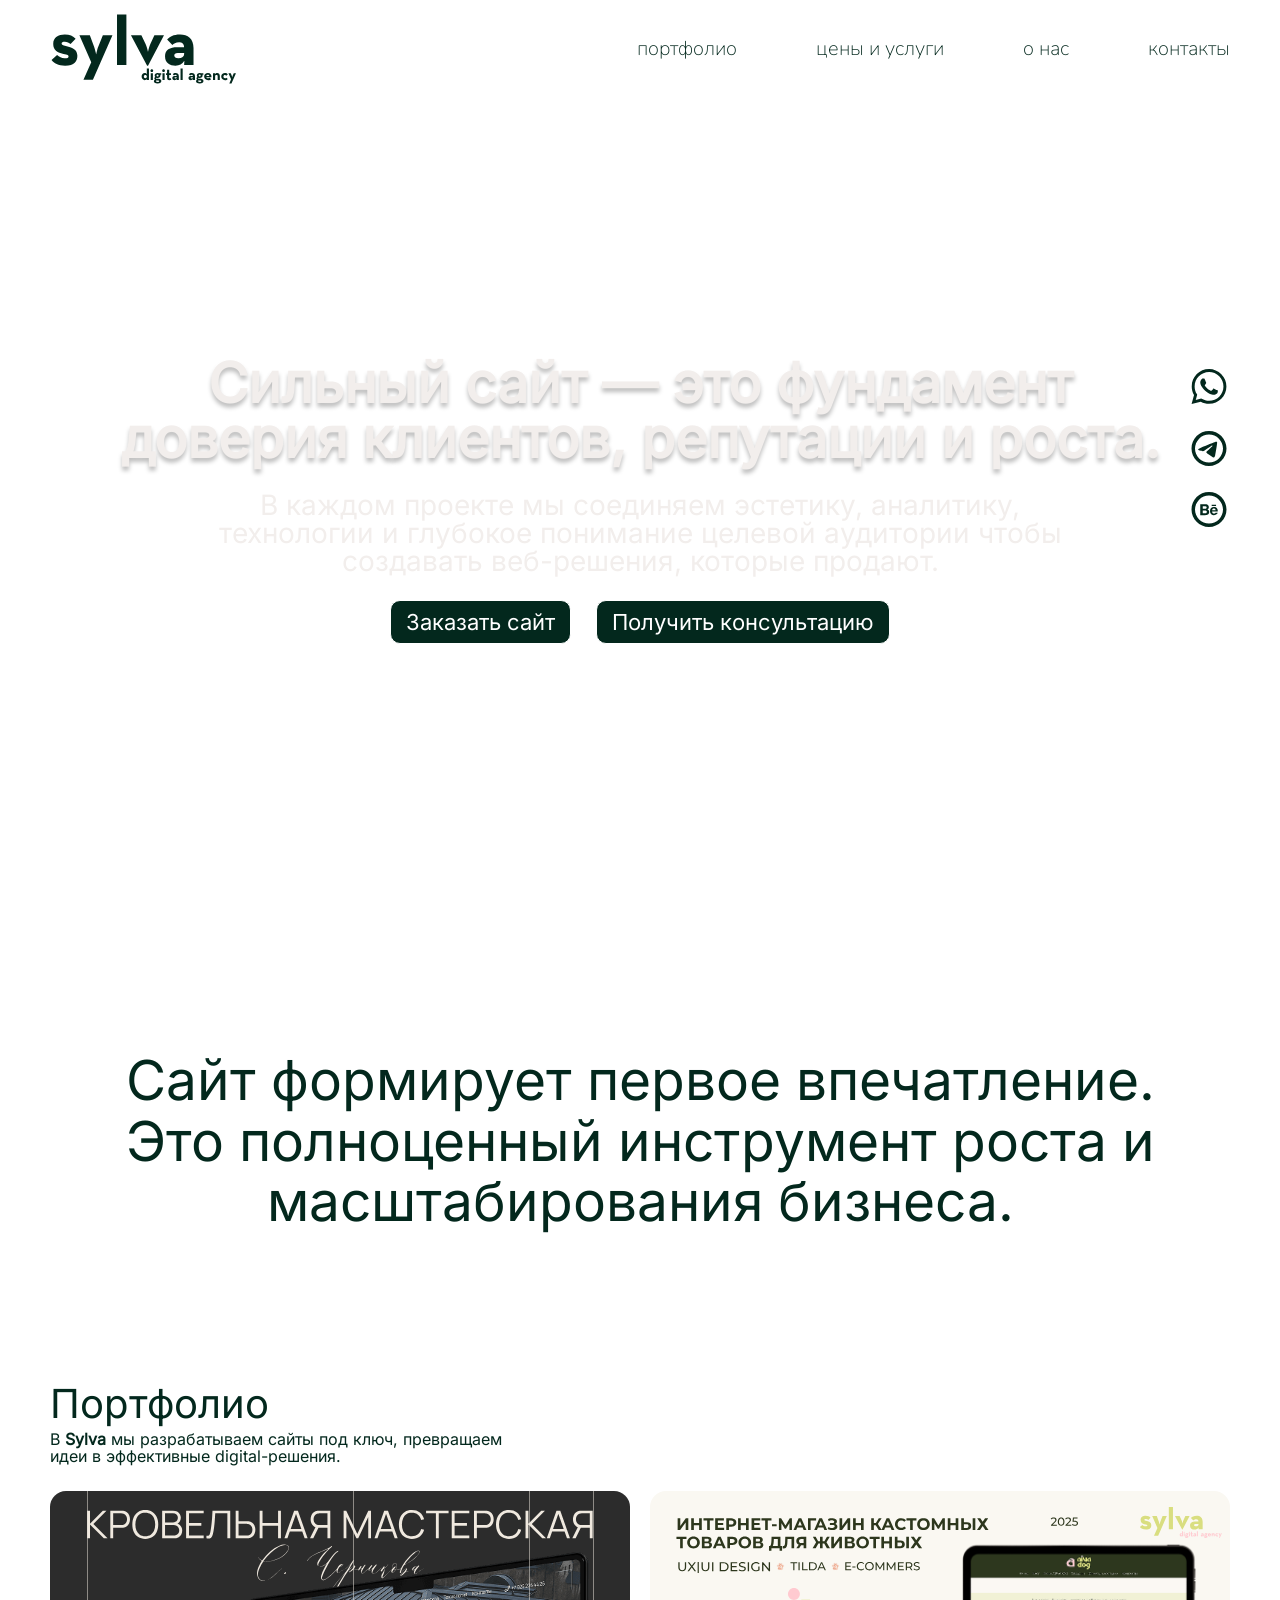
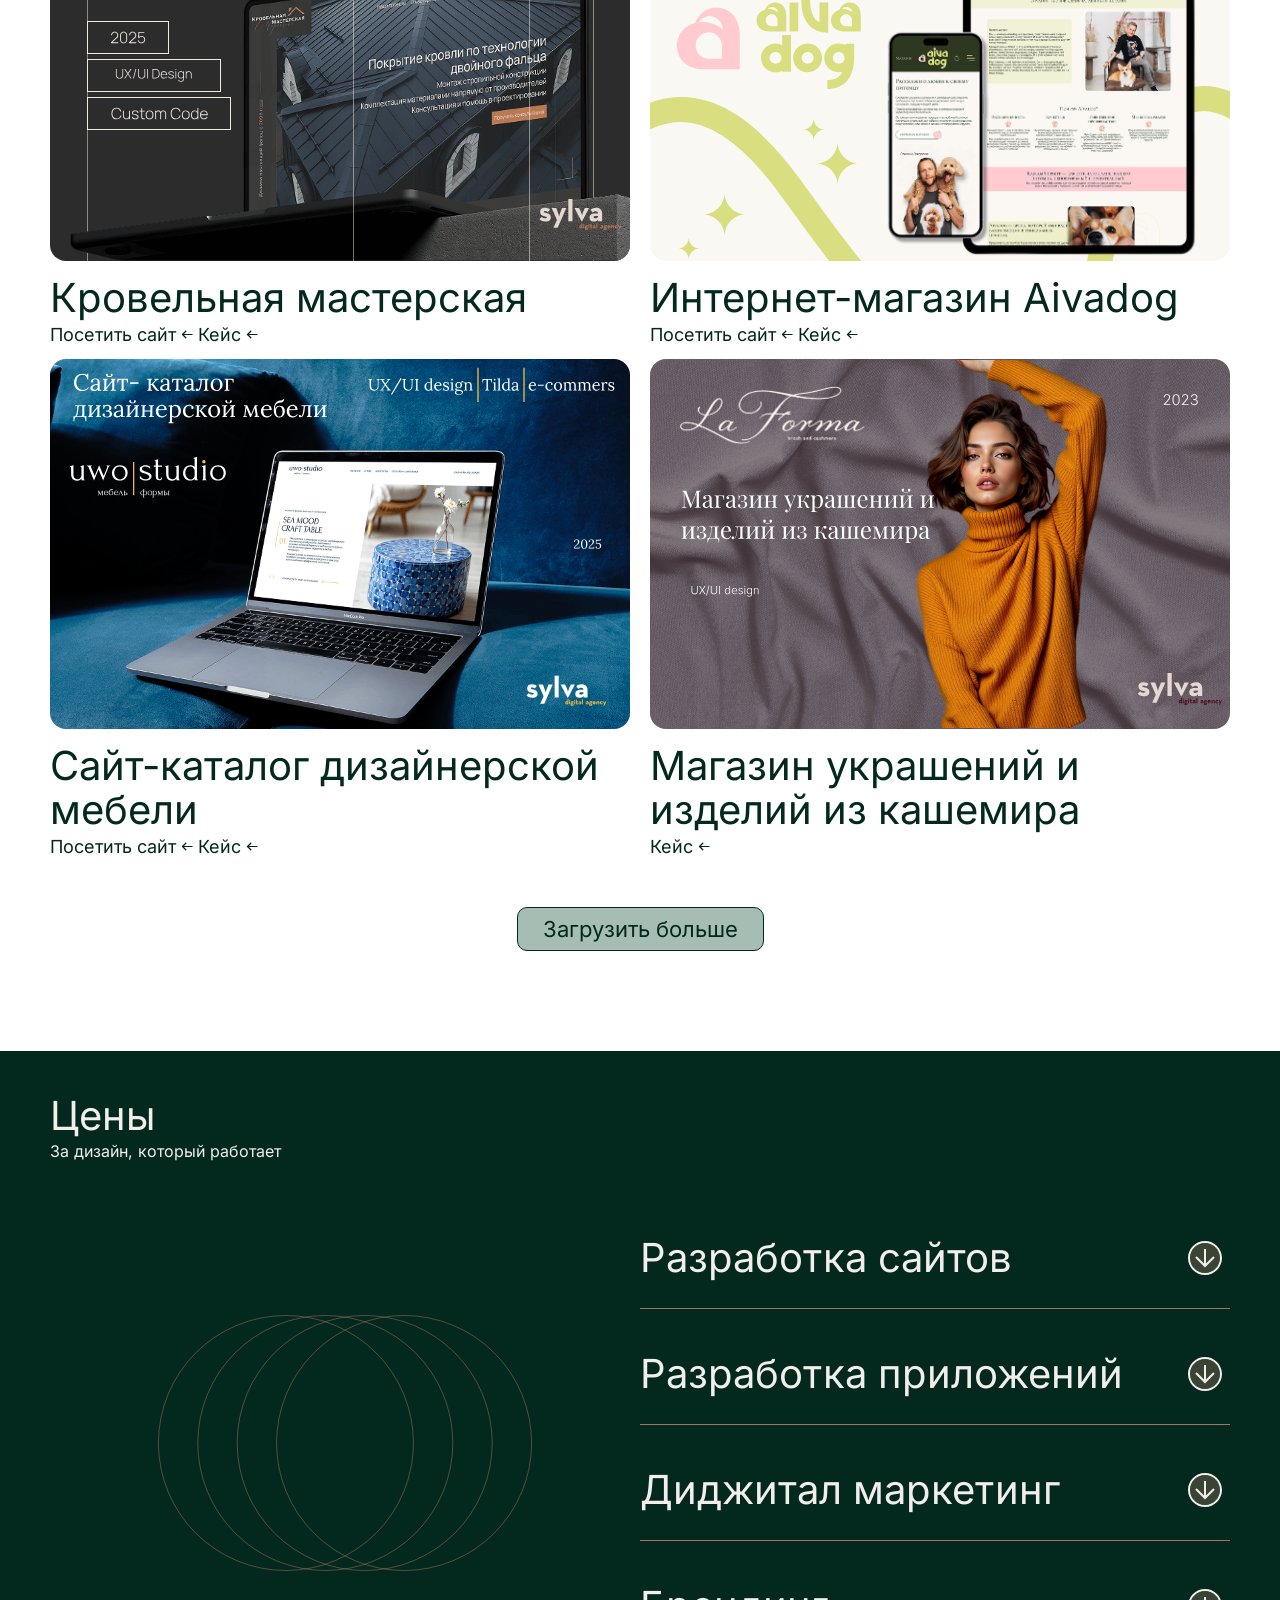
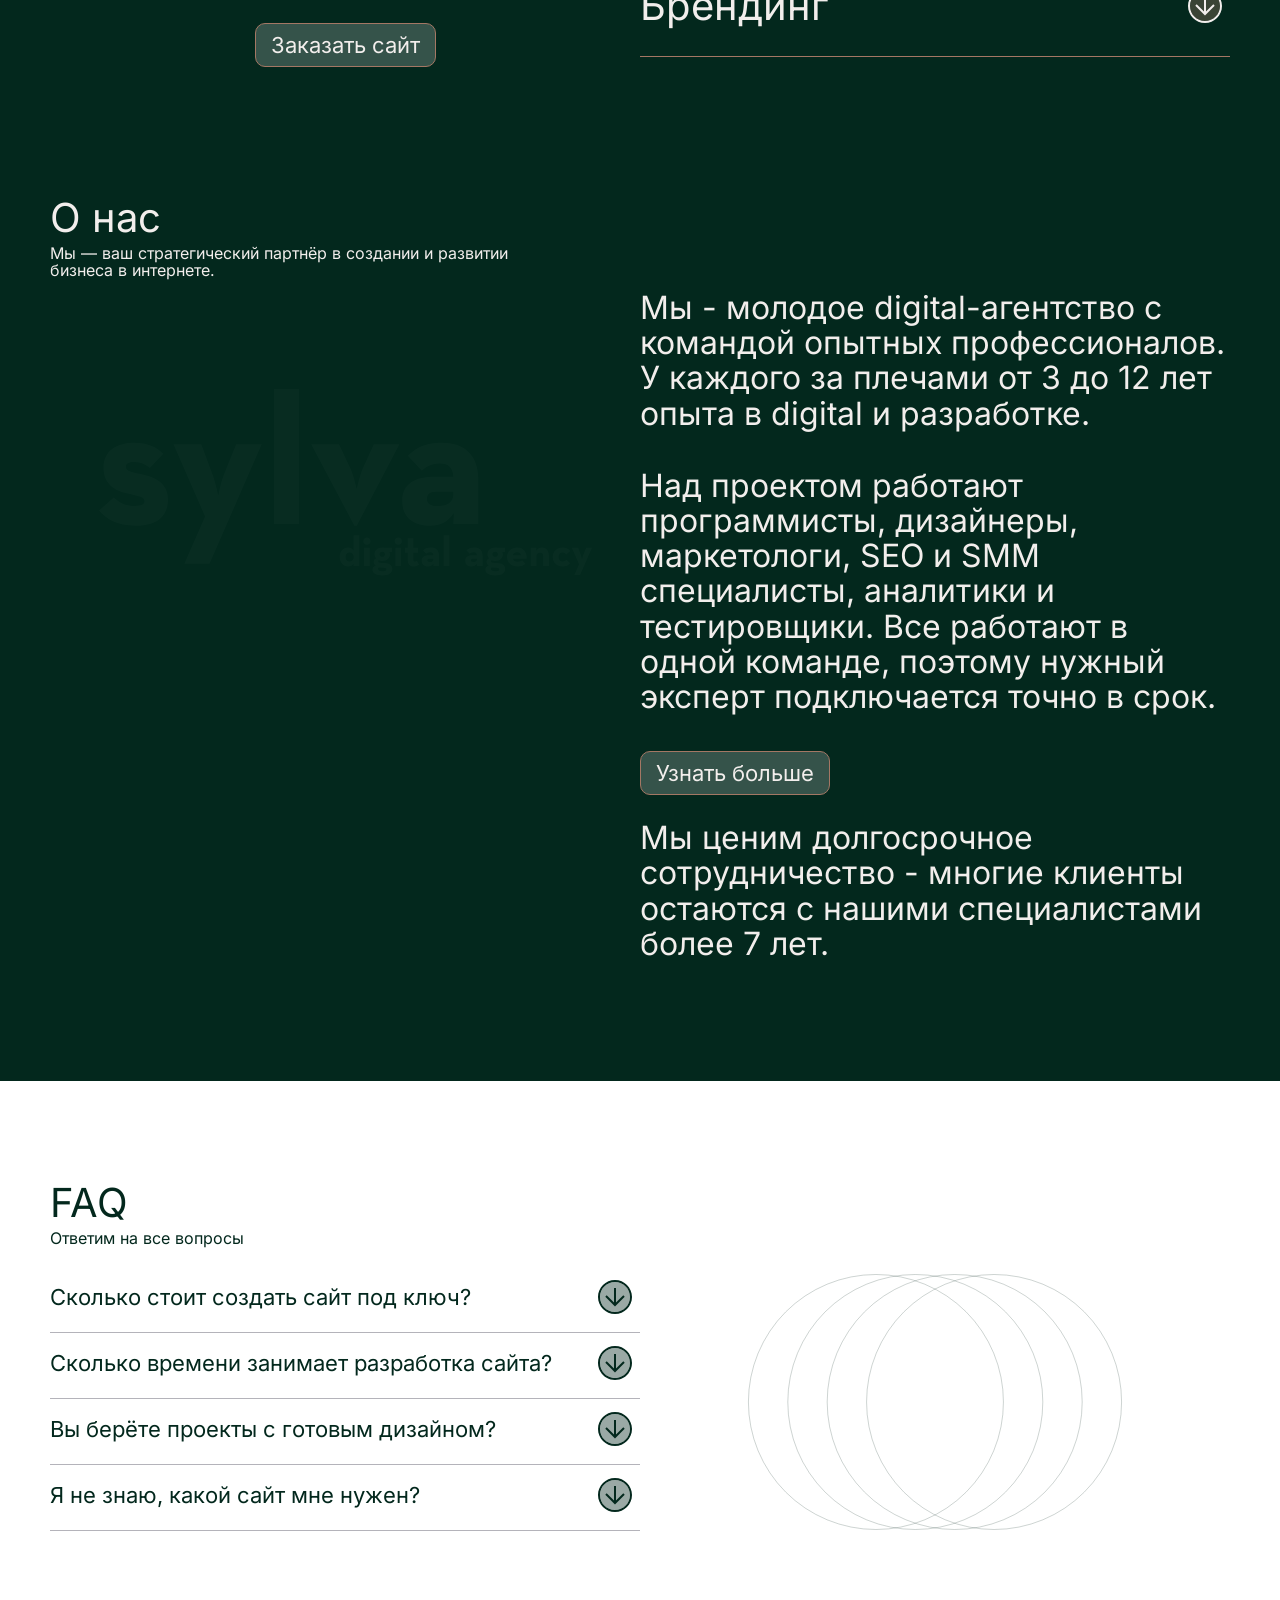
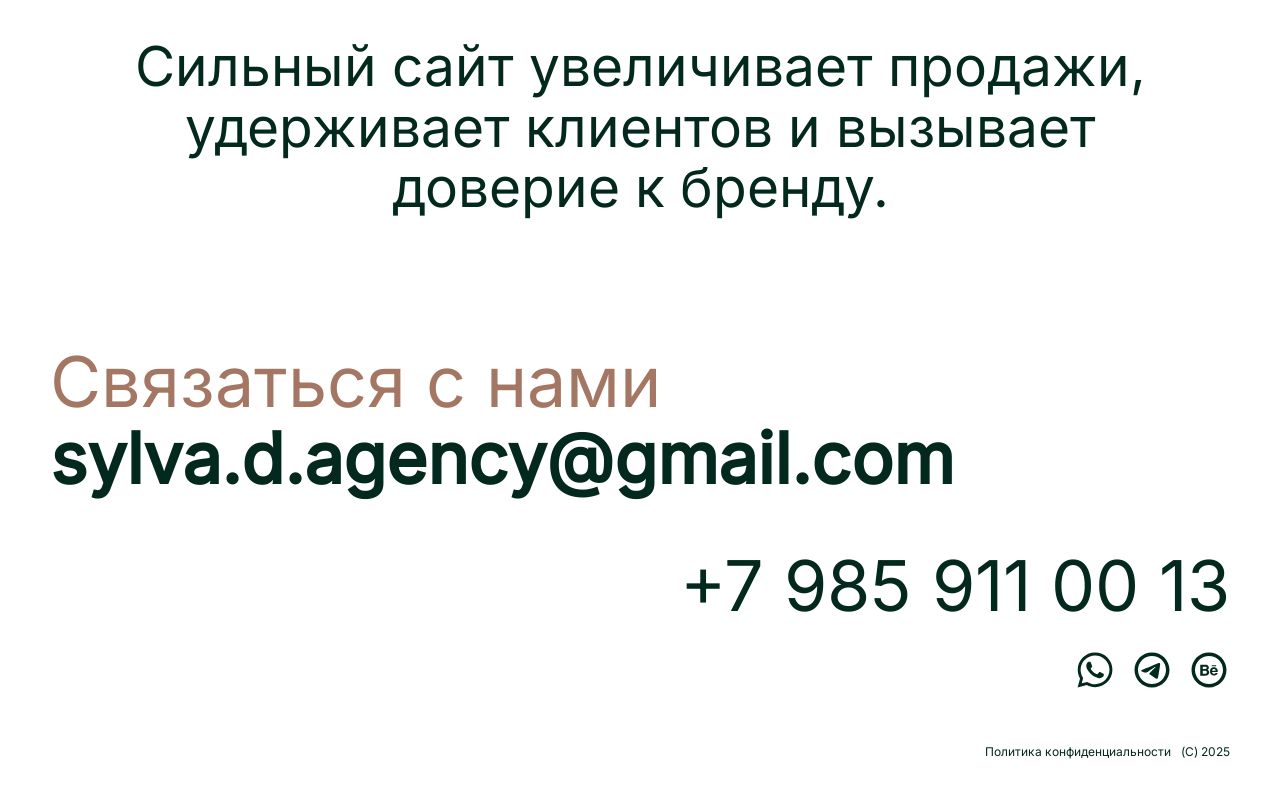
<file: index.html>
<!DOCTYPE html>
<html lang="ru">

<head>
    <meta charset="UTF-8">
    <meta name="viewport" content="width=device-width, initial-scale=1.0">
    <meta http-equiv="X-UA-Compatible" content="IE=edge">

    <!-- SEO Meta Tags -->
    <title>Sylva Digital Agency - Разработка сайтов и цифровых решений</title>
    <meta name="description"
        content="Digital агентство Sylva - создаем цифровые продукты, которые ежедневно пользуются миллионы людей по всему миру. Разработка сайтов, приложений, брендинг.">
    <meta name="keywords" content="digital agency, веб-разработка, дизайн, брендинг, создание сайтов">
    <meta name="author" content="Sylva Digital Agency">

    <!-- Open Graph / Facebook -->
    <!-- <meta property="og:type" content="website">
    <meta property="og:url" content="https://sylva.agency/">
    <meta property="og:title" content="Sylva Digital Agency - Разработка сайтов и цифровых решений">
    <meta property="og:description" content="Digital агентство Sylva - создаем цифровые продукты для вашего бизнеса">
    <meta property="og:image" content="/images/og-image.jpg"> -->

    <!-- Twitter -->
    <!-- <meta property="twitter:card" content="summary_large_image">
    <meta property="twitter:url" content="https://sylva.agency/">
    <meta property="twitter:title" content="Sylva Digital Agency">
    <meta property="twitter:description"
        content="Digital агентство Sylva - создаем цифровые продукты для вашего бизнеса">
    <meta property="twitter:image" content="/images/twitter-image.jpg"> -->

    <!-- Favicon -->
    <link rel="icon" type="image/x-icon" href="/assets/favicon.ico">
    <!-- <link rel="apple-touch-icon" sizes="180x180" href="/apple-touch-icon.png"> -->

    <!-- Critical CSS (только для первого экрана) -->
    <link rel="stylesheet" href="/css/critical.css">
    <link rel="stylesheet" href="/css/main.css">
    <link rel="stylesheet" href="/css/footer.css">
    <!-- Pre важных ресурсов -->
    <!-- <link rel="pre" href="/fonts/main-font.woff2" as="font" type="font/woff2" crossorigin> -->

    <!-- Остальные стили загружаются асинхронно -->
    <link rel="pre" href="/css/main.css" as="style" on="this.on=null;this.rel='stylesheet'">
    <noscript>
        <link rel="stylesheet" href="/css/main.css">
    </noscript>

<!-- Yandex.Metrika counter -->
<script type="text/javascript">
    (function(m,e,t,r,i,k,a){
        m[i]=m[i]||function(){(m[i].a=m[i].a||[]).push(arguments)};
        m[i].l=1*new Date();
        for (var j = 0; j < document.scripts.length; j++) {if (document.scripts[j].src === r) { return; }}
        k=e.createElement(t),a=e.getElementsByTagName(t)[0],k.async=1,k.src=r,a.parentNode.insertBefore(k,a)
    })(window, document,'script','https://mc.yandex.ru/metrika/tag.js?id=104167424', 'ym');

    ym(104167424, 'init', {ssr:true, webvisor:true, clickmap:true, accurateTrackBounce:true, trackLinks:true});
</script>
<noscript><div><img src="https://mc.yandex.ru/watch/104167424" style="position:absolute; left:-9999px;" alt="" /></div></noscript>
<!-- /Yandex.Metrika counter -->

</head>

<body>
    <!-- Coming Soon Overlay - просто удалите этот div когда не нужен -->
    <!-- <div class="coming-soon-overlay" id="comingSoon">
        <div class="coming-soon-content">
            <h1 class="coming-soon-title">Coming Soon</h1>
            <p class="coming-soon-subtitle">Сайт скоро будет доступен</p>
        </div>
        <button class="close-btn" onclick="hideComing()">войти</button>
    </div> -->
    <!-- Cookie Notice -->
    <div class="cookie-notice" id="cookieNotice" role="dialog" aria-label="Уведомление о cookies" hidden>
        <div class="cookie-notice__content">
            <p class="cookie-notice__text">
                Мы используем cookies, чтобы улучшить работу сайта и анализировать поведение пользователей.
                Продолжая пользоваться сайтом, вы соглашаетесь с использованием файлов cookie.
            </p>
            <div class="cookie-notice__buttons">
                <button type="button" class="cookie-notice__accept" id="acceptCookies">Принять</button>
                <a href="/cookies.html" target="_blank" class="cookie-notice__more">Подробнее</a>
            </div>
        </div>
    </div>

    <!-- Header -->
    <header class="header header--default">
        <div class="container">
            <nav class="nav" aria-label="Основная навигация">
                <a href="/" class="logo" aria-label="Sylva Digital Agency">
                    <svg width="187" height="78" viewBox="0 0 187 78" fill="none" xmlns="http://www.w3.org/2000/svg">
                        <path
                            d="M15.12 58.63C8.19 58.63 4.13 56.04 1.54 52.96L7.07 48.06C9.1 50.02 11.69 51.21 14.49 51.21C17.57 51.21 18.55 50.65 18.55 49.39C18.55 47.78 16.66 47.78 11.83 46.52C7.77 45.47 3.22 43.23 3.22 37C3.22 30.28 8.4 27.55 14.77 27.55C19.67 27.55 23.17 29.16 25.62 31.68L20.58 37.07C19.18 35.88 17.08 34.83 14.84 34.83C12.67 34.83 11.62 35.39 11.62 36.58C11.62 38.26 13.51 38.47 17.57 39.38C21.91 40.36 27.37 42.39 27.37 48.69C27.37 54.15 24.5 58.63 15.12 58.63ZM33.4693 72.84L41.2393 55.2L29.4093 28.18H39.8393L44.1093 39.66C45.1593 42.46 46.2093 47.36 46.2093 47.36C46.2093 47.36 47.1193 42.39 48.2393 39.66L52.8593 28.18H62.4493L42.9193 72.84H33.4693ZM67.0157 58V7.46H76.3957V58H67.0157ZM97.1223 58.63L80.9523 28.18H91.3823L95.5823 37.07C96.9823 40.08 98.0323 44.98 98.0323 44.98C98.0323 44.98 99.0123 40.08 100.342 37.07L104.402 28.18H113.992L98.0323 58.63H97.1223ZM134.141 40.29C134.001 36.86 132.321 35.32 129.171 35.32C125.601 35.32 123.711 36.86 122.381 38.05L117.131 32.45C119.931 29.72 123.081 27.55 130.081 27.55C137.711 27.55 143.521 31.68 143.521 41.06V58H134.141L134.351 53.87C132.111 57.3 129.521 58.63 125.531 58.63C120.071 58.63 115.031 56.18 115.031 49.25C115.031 42.88 119.861 40.29 127.211 40.29H134.141ZM134.141 45.89H127.701C125.321 45.89 124.271 46.94 124.271 48.62C124.271 50.3 125.671 51.28 128.331 51.28C132.181 51.28 134.141 49.6 134.141 47.08V45.89Z"
                            fill="#03281D" />
                        <path
                            d="M94.712 73.144C93.048 73.144 91.624 71.672 91.624 69.576C91.624 67.48 93.032 66.04 94.68 66.04C95.768 66.04 96.376 66.472 96.808 67.144V61.448H98.968V73H96.808L96.856 72.008C96.472 72.728 95.752 73.144 94.712 73.144ZM95.336 71.256C96.264 71.256 96.872 70.648 96.872 69.576C96.872 68.568 96.264 67.944 95.336 67.944C94.424 67.944 93.848 68.568 93.848 69.576C93.848 70.648 94.424 71.256 95.336 71.256ZM101.829 65.048C101.093 65.048 100.453 64.488 100.453 63.688C100.453 62.904 101.093 62.344 101.829 62.344C102.565 62.344 103.189 62.904 103.189 63.688C103.189 64.488 102.565 65.048 101.829 65.048ZM100.741 73V66.184H102.901V73H100.741ZM108.6 66.168H111.224V67.704H110.216C110.376 67.944 110.456 68.232 110.456 68.536C110.456 69.992 109.336 71.064 107.592 71.064C107.048 71.064 106.584 70.984 106.2 70.792C106.088 70.888 106.024 71.032 106.024 71.208C106.024 71.528 106.232 71.736 106.728 71.752L108.408 71.832C110.264 71.928 111.32 72.696 111.32 74.024C111.32 75.464 110.264 76.552 107.56 76.552C105.112 76.552 103.896 75.608 103.896 74.312C103.896 73.576 104.376 73.096 105.144 72.808C104.584 72.504 104.328 72.056 104.328 71.432C104.328 70.824 104.664 70.36 105.272 70.088C104.888 69.672 104.664 69.128 104.664 68.536C104.664 67.08 105.848 66.04 107.592 66.04C107.96 66.04 108.296 66.088 108.6 66.168ZM107.56 69.496C108.216 69.496 108.568 69.112 108.568 68.536C108.568 67.992 108.216 67.624 107.56 67.624C106.904 67.624 106.552 67.992 106.552 68.536C106.552 69.112 106.904 69.496 107.56 69.496ZM106.184 73.512C106.056 73.656 105.992 73.832 105.992 74.04C105.992 74.584 106.376 74.936 107.56 74.936C108.824 74.936 109.112 74.6 109.112 74.184C109.112 73.8 108.856 73.672 107.976 73.624L106.184 73.512ZM113.563 65.048C112.827 65.048 112.187 64.488 112.187 63.688C112.187 62.904 112.827 62.344 113.563 62.344C114.299 62.344 114.923 62.904 114.923 63.688C114.923 64.488 114.299 65.048 113.563 65.048ZM112.475 73V66.184H114.635V73H112.475ZM119.435 73.176C118.059 73.176 117.067 72.488 117.067 70.44V67.976H116.059V66.184H117.067V62.632H119.211V66.184H120.955V67.976H119.211V70.504C119.211 71.192 119.435 71.336 119.771 71.336C120.123 71.336 120.379 71.144 120.523 71.048L121.339 72.552C121.003 72.824 120.427 73.176 119.435 73.176ZM126.692 68.952C126.66 68.168 126.276 67.816 125.556 67.816C124.74 67.816 124.308 68.168 124.004 68.44L122.804 67.16C123.444 66.536 124.164 66.04 125.764 66.04C127.508 66.04 128.836 66.984 128.836 69.128V73H126.692L126.74 72.056C126.228 72.84 125.636 73.144 124.724 73.144C123.476 73.144 122.324 72.584 122.324 71C122.324 69.544 123.428 68.952 125.108 68.952H126.692ZM126.692 70.232H125.22C124.676 70.232 124.436 70.472 124.436 70.856C124.436 71.24 124.756 71.464 125.364 71.464C126.244 71.464 126.692 71.08 126.692 70.504V70.232ZM130.537 73V61.448H132.681V73H130.537Z"
                            fill="black" />
                        <path
                            d="M142.864 68.952C142.832 68.168 142.448 67.816 141.728 67.816C140.912 67.816 140.48 68.168 140.176 68.44L138.976 67.16C139.616 66.536 140.336 66.04 141.936 66.04C143.68 66.04 145.008 66.984 145.008 69.128V73H142.864L142.912 72.056C142.4 72.84 141.808 73.144 140.896 73.144C139.648 73.144 138.496 72.584 138.496 71C138.496 69.544 139.6 68.952 141.28 68.952H142.864ZM142.864 70.232H141.392C140.848 70.232 140.608 70.472 140.608 70.856C140.608 71.24 140.928 71.464 141.536 71.464C142.416 71.464 142.864 71.08 142.864 70.504V70.232ZM150.741 66.168H153.365V67.704H152.357C152.517 67.944 152.597 68.232 152.597 68.536C152.597 69.992 151.477 71.064 149.733 71.064C149.189 71.064 148.725 70.984 148.341 70.792C148.229 70.888 148.164 71.032 148.164 71.208C148.164 71.528 148.373 71.736 148.869 71.752L150.549 71.832C152.405 71.928 153.461 72.696 153.461 74.024C153.461 75.464 152.405 76.552 149.701 76.552C147.253 76.552 146.037 75.608 146.037 74.312C146.037 73.576 146.517 73.096 147.285 72.808C146.725 72.504 146.469 72.056 146.469 71.432C146.469 70.824 146.805 70.36 147.413 70.088C147.029 69.672 146.805 69.128 146.805 68.536C146.805 67.08 147.989 66.04 149.733 66.04C150.101 66.04 150.437 66.088 150.741 66.168ZM149.701 69.496C150.357 69.496 150.709 69.112 150.709 68.536C150.709 67.992 150.357 67.624 149.701 67.624C149.045 67.624 148.693 67.992 148.693 68.536C148.693 69.112 149.045 69.496 149.701 69.496ZM148.325 73.512C148.197 73.656 148.133 73.832 148.133 74.04C148.133 74.584 148.517 74.936 149.701 74.936C150.965 74.936 151.253 74.6 151.253 74.184C151.253 73.8 150.997 73.672 150.117 73.624L148.325 73.512ZM156.347 70.248C156.555 70.952 157.131 71.352 158.107 71.352C158.891 71.352 159.483 71.048 159.819 70.808L161.051 72.136C160.395 72.712 159.563 73.144 158.139 73.144C155.707 73.144 154.139 71.672 154.139 69.576C154.139 67.512 155.787 66.04 157.899 66.04C160.347 66.04 161.675 67.864 161.515 70.248H156.347ZM156.315 69H159.339C159.243 68.248 158.763 67.8 157.915 67.8C157.067 67.8 156.491 68.184 156.315 69ZM162.989 73V66.184H165.149L165.101 67.304C165.517 66.488 166.317 66.04 167.261 66.04C168.749 66.04 169.821 67.128 169.821 69.064V73H167.661V69.208C167.661 68.44 167.293 68.008 166.525 68.008C165.661 68.008 165.149 68.488 165.149 69.352V73H162.989ZM174.961 73.144C172.833 73.144 171.233 71.672 171.233 69.576C171.233 67.512 172.833 66.04 174.961 66.04C176.321 66.04 177.137 66.536 177.825 67.4L176.289 68.648C176.033 68.232 175.505 67.928 174.961 67.928C173.985 67.928 173.441 68.616 173.441 69.576C173.441 70.568 173.985 71.272 174.961 71.272C175.649 71.272 176.017 70.952 176.337 70.632L177.793 71.912C177.121 72.664 176.321 73.144 174.961 73.144ZM179.322 76.392L181.098 72.36L178.394 66.184H180.778L181.754 68.808C181.994 69.448 182.234 70.568 182.234 70.568C182.234 70.568 182.442 69.432 182.698 68.808L183.754 66.184H185.946L181.482 76.392H179.322Z"
                            fill="black" />
                    </svg>
                </a>
                <!-- Desktop Navigation -->
                <ul class="nav__list">
                    <li><a href="#portfolio" class="nav__link">портфолио</a></li>
                    <li><a href="#prices" class="nav__link">цены и услуги</a></li>
                    <li><a href="#about" class="nav__link">о нас</a></li>
                    <!-- <li><a href="#blog" class="nav__link">блог</a></li> -->
                    <li><a href="#contacts" class="nav__link">контакты</a></li>
                </ul>

                <!-- Mobile CTA Button -->
                <a href="/order.html" class="btn btn--primary nav__cta-mobile">Заказать сайт</a>

                <!-- Mobile Menu Button -->
                <button type="button" class="burger" id="burgerBtn" aria-label="Открыть меню" aria-expanded="false"
                    aria-controls="mobileMenu">
                    <svg width="35" height="35" viewBox="0 0 35 35" fill="none" xmlns="http://www.w3.org/2000/svg">
                        <path fill-rule="evenodd" clip-rule="evenodd"
                            d="M5.10433 7.29167C4.71756 7.29167 4.34662 7.44531 4.07313 7.7188C3.79964 7.99229 3.646 8.36323 3.646 8.75C3.646 9.13678 3.79964 9.50771 4.07313 9.7812C4.34662 10.0547 4.71756 10.2083 5.10433 10.2083H29.896C30.2828 10.2083 30.6537 10.0547 30.9272 9.7812C31.2007 9.50771 31.3543 9.13678 31.3543 8.75C31.3543 8.36323 31.2007 7.99229 30.9272 7.7188C30.6537 7.44531 30.2828 7.29167 29.896 7.29167H5.10433ZM3.646 17.5C3.646 17.1132 3.79964 16.7423 4.07313 16.4688C4.34662 16.1953 4.71756 16.0417 5.10433 16.0417H29.896C30.2828 16.0417 30.6537 16.1953 30.9272 16.4688C31.2007 16.7423 31.3543 17.1132 31.3543 17.5C31.3543 17.8868 31.2007 18.2577 30.9272 18.5312C30.6537 18.8047 30.2828 18.9583 29.896 18.9583H5.10433C4.71756 18.9583 4.34662 18.8047 4.07313 18.5312C3.79964 18.2577 3.646 17.8868 3.646 17.5ZM3.646 26.2515C3.646 25.8647 3.79964 25.4938 4.07313 25.2203C4.34662 24.9468 4.71756 24.7931 5.10433 24.7931H29.896C30.2828 24.7931 30.6537 24.9468 30.9272 25.2203C31.2007 25.4938 31.3543 25.8647 31.3543 26.2515C31.3543 26.6382 31.2007 27.0092 30.9272 27.2827C30.6537 27.5561 30.2828 27.7098 29.896 27.7098H5.10433C4.71756 27.7098 4.34662 27.5561 4.07313 27.2827C3.79964 27.0092 3.646 26.6382 3.646 26.2515Z"
                            fill="black" />
                    </svg>
                </button>
            </nav>
        </div>

        <!-- Mobile Menu -->

    </header>
    <div class="mobile-menu" id="mobileMenu" aria-hidden="true">
        <nav class="mobile-menu__nav" aria-label="Мобильная навигация">
            <ul class="mobile-menu__list">
                <li><a href="#portfolio" class="nav__link">портфолио</a></li>
                <li><a href="#prices" class="nav__link">цены и услуги</a></li>
                <li><a href="#about" class="nav__link">о нас</a></li>
                <!-- <li><a href="#blog" class="nav__link">блог</a></li> -->
                <li><a href="#contacts" class="nav__link">контакты</a></li>
            </ul>
        </nav>
        <nav class="mobile-menu__social-media" aria-label="Социальные сети">
            <ul class="social-links">
                <li><a href="https://wa.me/79859110013" target="_blank" rel="noopener noreferrer">
                        <svg width="42" height="43" viewBox="0 0 42 43" fill="none" xmlns="http://www.w3.org/2000/svg">
                            <path
                                d="M33.3375 9.0925C31.7329 7.47219 29.8218 6.18744 27.7156 5.31314C25.6095 4.43883 23.3504 3.99245 21.07 4C11.515 4 3.7275 11.7875 3.7275 21.3425C3.7275 24.405 4.5325 27.38 6.0375 30.005L3.5875 39L12.775 36.585C15.3125 37.9675 18.165 38.7025 21.07 38.7025C30.625 38.7025 38.4125 30.915 38.4125 21.36C38.4125 16.7225 36.61 12.365 33.3375 9.0925ZM21.07 35.7625C18.48 35.7625 15.9425 35.0625 13.72 33.75L13.195 33.435L7.735 34.87L9.1875 29.55L8.8375 29.0075C7.39821 26.7099 6.63412 24.0537 6.6325 21.3425C6.6325 13.3975 13.1075 6.9225 21.0525 6.9225C24.9025 6.9225 28.525 8.4275 31.2375 11.1575C32.5808 12.4943 33.6454 14.0845 34.3693 15.8358C35.0933 17.5872 35.4623 19.4649 35.455 21.36C35.49 29.305 29.015 35.7625 21.07 35.7625ZM28.98 24.9825C28.5425 24.7725 26.4075 23.7225 26.0225 23.565C25.62 23.425 25.34 23.355 25.0425 23.775C24.745 24.2125 23.9225 25.1925 23.6775 25.4725C23.4325 25.77 23.17 25.805 22.7325 25.5775C22.295 25.3675 20.895 24.895 19.25 23.425C17.955 22.27 17.0975 20.8525 16.835 20.415C16.59 19.9775 16.8 19.75 17.0275 19.5225C17.22 19.33 17.465 19.015 17.675 18.77C17.885 18.525 17.9725 18.3325 18.1125 18.0525C18.2525 17.755 18.1825 17.51 18.0775 17.3C17.9725 17.09 17.0975 14.955 16.7475 14.08C16.3975 13.24 16.03 13.345 15.7675 13.3275H14.9275C14.63 13.3275 14.175 13.4325 13.7725 13.87C13.3875 14.3075 12.2675 15.3575 12.2675 17.4925C12.2675 19.6275 13.825 21.6925 14.035 21.9725C14.245 22.27 17.0975 26.645 21.4375 28.5175C22.47 28.9725 23.275 29.235 23.905 29.4275C24.9375 29.76 25.8825 29.7075 26.635 29.6025C27.475 29.48 29.2075 28.5525 29.5575 27.5375C29.925 26.5225 29.925 25.665 29.8025 25.4725C29.68 25.28 29.4175 25.1925 28.98 24.9825Z"
                                fill="#03281D" />
                        </svg>

                    </a></li>
                <li><a href="https://t.me/Sylva_agency" target="_blank" rel="noopener noreferrer">
                        <svg width="42" height="43" viewBox="0 0 42 43" fill="none" xmlns="http://www.w3.org/2000/svg">
                            <path
                                d="M35 21.5C35 25.213 33.525 28.774 30.8995 31.3995C28.274 34.025 24.713 35.5 21 35.5C17.287 35.5 13.726 34.025 11.1005 31.3995C8.475 28.774 7 25.213 7 21.5C7 17.787 8.475 14.226 11.1005 11.6005C13.726 8.975 17.287 7.5 21 7.5C24.713 7.5 28.274 8.975 30.8995 11.6005C33.525 14.226 35 17.787 35 21.5ZM21 39C30.6652 39 38.5 31.1652 38.5 21.5C38.5 11.8348 30.6652 4 21 4C11.3348 4 3.5 11.8348 3.5 21.5C3.5 31.1652 11.3348 39 21 39ZM21.6265 16.9185C19.9255 17.6267 16.5241 19.0926 11.4222 21.3162C10.5928 21.6453 10.1588 21.9672 10.1202 22.2822C10.0538 22.8142 10.7205 23.0243 11.6287 23.3095L12.0103 23.432C12.9028 23.7225 14.1068 24.062 14.7315 24.076C15.2985 24.0877 15.9308 23.8543 16.6285 23.376C21.3955 20.156 23.856 18.5291 24.01 18.4952C24.1203 18.4707 24.2708 18.4393 24.3722 18.5303C24.4755 18.6213 24.465 18.7927 24.4545 18.84C24.388 19.1217 21.77 21.556 20.4155 22.8143C20.0142 23.1923 19.6157 23.5732 19.2202 23.957C18.3907 24.7568 17.7678 25.357 19.2553 26.337C20.762 27.331 22.2827 28.3215 23.7528 29.3697C24.4772 29.8877 25.1283 30.3498 25.9333 30.278C26.4005 30.2343 26.8835 29.795 27.1285 28.4825C27.7095 25.385 28.8488 18.6685 29.1112 15.9C29.1265 15.6704 29.1165 15.4397 29.0815 15.2122C29.0608 15.0292 28.9721 14.8605 28.833 14.7397C28.623 14.5682 28.2993 14.5333 28.1558 14.535C27.4978 14.5473 26.488 14.8973 21.6283 16.9185"
                                fill="#03281D" />
                        </svg>

                    </a></li>
                <li><a href="https://www.behance.net/sylva_agency" target="_blank" rel="noopener noreferrer">
                        <svg width="42" height="43" viewBox="0 0 42 43" fill="none" xmlns="http://www.w3.org/2000/svg">
                            <path
                                d="M21 35.5C24.713 35.5 28.274 34.025 30.8995 31.3995C33.525 28.774 35 25.213 35 21.5C35 17.787 33.525 14.226 30.8995 11.6005C28.274 8.975 24.713 7.5 21 7.5C17.287 7.5 13.726 8.975 11.1005 11.6005C8.475 14.226 7 17.787 7 21.5C7 25.213 8.475 28.774 11.1005 31.3995C13.726 34.025 17.287 35.5 21 35.5ZM21 39C11.3348 39 3.5 31.1652 3.5 21.5C3.5 11.8348 11.3348 4 21 4C30.6652 4 38.5 11.8348 38.5 21.5C38.5 31.1652 30.6652 39 21 39Z"
                                fill="#03281D" />
                            <path
                                d="M28.0525 17.79H23.6687V16.7015H28.0543V17.7918L28.0525 17.79ZM20.7498 22.2577C21.0333 22.6952 21.1744 23.2267 21.1733 23.852C21.1756 24.4983 21.0146 25.0776 20.6903 25.5898C20.4735 25.95 20.1837 26.2609 19.8395 26.5023C19.4953 26.7437 19.1043 26.9104 18.6917 26.9915C18.1854 27.0932 17.6699 27.1424 17.1535 27.1385H12.25V16.25H17.5087C18.8341 16.2698 19.7738 16.6566 20.328 17.4103C20.6605 17.8723 20.8267 18.4264 20.8267 19.0727C20.8267 19.7377 20.6587 20.2721 20.3228 20.6758C20.1361 20.9033 19.8602 21.1098 19.495 21.2953C20.0492 21.4971 20.4674 21.8179 20.7498 22.2577ZM14.7613 20.5428H17.066C17.5385 20.5428 17.9218 20.4529 18.2158 20.2732C18.5109 20.0936 18.6585 19.7745 18.6585 19.316C18.6585 18.8085 18.4637 18.4737 18.074 18.3115C17.6567 18.188 17.2228 18.1302 16.7877 18.14H14.7613V20.5428ZM18.8807 23.6962C18.8807 23.1304 18.6497 22.7419 18.1877 22.5307C17.9276 22.4117 17.5647 22.3499 17.0992 22.3452H14.7613V25.2467H17.0625C17.535 25.2479 17.9025 25.1843 18.165 25.056C18.6422 24.8203 18.8807 24.3671 18.8807 23.6962ZM29.68 21.9253C29.7337 22.2822 29.7564 22.7985 29.7482 23.474H24.0695C24.0998 24.258 24.3717 24.8063 24.885 25.119C25.193 25.3162 25.5675 25.4142 26.0085 25.413C26.4717 25.4142 26.8491 25.2946 27.1407 25.0543C27.3138 24.9048 27.4559 24.7229 27.559 24.5188H29.6415C29.5867 24.9819 29.3347 25.4521 28.8855 25.9293C28.1855 26.6876 27.2073 27.0667 25.9508 27.0667C24.9506 27.0801 23.9778 26.7406 23.2032 26.1078C22.4111 25.4684 22.0144 24.4272 22.0133 22.984C22.0133 21.6307 22.3714 20.5941 23.0877 19.8743C23.8053 19.1521 24.7357 18.7916 25.879 18.7928C26.5557 18.7928 27.167 18.9141 27.713 19.1568C28.2567 19.4018 28.7052 19.7868 29.0588 20.3118C29.3784 20.7761 29.5855 21.3139 29.68 21.9253ZM27.6325 22.1283C27.594 21.5858 27.412 21.1751 27.0865 20.8962C26.7502 20.6107 26.32 20.4598 25.879 20.4728C25.354 20.4739 24.948 20.6232 24.661 20.9207C24.3728 21.2182 24.192 21.6208 24.1185 22.1283H27.6325Z"
                                fill="#03281D" />
                        </svg>

                    </a></li>

            </ul>
        </nav>
    </div>
    <!-- Main Content -->
    <main>
        <!-- Hero Section -->
        <section class="hero" aria-label="Главный экран">
 <div class="hero__video" aria-hidden="true">
    <!-- Статичное изображение-замена -->
    <img class="hero__fallback-img" src="/images/bg-sylva480.png" alt="">

    <!-- Ваше существующее видео -->
    <video id="heroVideo" class="hero__video-el" preload="metadata" playsinline webkit-playsinline muted loop autoplay poster="/images/background-first-screen2.png">
        <source src="/images/Sylva-video480.mp4" type="video/mp4" media="(max-width: 480px)">
        <source src="/images/Sylva-video720.mp4" type="video/mp4" media="(max-width: 720px)">
        <source src="/images/Sylva-video.mp4" type="video/mp4">
    </video>
</div>
            <div class="container">

                <h1 class="hero__title">
                    Сильный сайт — это фундамент<br>доверия клиентов, репутации и роста.
                </h1>
                <p class="hero__subtitle">
                    В каждом проекте мы соединяем эстетику, аналитику,<br>технологии и глубокое понимание целевой
                    аудитории чтобы<br>создавать веб-решения, которые продают.
                </p>
                <article class="hero__buttons">
                    <a href="/order.html" class="btn btn--primary hero__cta"><span>Заказать сайт</span></a>
                    <a href="/order.html" class="btn btn--primary hero__cta js-cta-modal"><span>Получить
                            консультацию</span></a>
                </article>

                <nav class="hero__social-media" aria-label="Социальные сети">
                    <ul class="social-links">
                        <li><a href="https://wa.me/79859110013" target="_blank" rel="noopener noreferrer">
                                <svg width="42" height="43" viewBox="0 0 42 43" fill="none"
                                    xmlns="http://www.w3.org/2000/svg">
                                    <path
                                        d="M33.3375 9.0925C31.7329 7.47219 29.8218 6.18744 27.7156 5.31314C25.6095 4.43883 23.3504 3.99245 21.07 4C11.515 4 3.7275 11.7875 3.7275 21.3425C3.7275 24.405 4.5325 27.38 6.0375 30.005L3.5875 39L12.775 36.585C15.3125 37.9675 18.165 38.7025 21.07 38.7025C30.625 38.7025 38.4125 30.915 38.4125 21.36C38.4125 16.7225 36.61 12.365 33.3375 9.0925ZM21.07 35.7625C18.48 35.7625 15.9425 35.0625 13.72 33.75L13.195 33.435L7.735 34.87L9.1875 29.55L8.8375 29.0075C7.39821 26.7099 6.63412 24.0537 6.6325 21.3425C6.6325 13.3975 13.1075 6.9225 21.0525 6.9225C24.9025 6.9225 28.525 8.4275 31.2375 11.1575C32.5808 12.4943 33.6454 14.0845 34.3693 15.8358C35.0933 17.5872 35.4623 19.4649 35.455 21.36C35.49 29.305 29.015 35.7625 21.07 35.7625ZM28.98 24.9825C28.5425 24.7725 26.4075 23.7225 26.0225 23.565C25.62 23.425 25.34 23.355 25.0425 23.775C24.745 24.2125 23.9225 25.1925 23.6775 25.4725C23.4325 25.77 23.17 25.805 22.7325 25.5775C22.295 25.3675 20.895 24.895 19.25 23.425C17.955 22.27 17.0975 20.8525 16.835 20.415C16.59 19.9775 16.8 19.75 17.0275 19.5225C17.22 19.33 17.465 19.015 17.675 18.77C17.885 18.525 17.9725 18.3325 18.1125 18.0525C18.2525 17.755 18.1825 17.51 18.0775 17.3C17.9725 17.09 17.0975 14.955 16.7475 14.08C16.3975 13.24 16.03 13.345 15.7675 13.3275H14.9275C14.63 13.3275 14.175 13.4325 13.7725 13.87C13.3875 14.3075 12.2675 15.3575 12.2675 17.4925C12.2675 19.6275 13.825 21.6925 14.035 21.9725C14.245 22.27 17.0975 26.645 21.4375 28.5175C22.47 28.9725 23.275 29.235 23.905 29.4275C24.9375 29.76 25.8825 29.7075 26.635 29.6025C27.475 29.48 29.2075 28.5525 29.5575 27.5375C29.925 26.5225 29.925 25.665 29.8025 25.4725C29.68 25.28 29.4175 25.1925 28.98 24.9825Z"
                                        fill="#03281D" />
                                </svg>

                            </a></li>
                        <li><a href="https://t.me/Sylva_agency" target="_blank" rel="noopener noreferrer">
                                <svg width="42" height="43" viewBox="0 0 42 43" fill="none"
                                    xmlns="http://www.w3.org/2000/svg">
                                    <path
                                        d="M35 21.5C35 25.213 33.525 28.774 30.8995 31.3995C28.274 34.025 24.713 35.5 21 35.5C17.287 35.5 13.726 34.025 11.1005 31.3995C8.475 28.774 7 25.213 7 21.5C7 17.787 8.475 14.226 11.1005 11.6005C13.726 8.975 17.287 7.5 21 7.5C24.713 7.5 28.274 8.975 30.8995 11.6005C33.525 14.226 35 17.787 35 21.5ZM21 39C30.6652 39 38.5 31.1652 38.5 21.5C38.5 11.8348 30.6652 4 21 4C11.3348 4 3.5 11.8348 3.5 21.5C3.5 31.1652 11.3348 39 21 39ZM21.6265 16.9185C19.9255 17.6267 16.5241 19.0926 11.4222 21.3162C10.5928 21.6453 10.1588 21.9672 10.1202 22.2822C10.0538 22.8142 10.7205 23.0243 11.6287 23.3095L12.0103 23.432C12.9028 23.7225 14.1068 24.062 14.7315 24.076C15.2985 24.0877 15.9308 23.8543 16.6285 23.376C21.3955 20.156 23.856 18.5291 24.01 18.4952C24.1203 18.4707 24.2708 18.4393 24.3722 18.5303C24.4755 18.6213 24.465 18.7927 24.4545 18.84C24.388 19.1217 21.77 21.556 20.4155 22.8143C20.0142 23.1923 19.6157 23.5732 19.2202 23.957C18.3907 24.7568 17.7678 25.357 19.2553 26.337C20.762 27.331 22.2827 28.3215 23.7528 29.3697C24.4772 29.8877 25.1283 30.3498 25.9333 30.278C26.4005 30.2343 26.8835 29.795 27.1285 28.4825C27.7095 25.385 28.8488 18.6685 29.1112 15.9C29.1265 15.6704 29.1165 15.4397 29.0815 15.2122C29.0608 15.0292 28.9721 14.8605 28.833 14.7397C28.623 14.5682 28.2993 14.5333 28.1558 14.535C27.4978 14.5473 26.488 14.8973 21.6283 16.9185"
                                        fill="#03281D" />
                                </svg>

                            </a></li>
                        <li><a href="https://www.behance.net/sylva_agency" target="_blank" rel="noopener noreferrer">
                                <svg width="42" height="43" viewBox="0 0 42 43" fill="none"
                                    xmlns="http://www.w3.org/2000/svg">
                                    <path
                                        d="M21 35.5C24.713 35.5 28.274 34.025 30.8995 31.3995C33.525 28.774 35 25.213 35 21.5C35 17.787 33.525 14.226 30.8995 11.6005C28.274 8.975 24.713 7.5 21 7.5C17.287 7.5 13.726 8.975 11.1005 11.6005C8.475 14.226 7 17.787 7 21.5C7 25.213 8.475 28.774 11.1005 31.3995C13.726 34.025 17.287 35.5 21 35.5ZM21 39C11.3348 39 3.5 31.1652 3.5 21.5C3.5 11.8348 11.3348 4 21 4C30.6652 4 38.5 11.8348 38.5 21.5C38.5 31.1652 30.6652 39 21 39Z"
                                        fill="#03281D" />
                                    <path
                                        d="M28.0525 17.79H23.6687V16.7015H28.0543V17.7918L28.0525 17.79ZM20.7498 22.2577C21.0333 22.6952 21.1744 23.2267 21.1733 23.852C21.1756 24.4983 21.0146 25.0776 20.6903 25.5898C20.4735 25.95 20.1837 26.2609 19.8395 26.5023C19.4953 26.7437 19.1043 26.9104 18.6917 26.9915C18.1854 27.0932 17.6699 27.1424 17.1535 27.1385H12.25V16.25H17.5087C18.8341 16.2698 19.7738 16.6566 20.328 17.4103C20.6605 17.8723 20.8267 18.4264 20.8267 19.0727C20.8267 19.7377 20.6587 20.2721 20.3228 20.6758C20.1361 20.9033 19.8602 21.1098 19.495 21.2953C20.0492 21.4971 20.4674 21.8179 20.7498 22.2577ZM14.7613 20.5428H17.066C17.5385 20.5428 17.9218 20.4529 18.2158 20.2732C18.5109 20.0936 18.6585 19.7745 18.6585 19.316C18.6585 18.8085 18.4637 18.4737 18.074 18.3115C17.6567 18.188 17.2228 18.1302 16.7877 18.14H14.7613V20.5428ZM18.8807 23.6962C18.8807 23.1304 18.6497 22.7419 18.1877 22.5307C17.9276 22.4117 17.5647 22.3499 17.0992 22.3452H14.7613V25.2467H17.0625C17.535 25.2479 17.9025 25.1843 18.165 25.056C18.6422 24.8203 18.8807 24.3671 18.8807 23.6962ZM29.68 21.9253C29.7337 22.2822 29.7564 22.7985 29.7482 23.474H24.0695C24.0998 24.258 24.3717 24.8063 24.885 25.119C25.193 25.3162 25.5675 25.4142 26.0085 25.413C26.4717 25.4142 26.8491 25.2946 27.1407 25.0543C27.3138 24.9048 27.4559 24.7229 27.559 24.5188H29.6415C29.5867 24.9819 29.3347 25.4521 28.8855 25.9293C28.1855 26.6876 27.2073 27.0667 25.9508 27.0667C24.9506 27.0801 23.9778 26.7406 23.2032 26.1078C22.4111 25.4684 22.0144 24.4272 22.0133 22.984C22.0133 21.6307 22.3714 20.5941 23.0877 19.8743C23.8053 19.1521 24.7357 18.7916 25.879 18.7928C26.5557 18.7928 27.167 18.9141 27.713 19.1568C28.2567 19.4018 28.7052 19.7868 29.0588 20.3118C29.3784 20.7761 29.5855 21.3139 29.68 21.9253ZM27.6325 22.1283C27.594 21.5858 27.412 21.1751 27.0865 20.8962C26.7502 20.6107 26.32 20.4598 25.879 20.4728C25.354 20.4739 24.948 20.6232 24.661 20.9207C24.3728 21.2182 24.192 21.6208 24.1185 22.1283H27.6325Z"
                                        fill="#03281D" />
                                </svg>

                            </a></li>

                    </ul>
                </nav>

            </div>
        </section>

        <!-- Mission Section -->
        <section class="mission" aria-label="Наша миссия">
            <div class="container">
                <h2 class="mission__title">
                    Сайт формирует первое впечатление.<br class="br-desktop"><br class="br-tablet">
                    Это полноценный инструмент роста и<br class="br-desktop"><br class="br-tablet">масштабирования
                    бизнеса.
                </h2>
                <!-- <h2 class="mission__title">
                    Сайт формирует первое впечатление,<br class="br-desktop"><br class="br-tablet">транслирует ценности
                    и <span class="mission__icon mission__icon--for" aria-hidden="true">
                        <img src="/assets/rabotaet.svg" alt="">
                        <span class="sr-only">работает на вашу</span>
                    </span>
                    <br class="br-desktop"><br class="br-tablet">
                    <span class="mission__icon mission__icon--for" aria-hidden="true">
                        <img src="/assets/reputazia.svg" alt="">
                        <span class="sr-only">репутацию 24/7</span>
                    </span>
                    <br class="br-desktop"><br class="br-tablet">
                    Это полноценный инструмент роста и<br class="br-desktop"><br
                        class="br-tablet"><strong>масштабирования бизнеса</strong>
                </h2> -->
            </div>
        </section>



        <!-- Portfolio Section -->
        <section class="portfolio" id="portfolio" aria-label="Наши проекты">
            <div class="container">
                <h2 class="section-title">Портфолио</h2>
                <p class="section-subtitle">В <strong>Sylva</strong> мы разрабатываем сайты под ключ, превращаем идеи в
                    эффективные
                    digital-решения. </p>

                <div class="portfolio__grid" role="list">
                     <article class="portfolio__item" role="listitem">
                        <a class="portfolio__card" href="/portfolio/project-6.html"
                            data-modal-src="/portfolio/project-6.html" data-state-url="/portfolio/project-6">
                            <div class="portfolio__image" aria-hidden="true">
                                <img class="image_1" src="assets/KM/roof.svg" alt="">
                                <img class="image_2" src="assets/KM/logo.svg" alt="">
                                <div class="image_3">
                                    <img src="assets/KM/2025.svg" alt="">
                                </div>
                                <div class="image_4">
                                    <img src="assets/KM/UI Design.svg" alt="">
                                </div>
                                <div class="image_5">
                                    <img src="assets/KM/Custom Code.svg" alt="">
                                </div>
                                <img class="image_6" src="assets/KM/logo-sylva.svg" alt="">
                                <img class="image_7" src="assets/KM/km-bg.png" alt="">
                                <div class="image_8"></div>
                                <div class="image_9"></div>
                                <div class="image_10"></div>
                                <div class="image_11"></div>
                            </div>
                            <div class="portfolio__details">
                                <h3 class="portfolio__title">Кровельная мастерская</h3>
                            </div>
                        </a>

                        <div class="portfolio__description">
                            <a class="portfolio__link portfolio__link--site" href="https://www.тольконастоящийфальц.рф"
                                target="_blank" rel="noopener noreferrer">Посетить сайт</a>

                            <a class="portfolio__link portfolio__link--case" href="/portfolio/project-6.html"
                                data-modal-src="/portfolio/project-6.html"
                                data-state-url="/portfolio/project-6">Кейс</a>
                        </div>
                    </article>
                    <!-- Проект 1 -->
                  
                    <!-- Проект 2 -->
                    <article class="portfolio__item" role="listitem">
                        <a class="portfolio__card" href="/portfolio/project-2.html"
                            data-modal-src="/portfolio/project-2.html" data-state-url="/portfolio/project-2">
                            <div class="portfolio__image" aria-hidden="true">
                                <img class="image_1" src="assets/Aivadog/2025.svg" alt="">
                                <img class="image_2" src="assets/Aivadog/5 1.png" alt="">
                                <img class="image_3" src="assets/Aivadog/6 1.png" alt="">
                                <div class="image_4">
                                    <img class="image__4-design" src="/assets/Aivadog/design.svg" alt="">
                                    <img src="/assets/Aivadog/lapa.png" alt="">
                                    <img src="/assets/Aivadog/Tilda.svg" alt="">
                                    <img src="/assets/Aivadog/lapa.png" alt="">
                                    <img src="/assets/Aivadog/e-commers.svg" alt="">
                                </div>
                                <img class="image_5" src="assets/Aivadog/internet-shop.svg" alt="">
                                <img class="image_6" src="assets/Aivadog/Logo.svg" alt="">
                                <img class="image_7" src="assets/Aivadog/start-s.svg" alt="">
                                <img class="image_8" src="assets/Aivadog/start-s.svg" alt="">
                                <img class="image_9" src="assets/Aivadog/star-big.svg" alt="">
                                <img class="image_10" src="assets/Aivadog/star-big.svg" alt="">
                                <img class="image_11" src="assets/Aivadog/Logo-sylva.svg" alt="">
                                <img class="image_12" src="assets/Aivadog/Vector 1.svg" alt="">

                            </div>
                            <div class="portfolio__details">
                                <h3 class="portfolio__title">Интернет-магазин Aivadog</h3>
                            </div>
                        </a>

                        <div class="portfolio__description">
                            <a class="portfolio__link portfolio__link--site" href="https://aivadog.com" target="_blank"
                                rel="noopener noreferrer">Посетить сайт</a>

                            <a class="portfolio__link portfolio__link--case" href="/portfolio/project-2.html"
                                data-modal-src="/portfolio/project-2.html"
                                data-state-url="/portfolio/project-2">Кейс</a>
                        </div>
                        <!-- <a class="portfolio__card" href="/portfolio/project-2.html"
                            data-modal-src="/portfolio/project-2.html" data-state-url="/portfolio/project-2">
                            <div class="portfolio__image" aria-hidden="true">
                                <img class="image_1" src="assets/SHE/SHE.svg" alt="">
                                <img class="image_2" src="assets/SHE/2023.svg" alt="">
                                <img class="image_3" src="assets/SHE/UI Design Development.svg" alt="">
                                <img class="image_4" src="assets/SHE/Signature.png" alt="">
                                <img class="image_5" src="assets/SHE/SHE_photo.png" alt="">
                            </div>
                            <div class="portfolio__details">
                                <h3 class="portfolio__title">SHE студия по волосам</h3>
                            </div>
                        </a>

                        <div class="portfolio__description">
                            <a class="portfolio__link portfolio__link--site" href="https://example.com" target="_blank"
                                rel="noopener noreferrer">Посетить сайт</a>

                            <a class="portfolio__link portfolio__link--case" href="/portfolio/project-2.html"
                                data-modal-src="/portfolio/project-2.html"
                                data-state-url="/portfolio/project-2">Кейс</a>
                        </div> -->
                    </article>

                    <!-- Проект 3 -->
                    <article class="portfolio__item" role="listitem">
                        <a class="portfolio__card" href="/portfolio/project-3.html"
                            data-modal-src="/portfolio/project-3.html" data-state-url="/portfolio/project-3">
                            <div class="portfolio__image" aria-hidden="true">
                                <img class="image_1" src="assets/Uwo/2025.svg" alt="">
                                <img class="image_2" src="assets/Uwo/design.svg" alt="">
                                <img class="image_3" src="assets/Uwo/Logo-sylva.svg" alt="">
                                <img class="image_4" src="assets/Uwo/Site.svg" alt="">
                                <img class="image_5" src="assets/Uwo/uwo-logo.svg" alt="">
                            </div>
                            <div class="portfolio__details">
                                <h3 class="portfolio__title">Сайт-каталог дизайнерской мебели</h3>
                            </div>
                        </a>

                        <div class="portfolio__description">
                            <a class="portfolio__link portfolio__link--site" href="https://www.uwostudio.ru"
                                target="_blank" rel="noopener noreferrer">Посетить сайт</a>

                            <a class="portfolio__link portfolio__link--case" href="/portfolio/project-3.html"
                                data-modal-src="/portfolio/project-3.html"
                                data-state-url="/portfolio/project-3">Кейс</a>
                        </div>
                    </article>

                    <!-- Проект 4 -->
                    <article class="portfolio__item" role="listitem">
                        <a class="portfolio__card" href="/portfolio/project-4.html"
                            data-modal-src="/portfolio/project-4.html" data-state-url="/portfolio/project-4">
                            <div class="portfolio__image" aria-hidden="true">
                                <img class="image_1" src="assets/Forma/2023.svg" alt="">
                                <img class="image_2" src="assets/Forma/Image.png" alt="">
                                <img class="image_3" src="assets/Forma/internet-shop.svg" alt="">
                                <img class="image_4" src="assets/Forma/Logo-sylva.svg" alt="">
                                <img class="image_5" src="assets//Forma/Logo.png" alt="">
                                <img class="image_6" src="assets//Forma/UI design.svg" alt="">
                            </div>
                            <div class="portfolio__details">
                                <h3 class="portfolio__title">Магазин украшений и изделий из кашемира</h3>
                            </div>
                        </a>

                        <div class="portfolio__description">
                            <!-- <a class="portfolio__link portfolio__link--site" href="https://example.com" target="_blank"
                                rel="noopener noreferrer">Посетить сайт</a> -->

                            <a class="portfolio__link portfolio__link--case" href="/portfolio/project-4.html"
                                data-modal-src="/portfolio/project-4.html"
                                data-state-url="/portfolio/project-4">Кейс</a>
                        </div>
                    </article>

                    <!-- Проект 5 -->
                    <article class="portfolio__item" style="display: none;" role="listitem">
                        <a class="portfolio__card" href="/portfolio/project-5.html"
                            data-modal-src="/portfolio/project-5.html" data-state-url="/portfolio/project-5">
                            <div class="portfolio__image" aria-hidden="true">
                                <div class="image_1"></div>
                                <img class="image_2" src="assets/AC/2025.svg" alt="">
                                <div class="image_3">
                                    <img src="assets/AC/design.svg" alt="">
                                </div>
                                <img class="image_4" src="assets/AC/Landing.svg" alt="">
                                <img class="image_5" src="assets/AC/Logo-sylva.svg" alt="">
                                <img class="image_6" src="assets/AC/Logo.svg" alt="">
                            </div>
                            <div class="portfolio__details">
                                <h3 class="portfolio__title">Лэндинг для школы косметологии</h3>
                            </div>
                        </a>

                        <div class="portfolio__description">
                            <a class="portfolio__link portfolio__link--site" href="https://mdschool.beauty"
                                target="_blank" rel="noopener noreferrer">Посетить сайт</a>

                            <a class="portfolio__link portfolio__link--case" href="/portfolio/project-5.html"
                                data-modal-src="/portfolio/project-5.html"
                                data-state-url="/portfolio/project-5">Кейс</a>
                        </div>
                    </article>

                    <!-- Проект 6 -->
                     <article class="portfolio__item" style="display: none;" role="listitem">
                        <a class="portfolio__card" href="/portfolio/project-1.html"
                            data-modal-src="/portfolio/project-1.html" data-state-url="/portfolio/project-1">
                            <div class="portfolio__image" aria-hidden="true">
                                <img class="image_1" src="assets/MD/Group5.svg" alt="">
                                <img class="image_2" src="assets/MD/2023.svg" alt="">
                                <img class="image_3" src="assets/MD/Frame 1984078096.svg" alt="">
                            </div>
                            <div class="portfolio__details">
                                <h3 class="portfolio__title">MD Cosmoshop</h3>
                            </div>
                        </a>

                        <div class="portfolio__description">
                            <!-- <a class="portfolio__link portfolio__link--site" href="https://ya.ru" target="_blank"
                                rel="noopener noreferrer">Посетить сайт</a> -->

                            <a class="portfolio__link portfolio__link--case" href="/portfolio/project-1.html"
                                data-modal-src="/portfolio/project-1.html"
                                data-state-url="/portfolio/project-1">Кейс</a>
                        </div>
                    </article>


                    <!-- Проект 7 -->
                    <!-- <article class="portfolio__item" style="display: none;" role="listitem">
                        <a class="portfolio__card" href="/portfolio/project-7.html"
                            data-modal-src="/portfolio/project-7.html" data-state-url="/portfolio/project-7">
                            <div class="portfolio__image" aria-hidden="true"></div>
                            <div class="portfolio__details">
                                <h3 class="portfolio__title">Мебель Екатеринбург</h3>
                            </div>
                        </a>

                        <div class="portfolio__description">
                            <a class="portfolio__link portfolio__link--site" href="https://example.com" target="_blank"
                                rel="noopener noreferrer">Посетить сайт</a>

                            <a class="portfolio__link portfolio__link--case" href="/portfolio/project-7.html"
                                data-modal-src="/portfolio/project-7.html"
                                data-state-url="/portfolio/project-7">Кейс</a>
                        </div>
                    </article> -->

                    <!-- Проект 8 -->
                    <!-- <article class="portfolio__item" style="display: none;" role="listitem">
                        <a class="portfolio__card" href="/portfolio/project-8.html"
                            data-modal-src="/portfolio/project-8.html" data-state-url="/portfolio/project-8">
                            <div class="portfolio__image" aria-hidden="true"></div>
                            <div class="portfolio__details">
                                <h3 class="portfolio__title">Food Delivery App</h3>
                            </div>
                        </a>

                        <div class="portfolio__description">
                            <a class="portfolio__link portfolio__link--site" href="https://example.com" target="_blank"
                                rel="noopener noreferrer">Посетить сайт</a>

                            <a class="portfolio__link portfolio__link--case" href="/portfolio/project-8.html"
                                data-modal-src="/portfolio/project-8.html"
                                data-state-url="/portfolio/project-8">Кейс</a>
                        </div>
                    </article> -->
                </div>

                <button type="button" class="btn btn--secondary portfolio__load-more">
                    <span>Загрузить больше</span>
                </button>
            </div>
        </section>





        <!-- Prices Section -->
        <section class="prices" id="prices" aria-label="Цены и услуги">
            <div class="container">
                <h2 class="section-title section-title--light">Цены</h2>
                <p class="section-subtitle section-subtitle--light">
                    За дизайн, который работает
                </p>

                <div class="prices__inner">
                    <!-- Decorative circles + CTA -->
                    <div class="prices__decor capabilities__decor is-hidden--sm-down" aria-hidden="true">
                        <svg width="380" height="260" viewBox="0 0 380 260" class="js-circles" fill="none"
                            xmlns="http://www.w3.org/2000/svg">
                            <circle cx="130" cy="130" r="129.5" stroke="currentColor" opacity="0.2"></circle>
                            <circle cx="170" cy="130" r="129.5" stroke="currentColor" opacity="0.2"></circle>
                            <circle cx="210" cy="130" r="129.5" stroke="currentColor" opacity="0.2"></circle>
                            <circle cx="250" cy="130" r="129.5" stroke="currentColor" opacity="0.2"></circle>
                        </svg>
                        <a href="/order.html" class="btn btn--outline prices__cta"><span>Заказать сайт</span></a>
                    </div>

                    <!-- Accordion of services & prices -->
                    <div class="prices__accordion" role="tablist">
                        <!-- Разработка сайтов (expanded) -->
                        <div class="prices__item">
                            <button class="prices__header" role="tab" aria-expanded="true" aria-controls="service-1"
                                id="tab-service-1">
                                <span class="prices__title">Разработка сайтов</span>
                                <span class="prices__icon" aria-hidden="true">
                                    <svg width="50" height="50" viewBox="0 0 50 50" fill="none"
                                        xmlns="http://www.w3.org/2000/svg">
                                        <path
                                            d="M25 8C34.4 8 42 15.6 42 25C42 34.4 34.4 42 25 42C15.6 42 8 34.4 8 25C8 15.6 15.6 8 25 8ZM25 40C33.3 40 40 33.3 40 25C40 16.7 33.3 10 25 10C16.7 10 10 16.7 10 25C10 33.3 16.7 40 25 40Z"
                                            fill="#F2EEEC" />
                                        <path
                                            d="M25 40C33.3 40 40 33.3 40 25C40 16.7 33.3 10 25 10C16.7 10 10 16.7 10 25C10 33.3 16.7 40 25 40Z"
                                            fill="#A47764" fill-opacity="0.35" />
                                        <path
                                            d="M16.6992 23.2999L24.9992 31.5999L33.2992 23.2999L34.6992 24.6999L24.9992 34.3999L15.2992 24.6999L16.6992 23.2999Z"
                                            fill="#F2EEEC" />
                                        <path d="M26 33H24L24 16H26L26 33Z" fill="#F2EEEC" />
                                    </svg>

                                </span>
                            </button>
                            <div id="service-1" class="prices__panel" role="tabpanel" aria-labelledby="tab-service-1"
                                hidden>
                                <p class="prices__description">
                                    Используя передовые технологии, AI и, главное, наш опыт, мы создаем эффективные
                                    сайты, которые выделяют вас на фоне конкурентов и работают на результат.
                                </p>
                                <table class="prices__table">
                                    <tbody>
                                        <tr data-details="Одностраничный сайт. Быстрый запуск. Адаптивный дизайн и SEO сразу. Структура, заточенная под продажи.
                                             Лёгкое обновление. Интеграция с CRM и аналитикой.">
                                            <td>Лендинг</td>
                                            <td>от 85 000</td>
                                            <td>от 12 дней</td>
                                        </tr>
                                        <tr
                                            data-details="Сайт-каталог — идеальное решение для компаний с широким ассортиментом. Удобная структура, поиск, фильтры и SEO помогают привлекать клиентов и увеличивать продажи без лишних затрат.">
                                            <td>Сайт-каталог</td>
                                            <td>от 135 000</td>
                                            <td>от 16 дней</td>
                                        </tr>
                                        <tr
                                            data-details="Сайт представляет компанию, ее продукты и услуги. Направлен на привлечение клиентов, партнеров, потенциальных сотрудников. Используется для получения заявок и улучшения коммуникации с целевой аудиторией.">
                                            <td>Корпоративный сайт</td>
                                            <td>от 155 000</td>
                                            <td>от 21 дня</td>
                                        </tr>
                                        <tr
                                            data-details="Интернет-магазин - полноценный онлайн-магазин с каталогом товаров, личным кабинетом, онлайн-оплатой, модулями доставки и услуг кредитования, интеграцией с 1С, CRM и другими системами.">
                                            <td>Интернет-магазин</td>
                                            <td>от 185 000</td>
                                            <td>от 21 дня</td>
                                        </tr>
                                    </tbody>
                                </table>
                            </div>
                        </div>

                        <!-- Разработка приложений (collapsed) -->
                        <div class=" prices__item">
                            <button class="prices__header" role="tab" aria-expanded="false" aria-controls="service-2"
                                id="tab-service-2">
                                <span class="prices__title">Разработка приложений</span>
                                <span class="prices__icon" aria-hidden="true"><svg width="50" height="50"
                                        viewBox="0 0 50 50" fill="none" xmlns="http://www.w3.org/2000/svg">
                                        <path
                                            d="M25 8C34.4 8 42 15.6 42 25C42 34.4 34.4 42 25 42C15.6 42 8 34.4 8 25C8 15.6 15.6 8 25 8ZM25 40C33.3 40 40 33.3 40 25C40 16.7 33.3 10 25 10C16.7 10 10 16.7 10 25C10 33.3 16.7 40 25 40Z"
                                            fill="#F2EEEC" />
                                        <path
                                            d="M25 40C33.3 40 40 33.3 40 25C40 16.7 33.3 10 25 10C16.7 10 10 16.7 10 25C10 33.3 16.7 40 25 40Z"
                                            fill="#A47764" fill-opacity="0.35" />
                                        <path
                                            d="M16.6992 23.2999L24.9992 31.5999L33.2992 23.2999L34.6992 24.6999L24.9992 34.3999L15.2992 24.6999L16.6992 23.2999Z"
                                            fill="#F2EEEC" />
                                        <path d="M26 33H24L24 16H26L26 33Z" fill="#F2EEEC" />
                                    </svg></span>
                            </button>
                            <div id="service-2" class="prices__panel" role="tabpanel" aria-labelledby="tab-service-2"
                                hidden>
                                <p class="prices__description">
                                    Разрабатываем приложения для iOS, Android, кроссплатформенные, которые решают
                                    бизнес-задачи: продают, автоматизируют, улучшают сервис.
                                </p>
                                <table class="prices__table">
                                    <tbody>
                                        <tr data-details="Быстрые и функциональные для iOS и Android.">
                                            <td>Нативные и кроссплатформенные</td>
                                            <td>от 350 000</td>
                                            <td>от 30 дней</td>
                                        </tr>
                                        <tr data-details="Работают без установки, легко обновляются.">
                                            <td>Веб-приложения (PWA)</td>
                                            <td>от 350 000</td>
                                            <td>от 30 дней</td>
                                        </tr>
                                        <tr data-details="Автоматизация, CRM, доставка, бронирование.">
                                            <td>Корпоративные и сервисные</td>
                                            <td>от 450 000</td>
                                            <td>от 30 дней</td>
                                        </tr>
                                    </tbody>
                                </table>
                            </div>
                        </div>

                        <!-- Диджитал маркетинг (collapsed) -->
                        <div class="prices__item">
                            <button class="prices__header" role="tab" aria-expanded="false" aria-controls="service-3"
                                id="tab-service-3">
                                <span class="prices__title">Диджитал маркетинг</span>
                                <span class="prices__icon" aria-hidden="true"><svg width="50" height="50"
                                        viewBox="0 0 50 50" fill="none" xmlns="http://www.w3.org/2000/svg">
                                        <path
                                            d="M25 8C34.4 8 42 15.6 42 25C42 34.4 34.4 42 25 42C15.6 42 8 34.4 8 25C8 15.6 15.6 8 25 8ZM25 40C33.3 40 40 33.3 40 25C40 16.7 33.3 10 25 10C16.7 10 10 16.7 10 25C10 33.3 16.7 40 25 40Z"
                                            fill="#F2EEEC" />
                                        <path
                                            d="M25 40C33.3 40 40 33.3 40 25C40 16.7 33.3 10 25 10C16.7 10 10 16.7 10 25C10 33.3 16.7 40 25 40Z"
                                            fill="#A47764" fill-opacity="0.35" />
                                        <path
                                            d="M16.6992 23.2999L24.9992 31.5999L33.2992 23.2999L34.6992 24.6999L24.9992 34.3999L15.2992 24.6999L16.6992 23.2999Z"
                                            fill="#F2EEEC" />
                                        <path d="M26 33H24L24 16H26L26 33Z" fill="#F2EEEC" />
                                    </svg></span>
                            </button>
                            <div id="service-3" class="prices__panel" role="tabpanel" aria-labelledby="tab-service-3"
                                hidden>
                                <p class="prices__description">
                                    Разрабатываем стратегию продвижения, увеличиваем трафик, конверсии и продажи через
                                    SEO, контекст, соцсети, email и таргет, чтобы сайт продавал и работал на результат.
                                </p>
                                <table class="prices__table">
                                    <tbody>
                                        <tr
                                            data-details="Увеличиваем количество заявок, звонков и целевых действий на сайте с помощью контекстной рекламы">
                                            <td>Контекстная реклама</td>
                                            <td>от 50 000</td>
                                            <td>от 30 дней</td>
                                        </tr>
                                        <tr
                                            data-details="Увеличиваем продажи с помощью поисковой оптимизации, чтобы Яндекс или Google показывали ваш сайт целевой аудитории. Долгосрочная системная стратегия - постоянный рост клиентов из поиска">
                                            <td>SEO</td>
                                            <td>от 60 000</td>
                                            <td>от 30 дней</td>
                                        </tr>
                                        <tr
                                            data-details="Социальные сети - отличный инструмент для продвижения бренда и коммуникации с целевой аудиторией. Мы предлагаем весь спектр работ от оформления до настройки рекламы">
                                            <td>SMM</td>
                                            <td>от 100 000</td>
                                            <td>от 30 дней</td>
                                        </tr>
                                        <tr
                                            data-details="Мы создаём контент, который работает на результат: тексты привлекают внимание, повышают конверсию и помогают сайту подниматься в поисковой выдаче.">
                                            <td>Контент-маркетинг</td>
                                            <td>от 30 000</td>
                                            <td>от 2 дней</td>
                                        </tr>
                                    </tbody>
                                </table>
                            </div>
                        </div>

                        <!-- Брендинг (collapsed) -->
                        <div class="prices__item">
                            <button class="prices__header" role="tab" aria-expanded="false" aria-controls="service-4"
                                id="tab-service-4">
                                <span class="prices__title">Брендинг</span>
                                <span class="prices__icon" aria-hidden="true"><svg width="50" height="50"
                                        viewBox="0 0 50 50" fill="none" xmlns="http://www.w3.org/2000/svg">
                                        <path
                                            d="M25 8C34.4 8 42 15.6 42 25C42 34.4 34.4 42 25 42C15.6 42 8 34.4 8 25C8 15.6 15.6 8 25 8ZM25 40C33.3 40 40 33.3 40 25C40 16.7 33.3 10 25 10C16.7 10 10 16.7 10 25C10 33.3 16.7 40 25 40Z"
                                            fill="#F2EEEC" />
                                        <path
                                            d="M25 40C33.3 40 40 33.3 40 25C40 16.7 33.3 10 25 10C16.7 10 10 16.7 10 25C10 33.3 16.7 40 25 40Z"
                                            fill="#A47764" fill-opacity="0.35" />
                                        <path
                                            d="M16.6992 23.2999L24.9992 31.5999L33.2992 23.2999L34.6992 24.6999L24.9992 34.3999L15.2992 24.6999L16.6992 23.2999Z"
                                            fill="#F2EEEC" />
                                        <path d="M26 33H24L24 16H26L26 33Z" fill="#F2EEEC" />
                                    </svg></span>
                            </button>
                            <div id="service-4" class="prices__panel" role="tabpanel" aria-labelledby="tab-service-4"
                                hidden>
                                <p class="prices__description">
                                    Почему дизайн влияет на продажи?
                                    Потому что 90% информации, поступающей в мозг - визуальная и самый быстрый способ
                                    донесения информации - визуальный.
                                </p>
                                <table class="prices__table">
                                    <tbody>
                                        <tr
                                            data-details="Брендбук — это руководство по использованию фирменного стиля. Определяет правила оформления всех материалов, сохраняет целостность и узнаваемость бренда для клиентов и партнеров.">
                                            <td>Брендбук</td>
                                            <td>от 50 000</td>
                                            <td>от 12 дней</td>
                                        </tr>
                                        <tr
                                            data-details="Создаем эффективные презентации и коммерческие предложения, которые наглядно демонстрируют преимущества вашего продукта и помогают заключить сделку.">
                                            <td>Презентации</td>
                                            <td>от 15 000</td>
                                            <td>от 2 дней</td>
                                        </tr>
                                        <tr
                                            data-details="Разрабатываем рекламные баннеры и email-рассылки, которые привлекают внимание целевой аудитории, повышают узнаваемость и стимулируют продажи.">
                                            <td>Баннеры, рассылки</td>
                                            <td>от 5 000</td>
                                            <td>от 2 дней</td>
                                        </tr>
                                        <tr
                                            data-details="Создаем понятные и продающие визуалы: карточки товаров, виджеты, инфографику и стикерпаки, которые улучшают восприятие информации и вовлеченность.">
                                            <td>Визуалы для контента</td>
                                            <td>от 5 000</td>
                                            <td>от 2 дней</td>
                                        </tr>
                                    </tbody>
                                </table>
                            </div>
                        </div>
                    </div>
                </div>
            </div>
        </section>


        <!-- About Section -->
        <section class="about" id="about" aria-label="О компании">
            <div class="container">
                <h2 class="section-title section-title--light">О нас</h2>
                <p class="section-subtitle section-subtitle--light">
                    Мы — ваш стратегический партнёр в создании и развитии бизнеса в интернете.
                </p>

                <div class="about__content">
                    <div class="about__content-inner">
                        <div class="about__more-wrap">
                            <div class="about__more-img">
                                <img class="about__img-fade" src="/assets/Silva-for-about.svg" alt="">
                            </div>

                            <!-- по умолчанию скрыто классом is-collapsed -->
                            <div class="about__more-text is-collapsed">
                                <article class="about__process staggered" id="about-process">
                                    <h3 class="reveal">Как мы превращаем идеи в результаты</h3>

                                    <div class="step reveal">
                                        <h4>1. Изучаем бизнес клиента и его конкурентов</h4>
                                        <p>Анализируем потребности целевой аудитории, рыночные тенденции и опыт отрасли,
                                            чтобы подобрать оптимальное решение.</p>
                                    </div>

                                    <div class="step reveal">
                                        <h4>2. Планируем и проектируем</h4>
                                        <p>Разрабатываем структуру, выбираем технологии и создаем дизайн, который
                                            конвертирует посетителей в клиентов.</p>
                                    </div>

                                    <div class="step reveal">
                                        <h4>3. Программируем и интегрируем</h4>
                                        <p>Работаем с CMS, такими как WordPress, Битрикс, Shopify, Modx, Joomla.</p>
                                        <p>Front: JavaScript, TypeScript, HTML5/CSS3, Vue JS, React JS</p>
                                        <p>Back: PHP, Laravel, Symfony, Yii</p>
                                        <p>Используем конструкторы сайтов Tilda и Webflow для быстрых решений.</p>
                                    </div>

                                    <div class="step reveal">
                                        <h4>4. Наполняем контентом</h4>
                                        <p>Добавляем тексты, изображения и видео, которые вовлекают посетителей и
                                            повышают конверсии.</p>
                                        <p>Требования SEO учитываются на всех этапах: продумываем структуру, заголовки,
                                            добавление контента и другие технические детали, чтобы сайт был готов к
                                            продвижению.</p>
                                    </div>

                                    <div class="step reveal">
                                        <h4>5. Запускаем и тестируем</h4>
                                        <p>Проверяем сайт, исправляем ошибки и финально тестируем, чтобы UX был удобным,
                                            а SEO — эффективным.</p>
                                    </div>

                                    <div class="step reveal">
                                        <h4>6. После запуска</h4>
                                        <p>Продолжаем работу с продвижением и внедряем сквозную аналитику для оценки
                                            результатов и поиска точек роста.</p>
                                    </div>
                                </article>
                            </div>

                            <button type="button" class="btn btn--ghost about__cta-more is-hidden"
                                aria-controls="about-process">
                                <span>Узнать меньше</span>
                            </button>
                        </div>

                        <div class="about__text-wrap">
                            <p class="about__text">
                                Мы - молодое digital-агентство с командой опытных профессионалов. У каждого за плечами
                                от 3 до 12 лет опыта в digital и разработке.
                            </p>
                            <p class="about__text">
                                Над проектом работают программисты, дизайнеры, маркетологи, SEO и SMM специалисты,
                                аналитики и тестировщики. Все работают в одной команде, поэтому нужный эксперт
                                подключается точно в срок.
                            </p>
                            <button type="button" class="btn btn--ghost about__cta" aria-controls="about-process"
                                aria-expanded="false">
                                <span>Узнать больше</span>
                            </button>
                            <p class="about__text">
                                Мы ценим долгосрочное сотрудничество - многие клиенты остаются с нашими специалистами
                                более 7 лет.
                            </p>
                        </div>
                    </div>
                </div>
            </div>
        </section>


        <!-- FAQ Section -->
        <section class="faq" id="faq" aria-label="FAQ">
            <div class="container">
                <h2 class="section-title">FAQ</h2>
                <p class="section-subtitle">Ответим на все вопросы</p>

                <div class="faq__inner">
                    <!-- Accordion -->
                    <ul class="faq__list" role="tablist">
                        <li class="faq__item">
                            <div class="faq__question" role="tab" aria-expanded="false" aria-controls="faq-1"
                                id="tab-faq-1">
                                Сколько стоит создать сайт под ключ?
                                <span class="faq__icon" aria-hidden="true"><svg width="50" height="50"
                                        viewBox="0 0 50 50" fill="none" xmlns="http://www.w3.org/2000/svg">
                                        <path
                                            d="M25 8C34.4 8 42 15.6 42 25C42 34.4 34.4 42 25 42C15.6 42 8 34.4 8 25C8 15.6 15.6 8 25 8ZM25 40C33.3 40 40 33.3 40 25C40 16.7 33.3 10 25 10C16.7 10 10 16.7 10 25C10 33.3 16.7 40 25 40Z"
                                            fill="#03281D" />
                                        <path
                                            d="M25 40C33.3 40 40 33.3 40 25C40 16.7 33.3 10 25 10C16.7 10 10 16.7 10 25C10 33.3 16.7 40 25 40Z"
                                            fill="#03281D" fill-opacity="0.4" />
                                        <path
                                            d="M16.6992 23.2999L24.9992 31.5999L33.2992 23.2999L34.6992 24.6999L24.9992 34.3999L15.2992 24.6999L16.6992 23.2999Z"
                                            fill="#03281D" />
                                        <path d="M26 33H24L24 16H26L26 33Z" fill="#03281D" />
                                    </svg>
                                </span>
                            </div>
                            <div id="faq-1" class="faq__panel" role="tabpanel" aria-labelledby="tab-faq-1">
                                <p>Стоимость зависит от объема, функционала и уровня проработки. От 85 000 ₽ за лендинг
                                    до 300 000 ₽+ за сложный сайт с интеграциями.
                                </p>
                            </div>
                        </li>

                        <li class="faq__item">
                            <div class="faq__question" role="tab" aria-expanded="false" aria-controls="faq-2"
                                id="tab-faq-2">
                                Сколько времени занимает разработка сайта?
                                <span class="faq__icon" aria-hidden="true"><svg width="50" height="50"
                                        viewBox="0 0 50 50" fill="none" xmlns="http://www.w3.org/2000/svg">
                                        <path
                                            d="M25 8C34.4 8 42 15.6 42 25C42 34.4 34.4 42 25 42C15.6 42 8 34.4 8 25C8 15.6 15.6 8 25 8ZM25 40C33.3 40 40 33.3 40 25C40 16.7 33.3 10 25 10C16.7 10 10 16.7 10 25C10 33.3 16.7 40 25 40Z"
                                            fill="#03281D" />
                                        <path
                                            d="M25 40C33.3 40 40 33.3 40 25C40 16.7 33.3 10 25 10C16.7 10 10 16.7 10 25C10 33.3 16.7 40 25 40Z"
                                            fill="#03281D" fill-opacity="0.4" />
                                        <path
                                            d="M16.6992 23.2999L24.9992 31.5999L33.2992 23.2999L34.6992 24.6999L24.9992 34.3999L15.2992 24.6999L16.6992 23.2999Z"
                                            fill="#03281D" />
                                        <path d="M26 33H24L24 16H26L26 33Z" fill="#03281D" />
                                    </svg>
                                </span>
                            </div>
                            <div id="faq-2" class="faq__panel" role="tabpanel" aria-labelledby="tab-faq-2">
                                <p>От 1 до 8 недель. Всё зависит от объёма, готовности контента и скорости согласований.
                                    Мы всегда фиксируем сроки в договоре и соблюдаем дедлайны.</p>
                            </div>
                        </li>

                        <li class="faq__item">
                            <div class="faq__question" role="tab" aria-expanded="false" aria-controls="faq-3"
                                id="tab-faq-3">
                                Вы берёте проекты с готовым дизайном?
                                <span class="faq__icon" aria-hidden="true"><svg width="50" height="50"
                                        viewBox="0 0 50 50" fill="none" xmlns="http://www.w3.org/2000/svg">
                                        <path
                                            d="M25 8C34.4 8 42 15.6 42 25C42 34.4 34.4 42 25 42C15.6 42 8 34.4 8 25C8 15.6 15.6 8 25 8ZM25 40C33.3 40 40 33.3 40 25C40 16.7 33.3 10 25 10C16.7 10 10 16.7 10 25C10 33.3 16.7 40 25 40Z"
                                            fill="#03281D" />
                                        <path
                                            d="M25 40C33.3 40 40 33.3 40 25C40 16.7 33.3 10 25 10C16.7 10 10 16.7 10 25C10 33.3 16.7 40 25 40Z"
                                            fill="#03281D" fill-opacity="0.4" />
                                        <path
                                            d="M16.6992 23.2999L24.9992 31.5999L33.2992 23.2999L34.6992 24.6999L24.9992 34.3999L15.2992 24.6999L16.6992 23.2999Z"
                                            fill="#03281D" />
                                        <path d="M26 33H24L24 16H26L26 33Z" fill="#03281D" />
                                    </svg>
                                </span>
                            </div>
                            <div id="faq-3" class="faq__panel" role="tabpanel" aria-labelledby="tab-faq-3">
                                <p>Да, если дизайн соответствует техническим требованиям. Мы можем доработать UI/UX,
                                    адаптировать макеты под разработку и реализовать проект под ключ.</p>
                            </div>
                        </li>

                        <li class="faq__item">
                            <div class="faq__question" role="tab" aria-expanded="false" aria-controls="faq-4"
                                id="tab-faq-4">
                                Я не знаю, какой сайт мне нужен?
                                <span class="faq__icon" aria-hidden="true"><svg width="50" height="50"
                                        viewBox="0 0 50 50" fill="none" xmlns="http://www.w3.org/2000/svg">
                                        <path
                                            d="M25 8C34.4 8 42 15.6 42 25C42 34.4 34.4 42 25 42C15.6 42 8 34.4 8 25C8 15.6 15.6 8 25 8ZM25 40C33.3 40 40 33.3 40 25C40 16.7 33.3 10 25 10C16.7 10 10 16.7 10 25C10 33.3 16.7 40 25 40Z"
                                            fill="#03281D" />
                                        <path
                                            d="M25 40C33.3 40 40 33.3 40 25C40 16.7 33.3 10 25 10C16.7 10 10 16.7 10 25C10 33.3 16.7 40 25 40Z"
                                            fill="#03281D" fill-opacity="0.4" />
                                        <path
                                            d="M16.6992 23.2999L24.9992 31.5999L33.2992 23.2999L34.6992 24.6999L24.9992 34.3999L15.2992 24.6999L16.6992 23.2999Z"
                                            fill="#03281D" />
                                        <path d="M26 33H24L24 16H26L26 33Z" fill="#03281D" />
                                    </svg>
                                </span>
                            </div>
                            <div id="faq-4" class="faq__panel" role="tabpanel" aria-labelledby="tab-faq-4">
                                <p>Сначала определите главную цель сайта. Например, для интернет-магазина важны удобная
                                    админка, личный кабинет и интеграция с CRM и платёжными системами. Если сложно
                                    определиться, заполните форму на странице — мы подберем оптимальное решение.</p>
                            </div>
                        </li>

                        <!-- <li class="faq__item">
                            <div class="faq__question" role="tab" aria-expanded="false" aria-controls="faq-5"
                                id="tab-faq-5">
                                Вы берёте проекты с готовым дизайном?
                                <span class="faq__icon" aria-hidden="true"><svg width="50" height="50"
                                        viewBox="0 0 50 50" fill="none" xmlns="http://www.w3.org/2000/svg">
                                        <path
                                            d="M25 8C34.4 8 42 15.6 42 25C42 34.4 34.4 42 25 42C15.6 42 8 34.4 8 25C8 15.6 15.6 8 25 8ZM25 40C33.3 40 40 33.3 40 25C40 16.7 33.3 10 25 10C16.7 10 10 16.7 10 25C10 33.3 16.7 40 25 40Z"
                                            fill="#03281D" />
                                        <path
                                            d="M25 40C33.3 40 40 33.3 40 25C40 16.7 33.3 10 25 10C16.7 10 10 16.7 10 25C10 33.3 16.7 40 25 40Z"
                                            fill="#03281D" fill-opacity="0.4" />
                                        <path
                                            d="M16.6992 23.2999L24.9992 31.5999L33.2992 23.2999L34.6992 24.6999L24.9992 34.3999L15.2992 24.6999L16.6992 23.2999Z"
                                            fill="#03281D" />
                                        <path d="M26 33H24L24 16H26L26 33Z" fill="#03281D" />
                                    </svg>
                                </span>
                            </div>
                            <div id="faq-5" class="faq__panel" role="tabpanel" aria-labelledby="tab-faq-5">
                                <p>Здесь ответ на вопрос</p>
                            </div>
                        </li> -->
                    </ul>

                    <!-- Decorative rings -->
                    <div class="faq__decor capabilities__decor is-hidden--sm-down" aria-hidden="true">
                        <svg width="380" height="260" viewBox="0 0 380 260" fill="none"
                            xmlns="http://www.w3.org/2000/svg">
                            <circle cx="130" cy="130" r="129.5" stroke="currentColor" opacity="0.2" />
                            <circle cx="170" cy="130" r="129.5" stroke="currentColor" opacity="0.2" />
                            <circle cx="210" cy="130" r="129.5" stroke="currentColor" opacity="0.2" />
                            <circle cx="250" cy="130" r="129.5" stroke="currentColor" opacity="0.2"
                                class="is-hovered" />
                            <!-- <circle cx="290" cy="130" r="129.5" stroke="currentColor" opacity="0.2" /> -->
                        </svg>
                    </div>
                </div>
            </div>
        </section>
        <!-- Blog Section -->
        <!-- <section class="blog" id="blog" aria-label="Блог">
            <div class="container">
                <h2 class="section-title">Блог</h2>
                <p class="section-subtitle">Сайты для бизнеса, которые работают</p>

                <div class="blog__grid" role="list">

                    <article class="blog__item" role="listitem">
                        <a class="blog__card" href="blog-first.html"
                            aria-label="5 ошибок при разработке UX/UI, которые убивают конверсию">
                            <div class="blog__image" aria-hidden="true">
                                <img src="/images/Frame 7.png" alt="">
                            </div>
                            <div class="blog__details">
                                <h3 class="blog__title">5 ошибок при разработке UX/UI, которые убивают конверсию</h3>
                                <p class="blog__description">Красивый сайт не всегда продаёт</p>
                            </div>
                        </a>

                    </article>


                    <article class="blog__item" role="listitem">
                        <div class="blog__card" data-modal="blog-2" role="button" tabindex="0">
                            <div class="blog__image" aria-hidden="true">
                                <img src="/images/Frame 7.png" alt="">
                            </div>
                            <div class="blog__details">
                                <h3 class="blog__title">5 ошибок при разработке UX/UI, которые убивают конверсию</h3>
                                <p class="blog__description">Сайт-католог для продажи косметологических препаратов
                                </p>
                            </div>
                        </div>
                    </article>

                </div>
        </section> -->
        <!-- Mission Section before footer-->
        <section class="mission mission__second" aria-label="Наша миссия">
            <div class="container">
                <h2 class="mission__title">
                    Сильный сайт увеличивает продажи,<br class="br-desktop"><br class="br-tablet">удерживает клиентов и
                    вызывает<br class="br-desktop"><br class="br-tablet">доверие к бренду.
                </h2>
                <!-- <h2 class="mission__title">
                    Сильный сайт помогает <strong>увеличивать</strong><br class="br-desktop"><br
                        class="br-tablet">продажи, удерживать клиентов,<br class="br-desktop"><br
                        class="br-tablet">выстраивать доверие
                    <span class="mission__icon mission__icon--for" aria-hidden="true">
                        <img src="/assets/k-brendu.svg" alt="">
                        <span class="sr-only">к бренду</span>
                    </span> и<br class="br-desktop"><br class="br-tablet">автоматизировать процессы
                </h2> -->
            </div>
        </section>
    </main>

    <!-- Footer -->
    <footer class="footer" id="contacts">
        <div class="container">
            <div class="footer__content">
                <a href="tel:+79859110013" class="footer__title">Связаться с нами</a>
                <a href="mailto:sylva.d.agency@gmail.com" class="footer__email">sylva.d.agency@gmail.com</a>
                <a href="tel:+79859110013" class="footer__phone">+7 985 911 00 13</a>
                <div class="footer__socials">
                    <a href="https://wa.me/79859110013" target="_blank" rel="noopener noreferrer"
                        class="footer__social-link"><svg width="42" height="42" viewBox="0 0 42 42" fill="none"
                            xmlns="http://www.w3.org/2000/svg">
                            <path
                                d="M33.3375 8.59259C31.7329 6.97228 29.8218 5.68754 27.7156 4.81323C25.6095 3.93892 23.3504 3.49254 21.07 3.50009C11.515 3.50009 3.72749 11.2876 3.72749 20.8426C3.72749 23.9051 4.53249 26.8801 6.03749 29.5051L3.58749 38.5001L12.775 36.0851C15.3125 37.4676 18.165 38.2026 21.07 38.2026C30.625 38.2026 38.4125 30.4151 38.4125 20.8601C38.4125 16.2226 36.61 11.8651 33.3375 8.59259ZM21.07 35.2626C18.48 35.2626 15.9425 34.5626 13.72 33.2501L13.195 32.9351L7.73499 34.3701L9.18749 29.0501L8.83749 28.5076C7.3982 26.2099 6.63411 23.5538 6.63249 20.8426C6.63249 12.8976 13.1075 6.42259 21.0525 6.42259C24.9025 6.42259 28.525 7.92759 31.2375 10.6576C32.5808 11.9944 33.6454 13.5845 34.3693 15.3359C35.0933 17.0873 35.4623 18.965 35.455 20.8601C35.49 28.8051 29.015 35.2626 21.07 35.2626ZM28.98 24.4826C28.5425 24.2726 26.4075 23.2226 26.0225 23.0651C25.62 22.9251 25.34 22.8551 25.0425 23.2751C24.745 23.7126 23.9225 24.6926 23.6775 24.9726C23.4325 25.2701 23.17 25.3051 22.7325 25.0776C22.295 24.8676 20.895 24.3951 19.25 22.9251C17.955 21.7701 17.0975 20.3526 16.835 19.9151C16.59 19.4776 16.8 19.2501 17.0275 19.0226C17.22 18.8301 17.465 18.5151 17.675 18.2701C17.885 18.0251 17.9725 17.8326 18.1125 17.5526C18.2525 17.2551 18.1825 17.0101 18.0775 16.8001C17.9725 16.5901 17.0975 14.4551 16.7475 13.5801C16.3975 12.7401 16.03 12.8451 15.7675 12.8276H14.9275C14.63 12.8276 14.175 12.9326 13.7725 13.3701C13.3875 13.8076 12.2675 14.8576 12.2675 16.9926C12.2675 19.1276 13.825 21.1926 14.035 21.4726C14.245 21.7701 17.0975 26.1451 21.4375 28.0176C22.47 28.4726 23.275 28.7351 23.905 28.9276C24.9375 29.2601 25.8825 29.2076 26.635 29.1026C27.475 28.9801 29.2075 28.0526 29.5575 27.0376C29.925 26.0226 29.925 25.1651 29.8025 24.9726C29.68 24.7801 29.4175 24.6926 28.98 24.4826Z"
                                fill="#03281D" />
                        </svg>
                    </a>
                    <a href="https://t.me/Sylva_agency" target="_blank" rel="noopener noreferrer"
                        class="footer__social-link"><svg width="42" height="42" viewBox="0 0 42 42" fill="none"
                            xmlns="http://www.w3.org/2000/svg">
                            <path
                                d="M35 21C35 24.713 33.525 28.274 30.8995 30.8995C28.274 33.525 24.713 35 21 35C17.287 35 13.726 33.525 11.1005 30.8995C8.475 28.274 7 24.713 7 21C7 17.287 8.475 13.726 11.1005 11.1005C13.726 8.475 17.287 7 21 7C24.713 7 28.274 8.475 30.8995 11.1005C33.525 13.726 35 17.287 35 21ZM21 38.5C30.6652 38.5 38.5 30.6652 38.5 21C38.5 11.3348 30.6652 3.5 21 3.5C11.3348 3.5 3.5 11.3348 3.5 21C3.5 30.6652 11.3348 38.5 21 38.5ZM21.6265 16.4185C19.9255 17.1267 16.5241 18.5926 11.4222 20.8162C10.5928 21.1453 10.1588 21.4672 10.1202 21.7822C10.0538 22.3142 10.7205 22.5243 11.6287 22.8095L12.0103 22.932C12.9028 23.2225 14.1068 23.562 14.7315 23.576C15.2985 23.5877 15.9308 23.3543 16.6285 22.876C21.3955 19.656 23.856 18.0291 24.01 17.9952C24.1203 17.9707 24.2708 17.9393 24.3722 18.0303C24.4755 18.1213 24.465 18.2927 24.4545 18.34C24.388 18.6217 21.77 21.056 20.4155 22.3143C20.0142 22.6923 19.6157 23.0732 19.2202 23.457C18.3907 24.2568 17.7678 24.857 19.2553 25.837C20.762 26.831 22.2827 27.8215 23.7528 28.8697C24.4772 29.3877 25.1283 29.8498 25.9333 29.778C26.4005 29.7343 26.8835 29.295 27.1285 27.9825C27.7095 24.885 28.8488 18.1685 29.1112 15.4C29.1265 15.1704 29.1165 14.9397 29.0815 14.7122C29.0608 14.5292 28.9721 14.3605 28.833 14.2397C28.623 14.0682 28.2993 14.0333 28.1558 14.035C27.4978 14.0473 26.488 14.3973 21.6283 16.4185"
                                fill="#03281D" />
                        </svg>
                    </a>
                    <a href="https://www.behance.net/sylva_agency" target="_blank" rel="noopener noreferrer"
                        class="footer__social-link"><svg width="42" height="42" viewBox="0 0 42 42" fill="none"
                            xmlns="http://www.w3.org/2000/svg">
                            <path
                                d="M21 35C24.713 35 28.274 33.525 30.8995 30.8995C33.525 28.274 35 24.713 35 21C35 17.287 33.525 13.726 30.8995 11.1005C28.274 8.475 24.713 7 21 7C17.287 7 13.726 8.475 11.1005 11.1005C8.475 13.726 7 17.287 7 21C7 24.713 8.475 28.274 11.1005 30.8995C13.726 33.525 17.287 35 21 35ZM21 38.5C11.3348 38.5 3.5 30.6652 3.5 21C3.5 11.3348 11.3348 3.5 21 3.5C30.6652 3.5 38.5 11.3348 38.5 21C38.5 30.6652 30.6652 38.5 21 38.5Z"
                                fill="#03281D" />
                            <path
                                d="M28.0525 17.29H23.6687V16.2015H28.0543V17.2918L28.0525 17.29ZM20.7498 21.7577C21.0333 22.1952 21.1744 22.7267 21.1733 23.352C21.1756 23.9983 21.0146 24.5776 20.6903 25.0898C20.4735 25.45 20.1837 25.7609 19.8395 26.0023C19.4953 26.2437 19.1043 26.4104 18.6917 26.4915C18.1854 26.5932 17.6699 26.6424 17.1535 26.6385H12.25V15.75H17.5087C18.8341 15.7698 19.7738 16.1566 20.328 16.9103C20.6605 17.3723 20.8267 17.9264 20.8267 18.5727C20.8267 19.2377 20.6587 19.7721 20.3228 20.1758C20.1361 20.4033 19.8602 20.6098 19.495 20.7953C20.0492 20.9971 20.4674 21.3179 20.7498 21.7577ZM14.7613 20.0428H17.066C17.5385 20.0428 17.9218 19.9529 18.2158 19.7732C18.5109 19.5936 18.6585 19.2745 18.6585 18.816C18.6585 18.3085 18.4637 17.9737 18.074 17.8115C17.6567 17.688 17.2228 17.6302 16.7877 17.64H14.7613V20.0428ZM18.8807 23.1962C18.8807 22.6304 18.6497 22.2419 18.1877 22.0307C17.9276 21.9117 17.5647 21.8499 17.0992 21.8452H14.7613V24.7467H17.0625C17.535 24.7479 17.9025 24.6843 18.165 24.556C18.6422 24.3203 18.8807 23.8671 18.8807 23.1962ZM29.68 21.4253C29.7337 21.7822 29.7564 22.2985 29.7482 22.974H24.0695C24.0998 23.758 24.3717 24.3063 24.885 24.619C25.193 24.8162 25.5675 24.9142 26.0085 24.913C26.4717 24.9142 26.8491 24.7946 27.1407 24.5543C27.3138 24.4048 27.4559 24.2229 27.559 24.0188H29.6415C29.5867 24.4819 29.3347 24.9521 28.8855 25.4293C28.1855 26.1876 27.2073 26.5667 25.9508 26.5667C24.9506 26.5801 23.9778 26.2406 23.2032 25.6078C22.4111 24.9684 22.0144 23.9272 22.0133 22.484C22.0133 21.1307 22.3714 20.0941 23.0877 19.3743C23.8053 18.6521 24.7357 18.2916 25.879 18.2928C26.5557 18.2928 27.167 18.4141 27.713 18.6568C28.2567 18.9018 28.7052 19.2868 29.0588 19.8118C29.3784 20.2761 29.5855 20.8139 29.68 21.4253ZM27.6325 21.6283C27.594 21.0858 27.412 20.6751 27.0865 20.3962C26.7502 20.1107 26.32 19.9598 25.879 19.9728C25.354 19.9739 24.948 20.1232 24.661 20.4207C24.3728 20.7182 24.192 21.1208 24.1185 21.6283H27.6325Z"
                                fill="#03281D" />
                        </svg>
                    </a>
                </div>

                <div class="footer__bottom">
                    <a href="/policies.html" class="footer__privacy" target="_blank" rel="noopener noreferrer">
                        Политика конфиденциальности
                    </a>
                    <p class="footer__copyright">(С) 2025</p>
                </div>
            </div>
        </div>
    </footer>

    <!-- Remote Modal (универсальная для Blog/Portfolio) -->
    <div id="remote-modal" class="modal remote-modal" aria-hidden="true" role="dialog" aria-modal="true">
        <div class="modal__overlay" data-close="overlay"></div>
        <div class="modal__dialog" role="document" tabindex="-1">

            <div class="modal__content remote-modal__content" data-remote-slot>
                <!-- Контент будет подгружен сюда -->
                <div class="remote-modal__loader" hidden>Загрузка…</div>
            </div>

        </div>
        <button class="modal__close" type="button" aria-label="Закрыть" data-close="button">×</button>
    </div>
    <!-- CTA Modal (компактная, без крестика) -->
    <div id="cta-modal" class="modal modal--compact" aria-hidden="true" role="dialog" aria-modal="true">
        <div class="modal__overlay" data-close="overlay"></div>
        <div class="modal__dialog" role="document" tabindex="-1">
            <div class="cta-modal">
                <p>Получить консультацию</p>
                <div class="cta-modal__options">
                    <!-- Замените ссылки на ваши -->
                    <a class="cta-opt" href="https://wa.me/79859110013" target="_blank" rel="noopener noreferrer">
                        <svg width="42" height="43" viewBox="0 0 42 43" fill="none" xmlns="http://www.w3.org/2000/svg">
                            <path
                                d="M33.3375 9.0925C31.7329 7.47219 29.8218 6.18744 27.7156 5.31314C25.6095 4.43883 23.3504 3.99245 21.07 4C11.515 4 3.7275 11.7875 3.7275 21.3425C3.7275 24.405 4.5325 27.38 6.0375 30.005L3.5875 39L12.775 36.585C15.3125 37.9675 18.165 38.7025 21.07 38.7025C30.625 38.7025 38.4125 30.915 38.4125 21.36C38.4125 16.7225 36.61 12.365 33.3375 9.0925ZM21.07 35.7625C18.48 35.7625 15.9425 35.0625 13.72 33.75L13.195 33.435L7.735 34.87L9.1875 29.55L8.8375 29.0075C7.39821 26.7099 6.63412 24.0537 6.6325 21.3425C6.6325 13.3975 13.1075 6.9225 21.0525 6.9225C24.9025 6.9225 28.525 8.4275 31.2375 11.1575C32.5808 12.4943 33.6454 14.0845 34.3693 15.8358C35.0933 17.5872 35.4623 19.4649 35.455 21.36C35.49 29.305 29.015 35.7625 21.07 35.7625ZM28.98 24.9825C28.5425 24.7725 26.4075 23.7225 26.0225 23.565C25.62 23.425 25.34 23.355 25.0425 23.775C24.745 24.2125 23.9225 25.1925 23.6775 25.4725C23.4325 25.77 23.17 25.805 22.7325 25.5775C22.295 25.3675 20.895 24.895 19.25 23.425C17.955 22.27 17.0975 20.8525 16.835 20.415C16.59 19.9775 16.8 19.75 17.0275 19.5225C17.22 19.33 17.465 19.015 17.675 18.77C17.885 18.525 17.9725 18.3325 18.1125 18.0525C18.2525 17.755 18.1825 17.51 18.0775 17.3C17.9725 17.09 17.0975 14.955 16.7475 14.08C16.3975 13.24 16.03 13.345 15.7675 13.3275H14.9275C14.63 13.3275 14.175 13.4325 13.7725 13.87C13.3875 14.3075 12.2675 15.3575 12.2675 17.4925C12.2675 19.6275 13.825 21.6925 14.035 21.9725C14.245 22.27 17.0975 26.645 21.4375 28.5175C22.47 28.9725 23.275 29.235 23.905 29.4275C24.9375 29.76 25.8825 29.7075 26.635 29.6025C27.475 29.48 29.2075 28.5525 29.5575 27.5375C29.925 26.5225 29.925 25.665 29.8025 25.4725C29.68 25.28 29.4175 25.1925 28.98 24.9825Z"
                                fill="#03281D" />
                        </svg>
                    </a>

                    <a class="cta-opt" href="https://t.me/Sylva_agency" target="_blank" rel="noopener noreferrer">
                        <svg width="42" height="43" viewBox="0 0 42 43" fill="none" xmlns="http://www.w3.org/2000/svg">
                            <path
                                d="M35 21.5C35 25.213 33.525 28.774 30.8995 31.3995C28.274 34.025 24.713 35.5 21 35.5C17.287 35.5 13.726 34.025 11.1005 31.3995C8.475 28.774 7 25.213 7 21.5C7 17.787 8.475 14.226 11.1005 11.6005C13.726 8.975 17.287 7.5 21 7.5C24.713 7.5 28.274 8.975 30.8995 11.6005C33.525 14.226 35 17.787 35 21.5ZM21 39C30.6652 39 38.5 31.1652 38.5 21.5C38.5 11.8348 30.6652 4 21 4C11.3348 4 3.5 11.8348 3.5 21.5C3.5 31.1652 11.3348 39 21 39ZM21.6265 16.9185C19.9255 17.6267 16.5241 19.0926 11.4222 21.3162C10.5928 21.6453 10.1588 21.9672 10.1202 22.2822C10.0538 22.8142 10.7205 23.0243 11.6287 23.3095L12.0103 23.432C12.9028 23.7225 14.1068 24.062 14.7315 24.076C15.2985 24.0877 15.9308 23.8543 16.6285 23.376C21.3955 20.156 23.856 18.5291 24.01 18.4952C24.1203 18.4707 24.2708 18.4393 24.3722 18.5303C24.4755 18.6213 24.465 18.7927 24.4545 18.84C24.388 19.1217 21.77 21.556 20.4155 22.8143C20.0142 23.1923 19.6157 23.5732 19.2202 23.957C18.3907 24.7568 17.7678 25.357 19.2553 26.337C20.762 27.331 22.2827 28.3215 23.7528 29.3697C24.4772 29.8877 25.1283 30.3498 25.9333 30.278C26.4005 30.2343 26.8835 29.795 27.1285 28.4825C27.7095 25.385 28.8488 18.6685 29.1112 15.9C29.1265 15.6704 29.1165 15.4397 29.0815 15.2122C29.0608 15.0292 28.9721 14.8605 28.833 14.7397C28.623 14.5682 28.2993 14.5333 28.1558 14.535C27.4978 14.5473 26.488 14.8973 21.6283 16.9185"
                                fill="#03281D" />
                        </svg>
                    </a>
                    <a class="cta-opt" href="https://www.behance.net/sylva_agency" target="_blank"
                        rel="noopener noreferrer">
                        <svg width="42" height="43" viewBox="0 0 42 43" fill="none" xmlns="http://www.w3.org/2000/svg">
                            <path
                                d="M21 35.5C24.713 35.5 28.274 34.025 30.8995 31.3995C33.525 28.774 35 25.213 35 21.5C35 17.787 33.525 14.226 30.8995 11.6005C28.274 8.975 24.713 7.5 21 7.5C17.287 7.5 13.726 8.975 11.1005 11.6005C8.475 14.226 7 17.787 7 21.5C7 25.213 8.475 28.774 11.1005 31.3995C13.726 34.025 17.287 35.5 21 35.5ZM21 39C11.3348 39 3.5 31.1652 3.5 21.5C3.5 11.8348 11.3348 4 21 4C30.6652 4 38.5 11.8348 38.5 21.5C38.5 31.1652 30.6652 39 21 39Z"
                                fill="#03281D" />
                            <path
                                d="M28.0525 17.79H23.6687V16.7015H28.0543V17.7918L28.0525 17.79ZM20.7498 22.2577C21.0333 22.6952 21.1744 23.2267 21.1733 23.852C21.1756 24.4983 21.0146 25.0776 20.6903 25.5898C20.4735 25.95 20.1837 26.2609 19.8395 26.5023C19.4953 26.7437 19.1043 26.9104 18.6917 26.9915C18.1854 27.0932 17.6699 27.1424 17.1535 27.1385H12.25V16.25H17.5087C18.8341 16.2698 19.7738 16.6566 20.328 17.4103C20.6605 17.8723 20.8267 18.4264 20.8267 19.0727C20.8267 19.7377 20.6587 20.2721 20.3228 20.6758C20.1361 20.9033 19.8602 21.1098 19.495 21.2953C20.0492 21.4971 20.4674 21.8179 20.7498 22.2577ZM14.7613 20.5428H17.066C17.5385 20.5428 17.9218 20.4529 18.2158 20.2732C18.5109 20.0936 18.6585 19.7745 18.6585 19.316C18.6585 18.8085 18.4637 18.4737 18.074 18.3115C17.6567 18.188 17.2228 18.1302 16.7877 18.14H14.7613V20.5428ZM18.8807 23.6962C18.8807 23.1304 18.6497 22.7419 18.1877 22.5307C17.9276 22.4117 17.5647 22.3499 17.0992 22.3452H14.7613V25.2467H17.0625C17.535 25.2479 17.9025 25.1843 18.165 25.056C18.6422 24.8203 18.8807 24.3671 18.8807 23.6962ZM29.68 21.9253C29.7337 22.2822 29.7564 22.7985 29.7482 23.474H24.0695C24.0998 24.258 24.3717 24.8063 24.885 25.119C25.193 25.3162 25.5675 25.4142 26.0085 25.413C26.4717 25.4142 26.8491 25.2946 27.1407 25.0543C27.3138 24.9048 27.4559 24.7229 27.559 24.5188H29.6415C29.5867 24.9819 29.3347 25.4521 28.8855 25.9293C28.1855 26.6876 27.2073 27.0667 25.9508 27.0667C24.9506 27.0801 23.9778 26.7406 23.2032 26.1078C22.4111 25.4684 22.0144 24.4272 22.0133 22.984C22.0133 21.6307 22.3714 20.5941 23.0877 19.8743C23.8053 19.1521 24.7357 18.7916 25.879 18.7928C26.5557 18.7928 27.167 18.9141 27.713 19.1568C28.2567 19.4018 28.7052 19.7868 29.0588 20.3118C29.3784 20.7761 29.5855 21.3139 29.68 21.9253ZM27.6325 22.1283C27.594 21.5858 27.412 21.1751 27.0865 20.8962C26.7502 20.6107 26.32 20.4598 25.879 20.4728C25.354 20.4739 24.948 20.6232 24.661 20.9207C24.3728 21.2182 24.192 21.6208 24.1185 22.1283H27.6325Z"
                                fill="#03281D" />
                        </svg>
                    </a>
                </div>
                <a class="cta-opt" href="tel:+79859110013">+7 985 911 00 13</a>
            </div>
            <button class="modal__close" type="button" aria-label="Закрыть" data-close="button">×</button>
        </div>
    </div>


    <!-- Scripts -->
    <script src="/js/script.js" defer></script>

    <!-- Schema.org markup -->
    <script type="application/ld+json">
    {
        "@context": "https://schema.org",
        "@type": "Organization",
        "name": "Sylva Digital Agency",
        "url": "https://sylva.agency",
        "email": "sylva.d.agency@gmail.com",
        "telephone": "+79859110013",
        "description": "Digital агентство полного цикла. Разработка сайтов, приложений, брендинг.",
        "address": {
            "@type": "PostalAddress",
            "addressCountry": "RU"
        }
    }
    </script>
    <!-- <script>
        function hideComing() {
            document.getElementById('comingSoon').classList.add('hidden');
            document.body.classList.remove('no-scroll');
        }
// Удалить три фрагмента style div script
    </script> -->

</body>

</html>
</file>
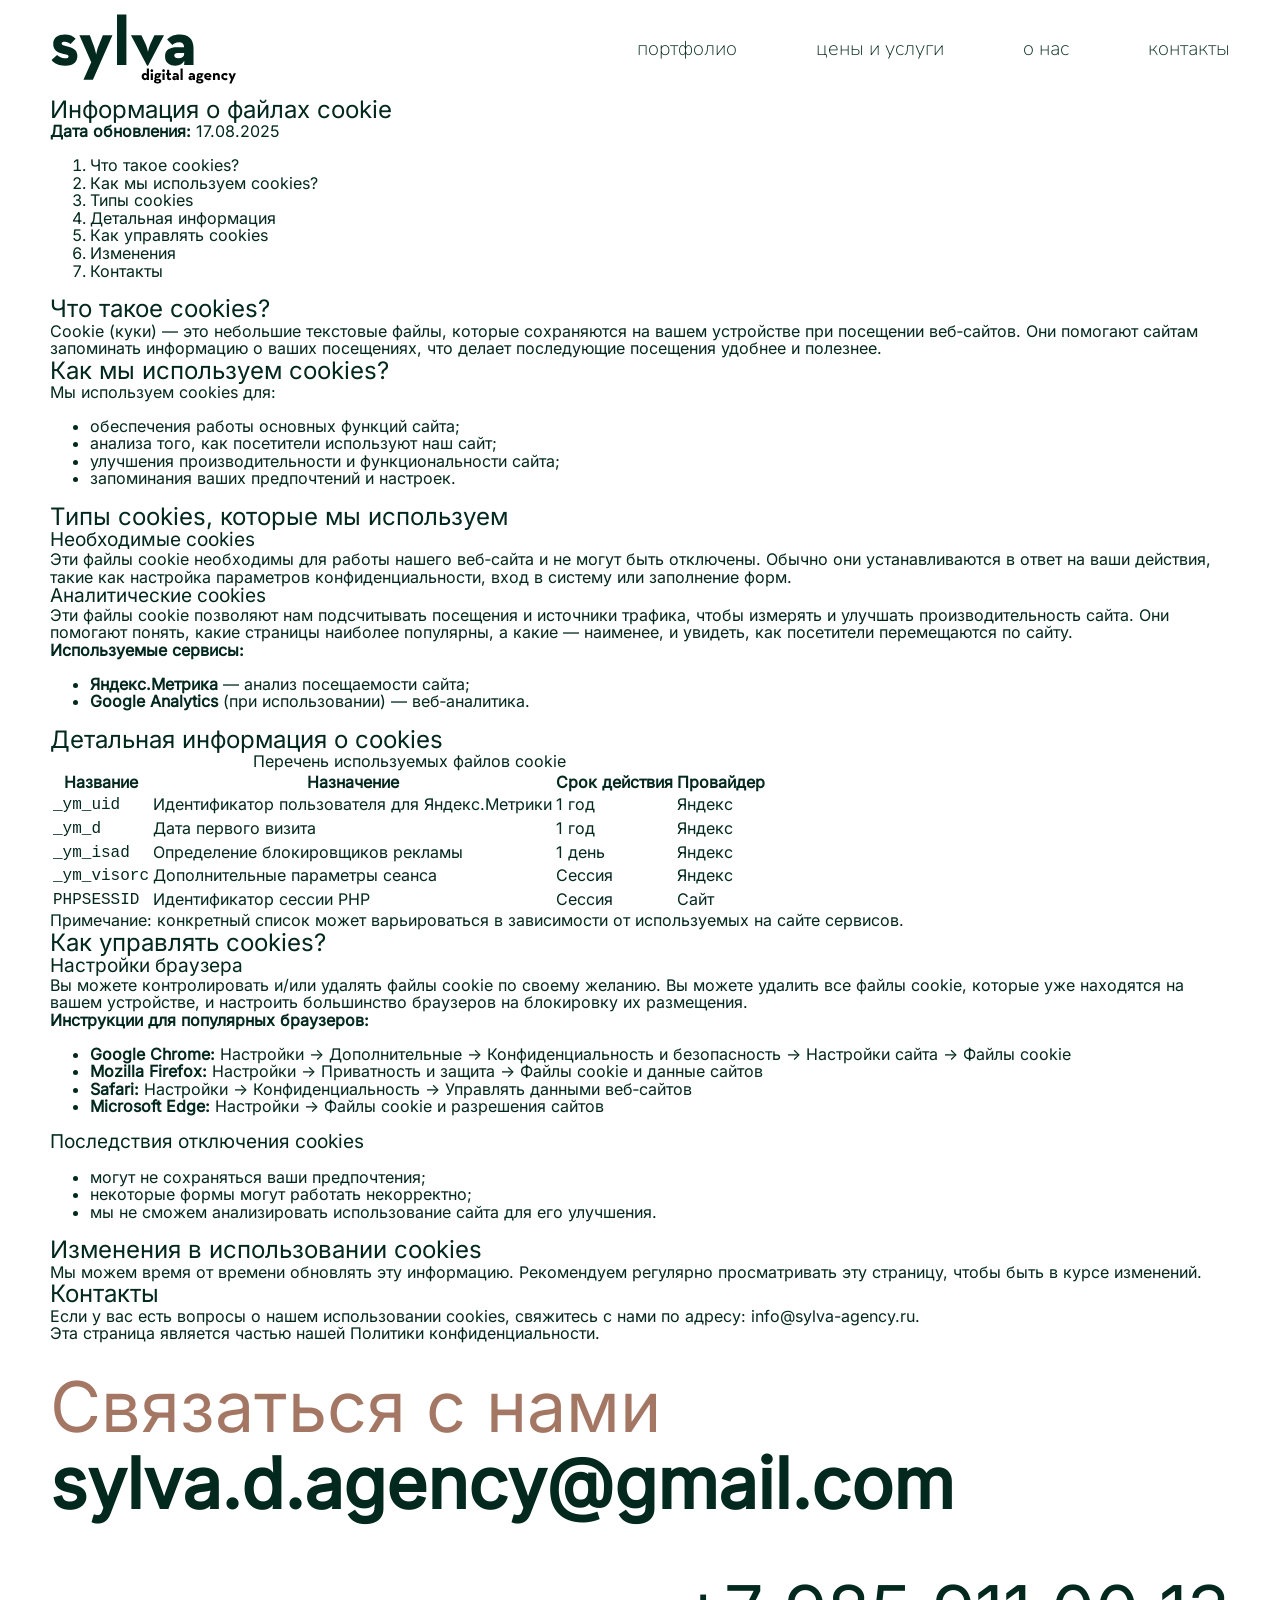
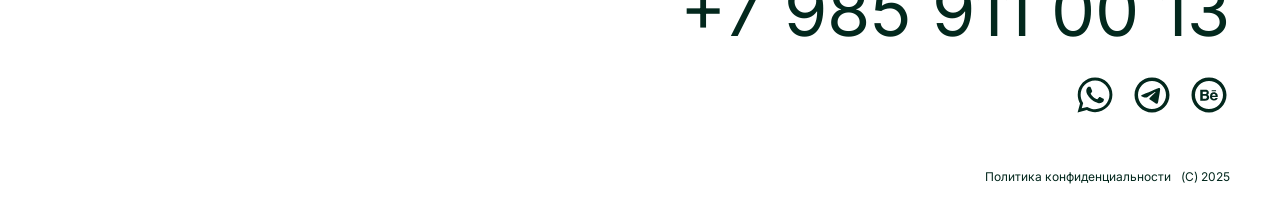
<file: cookies.html>
<!DOCTYPE html>
<html lang="ru">

<head>
    <meta charset="UTF-8">
    <meta name="viewport" content="width=device-width, initial-scale=1">
    <title>Политика cookies</title>
    <link rel="icon" type="image/x-icon" href="/assets/favicon.ico">
    <!-- Подключаем те же стили, что и на главной (относительно index.html/order.html в одном каталоге) -->
    <link rel="stylesheet" href="/css/critical.css">
    <link rel="stylesheet" href="/css/policies-cookies.css">
    <link rel="stylesheet" href="/css/footer.css">
</head>

<body>
    <a href="#main" class="skip-link">Перейти к содержанию</a>

    <!-- Header (унифицированный) -->
    <header class="header header--default">
        <div class="container">
            <nav class="nav" aria-label="Основная навигация">
                <a href="/" class="logo" aria-label="Sylva Digital Agency">
                    <svg width="187" height="78" viewBox="0 0 187 78" fill="none" xmlns="http://www.w3.org/2000/svg">
                        <path
                            d="M15.12 58.63C8.19 58.63 4.13 56.04 1.54 52.96L7.07 48.06C9.1 50.02 11.69 51.21 14.49 51.21C17.57 51.21 18.55 50.65 18.55 49.39C18.55 47.78 16.66 47.78 11.83 46.52C7.77 45.47 3.22 43.23 3.22 37C3.22 30.28 8.4 27.55 14.77 27.55C19.67 27.55 23.17 29.16 25.62 31.68L20.58 37.07C19.18 35.88 17.08 34.83 14.84 34.83C12.67 34.83 11.62 35.39 11.62 36.58C11.62 38.26 13.51 38.47 17.57 39.38C21.91 40.36 27.37 42.39 27.37 48.69C27.37 54.15 24.5 58.63 15.12 58.63ZM33.4693 72.84L41.2393 55.2L29.4093 28.18H39.8393L44.1093 39.66C45.1593 42.46 46.2093 47.36 46.2093 47.36C46.2093 47.36 47.1193 42.39 48.2393 39.66L52.8593 28.18H62.4493L42.9193 72.84H33.4693ZM67.0157 58V7.46H76.3957V58H67.0157ZM97.1223 58.63L80.9523 28.18H91.3823L95.5823 37.07C96.9823 40.08 98.0323 44.98 98.0323 44.98C98.0323 44.98 99.0123 40.08 100.342 37.07L104.402 28.18H113.992L98.0323 58.63H97.1223ZM134.141 40.29C134.001 36.86 132.321 35.32 129.171 35.32C125.601 35.32 123.711 36.86 122.381 38.05L117.131 32.45C119.931 29.72 123.081 27.55 130.081 27.55C137.711 27.55 143.521 31.68 143.521 41.06V58H134.141L134.351 53.87C132.111 57.3 129.521 58.63 125.531 58.63C120.071 58.63 115.031 56.18 115.031 49.25C115.031 42.88 119.861 40.29 127.211 40.29H134.141ZM134.141 45.89H127.701C125.321 45.89 124.271 46.94 124.271 48.62C124.271 50.3 125.671 51.28 128.331 51.28C132.181 51.28 134.141 49.6 134.141 47.08V45.89Z"
                            fill="#03281D" />
                        <path
                            d="M94.712 73.144C93.048 73.144 91.624 71.672 91.624 69.576C91.624 67.48 93.032 66.04 94.68 66.04C95.768 66.04 96.376 66.472 96.808 67.144V61.448H98.968V73H96.808L96.856 72.008C96.472 72.728 95.752 73.144 94.712 73.144ZM95.336 71.256C96.264 71.256 96.872 70.648 96.872 69.576C96.872 68.568 96.264 67.944 95.336 67.944C94.424 67.944 93.848 68.568 93.848 69.576C93.848 70.648 94.424 71.256 95.336 71.256ZM101.829 65.048C101.093 65.048 100.453 64.488 100.453 63.688C100.453 62.904 101.093 62.344 101.829 62.344C102.565 62.344 103.189 62.904 103.189 63.688C103.189 64.488 102.565 65.048 101.829 65.048ZM100.741 73V66.184H102.901V73H100.741ZM108.6 66.168H111.224V67.704H110.216C110.376 67.944 110.456 68.232 110.456 68.536C110.456 69.992 109.336 71.064 107.592 71.064C107.048 71.064 106.584 70.984 106.2 70.792C106.088 70.888 106.024 71.032 106.024 71.208C106.024 71.528 106.232 71.736 106.728 71.752L108.408 71.832C110.264 71.928 111.32 72.696 111.32 74.024C111.32 75.464 110.264 76.552 107.56 76.552C105.112 76.552 103.896 75.608 103.896 74.312C103.896 73.576 104.376 73.096 105.144 72.808C104.584 72.504 104.328 72.056 104.328 71.432C104.328 70.824 104.664 70.36 105.272 70.088C104.888 69.672 104.664 69.128 104.664 68.536C104.664 67.08 105.848 66.04 107.592 66.04C107.96 66.04 108.296 66.088 108.6 66.168ZM107.56 69.496C108.216 69.496 108.568 69.112 108.568 68.536C108.568 67.992 108.216 67.624 107.56 67.624C106.904 67.624 106.552 67.992 106.552 68.536C106.552 69.112 106.904 69.496 107.56 69.496ZM106.184 73.512C106.056 73.656 105.992 73.832 105.992 74.04C105.992 74.584 106.376 74.936 107.56 74.936C108.824 74.936 109.112 74.6 109.112 74.184C109.112 73.8 108.856 73.672 107.976 73.624L106.184 73.512ZM113.563 65.048C112.827 65.048 112.187 64.488 112.187 63.688C112.187 62.904 112.827 62.344 113.563 62.344C114.299 62.344 114.923 62.904 114.923 63.688C114.923 64.488 114.299 65.048 113.563 65.048ZM112.475 73V66.184H114.635V73H112.475ZM119.435 73.176C118.059 73.176 117.067 72.488 117.067 70.44V67.976H116.059V66.184H117.067V62.632H119.211V66.184H120.955V67.976H119.211V70.504C119.211 71.192 119.435 71.336 119.771 71.336C120.123 71.336 120.379 71.144 120.523 71.048L121.339 72.552C121.003 72.824 120.427 73.176 119.435 73.176ZM126.692 68.952C126.66 68.168 126.276 67.816 125.556 67.816C124.74 67.816 124.308 68.168 124.004 68.44L122.804 67.16C123.444 66.536 124.164 66.04 125.764 66.04C127.508 66.04 128.836 66.984 128.836 69.128V73H126.692L126.74 72.056C126.228 72.84 125.636 73.144 124.724 73.144C123.476 73.144 122.324 72.584 122.324 71C122.324 69.544 123.428 68.952 125.108 68.952H126.692ZM126.692 70.232H125.22C124.676 70.232 124.436 70.472 124.436 70.856C124.436 71.24 124.756 71.464 125.364 71.464C126.244 71.464 126.692 71.08 126.692 70.504V70.232ZM130.537 73V61.448H132.681V73H130.537Z"
                            fill="black" />
                        <path
                            d="M142.864 68.952C142.832 68.168 142.448 67.816 141.728 67.816C140.912 67.816 140.48 68.168 140.176 68.44L138.976 67.16C139.616 66.536 140.336 66.04 141.936 66.04C143.68 66.04 145.008 66.984 145.008 69.128V73H142.864L142.912 72.056C142.4 72.84 141.808 73.144 140.896 73.144C139.648 73.144 138.496 72.584 138.496 71C138.496 69.544 139.6 68.952 141.28 68.952H142.864ZM142.864 70.232H141.392C140.848 70.232 140.608 70.472 140.608 70.856C140.608 71.24 140.928 71.464 141.536 71.464C142.416 71.464 142.864 71.08 142.864 70.504V70.232ZM150.741 66.168H153.365V67.704H152.357C152.517 67.944 152.597 68.232 152.597 68.536C152.597 69.992 151.477 71.064 149.733 71.064C149.189 71.064 148.725 70.984 148.341 70.792C148.229 70.888 148.164 71.032 148.164 71.208C148.164 71.528 148.373 71.736 148.869 71.752L150.549 71.832C152.405 71.928 153.461 72.696 153.461 74.024C153.461 75.464 152.405 76.552 149.701 76.552C147.253 76.552 146.037 75.608 146.037 74.312C146.037 73.576 146.517 73.096 147.285 72.808C146.725 72.504 146.469 72.056 146.469 71.432C146.469 70.824 146.805 70.36 147.413 70.088C147.029 69.672 146.805 69.128 146.805 68.536C146.805 67.08 147.989 66.04 149.733 66.04C150.101 66.04 150.437 66.088 150.741 66.168ZM149.701 69.496C150.357 69.496 150.709 69.112 150.709 68.536C150.709 67.992 150.357 67.624 149.701 67.624C149.045 67.624 148.693 67.992 148.693 68.536C148.693 69.112 149.045 69.496 149.701 69.496ZM148.325 73.512C148.197 73.656 148.133 73.832 148.133 74.04C148.133 74.584 148.517 74.936 149.701 74.936C150.965 74.936 151.253 74.6 151.253 74.184C151.253 73.8 150.997 73.672 150.117 73.624L148.325 73.512ZM156.347 70.248C156.555 70.952 157.131 71.352 158.107 71.352C158.891 71.352 159.483 71.048 159.819 70.808L161.051 72.136C160.395 72.712 159.563 73.144 158.139 73.144C155.707 73.144 154.139 71.672 154.139 69.576C154.139 67.512 155.787 66.04 157.899 66.04C160.347 66.04 161.675 67.864 161.515 70.248H156.347ZM156.315 69H159.339C159.243 68.248 158.763 67.8 157.915 67.8C157.067 67.8 156.491 68.184 156.315 69ZM162.989 73V66.184H165.149L165.101 67.304C165.517 66.488 166.317 66.04 167.261 66.04C168.749 66.04 169.821 67.128 169.821 69.064V73H167.661V69.208C167.661 68.44 167.293 68.008 166.525 68.008C165.661 68.008 165.149 68.488 165.149 69.352V73H162.989ZM174.961 73.144C172.833 73.144 171.233 71.672 171.233 69.576C171.233 67.512 172.833 66.04 174.961 66.04C176.321 66.04 177.137 66.536 177.825 67.4L176.289 68.648C176.033 68.232 175.505 67.928 174.961 67.928C173.985 67.928 173.441 68.616 173.441 69.576C173.441 70.568 173.985 71.272 174.961 71.272C175.649 71.272 176.017 70.952 176.337 70.632L177.793 71.912C177.121 72.664 176.321 73.144 174.961 73.144ZM179.322 76.392L181.098 72.36L178.394 66.184H180.778L181.754 68.808C181.994 69.448 182.234 70.568 182.234 70.568C182.234 70.568 182.442 69.432 182.698 68.808L183.754 66.184H185.946L181.482 76.392H179.322Z"
                            fill="black" />
                    </svg>
                </a>
                <!-- Desktop Navigation -->
                <ul class="nav__list">
                    <li><a href="#portfolio" class="nav__link">портфолио</a></li>
                    <li><a href="#prices" class="nav__link">цены и услуги</a></li>
                    <li><a href="#about" class="nav__link">о нас</a></li>
                    <!-- <li><a href="#blog" class="nav__link">блог</a></li> -->
                    <li><a href="#contacts" class="nav__link">контакты</a></li>
                </ul>

                <!-- Mobile CTA Button -->
                <a href="/order.html" class="btn btn--primary nav__cta-mobile">Заказать сайт</a>

                <!-- Mobile Menu Button -->
                <button type="button" class="burger" id="burgerBtn" aria-label="Открыть меню" aria-expanded="false"
                    aria-controls="mobileMenu">
                    <svg width="35" height="35" viewBox="0 0 35 35" fill="none" xmlns="http://www.w3.org/2000/svg">
                        <path fill-rule="evenodd" clip-rule="evenodd"
                            d="M5.10433 7.29167C4.71756 7.29167 4.34662 7.44531 4.07313 7.7188C3.79964 7.99229 3.646 8.36323 3.646 8.75C3.646 9.13678 3.79964 9.50771 4.07313 9.7812C4.34662 10.0547 4.71756 10.2083 5.10433 10.2083H29.896C30.2828 10.2083 30.6537 10.0547 30.9272 9.7812C31.2007 9.50771 31.3543 9.13678 31.3543 8.75C31.3543 8.36323 31.2007 7.99229 30.9272 7.7188C30.6537 7.44531 30.2828 7.29167 29.896 7.29167H5.10433ZM3.646 17.5C3.646 17.1132 3.79964 16.7423 4.07313 16.4688C4.34662 16.1953 4.71756 16.0417 5.10433 16.0417H29.896C30.2828 16.0417 30.6537 16.1953 30.9272 16.4688C31.2007 16.7423 31.3543 17.1132 31.3543 17.5C31.3543 17.8868 31.2007 18.2577 30.9272 18.5312C30.6537 18.8047 30.2828 18.9583 29.896 18.9583H5.10433C4.71756 18.9583 4.34662 18.8047 4.07313 18.5312C3.79964 18.2577 3.646 17.8868 3.646 17.5ZM3.646 26.2515C3.646 25.8647 3.79964 25.4938 4.07313 25.2203C4.34662 24.9468 4.71756 24.7931 5.10433 24.7931H29.896C30.2828 24.7931 30.6537 24.9468 30.9272 25.2203C31.2007 25.4938 31.3543 25.8647 31.3543 26.2515C31.3543 26.6382 31.2007 27.0092 30.9272 27.2827C30.6537 27.5561 30.2828 27.7098 29.896 27.7098H5.10433C4.71756 27.7098 4.34662 27.5561 4.07313 27.2827C3.79964 27.0092 3.646 26.6382 3.646 26.2515Z"
                            fill="black" />
                    </svg>
                </button>
            </nav>
        </div>

    </header>

    <!-- Mobile Menu -->
    <div class="mobile-menu" id="mobileMenu" aria-hidden="true">
        <nav class="mobile-menu__nav" aria-label="Мобильная навигация">
            <ul class="mobile-menu__list">
                <li><a href="#portfolio" class="nav__link">портфолио</a></li>
                <li><a href="#prices" class="nav__link">цены и услуги</a></li>
                <li><a href="#about" class="nav__link">о нас</a></li>
                <!-- <li><a href="#blog" class="nav__link">блог</a></li> -->
                <li><a href="#contacts" class="nav__link">контакты</a></li>
            </ul>
        </nav>
        <nav class="mobile-menu__social-media" aria-label="Социальные сети">
            <ul class="social-links">
                <li><a href="https://wa.me/79859110013" target="_blank" rel="noopener noreferrer">
                        <svg width="42" height="43" viewBox="0 0 42 43" fill="none" xmlns="http://www.w3.org/2000/svg">
                            <path
                                d="M33.3375 9.0925C31.7329 7.47219 29.8218 6.18744 27.7156 5.31314C25.6095 4.43883 23.3504 3.99245 21.07 4C11.515 4 3.7275 11.7875 3.7275 21.3425C3.7275 24.405 4.5325 27.38 6.0375 30.005L3.5875 39L12.775 36.585C15.3125 37.9675 18.165 38.7025 21.07 38.7025C30.625 38.7025 38.4125 30.915 38.4125 21.36C38.4125 16.7225 36.61 12.365 33.3375 9.0925ZM21.07 35.7625C18.48 35.7625 15.9425 35.0625 13.72 33.75L13.195 33.435L7.735 34.87L9.1875 29.55L8.8375 29.0075C7.39821 26.7099 6.63412 24.0537 6.6325 21.3425C6.6325 13.3975 13.1075 6.9225 21.0525 6.9225C24.9025 6.9225 28.525 8.4275 31.2375 11.1575C32.5808 12.4943 33.6454 14.0845 34.3693 15.8358C35.0933 17.5872 35.4623 19.4649 35.455 21.36C35.49 29.305 29.015 35.7625 21.07 35.7625ZM28.98 24.9825C28.5425 24.7725 26.4075 23.7225 26.0225 23.565C25.62 23.425 25.34 23.355 25.0425 23.775C24.745 24.2125 23.9225 25.1925 23.6775 25.4725C23.4325 25.77 23.17 25.805 22.7325 25.5775C22.295 25.3675 20.895 24.895 19.25 23.425C17.955 22.27 17.0975 20.8525 16.835 20.415C16.59 19.9775 16.8 19.75 17.0275 19.5225C17.22 19.33 17.465 19.015 17.675 18.77C17.885 18.525 17.9725 18.3325 18.1125 18.0525C18.2525 17.755 18.1825 17.51 18.0775 17.3C17.9725 17.09 17.0975 14.955 16.7475 14.08C16.3975 13.24 16.03 13.345 15.7675 13.3275H14.9275C14.63 13.3275 14.175 13.4325 13.7725 13.87C13.3875 14.3075 12.2675 15.3575 12.2675 17.4925C12.2675 19.6275 13.825 21.6925 14.035 21.9725C14.245 22.27 17.0975 26.645 21.4375 28.5175C22.47 28.9725 23.275 29.235 23.905 29.4275C24.9375 29.76 25.8825 29.7075 26.635 29.6025C27.475 29.48 29.2075 28.5525 29.5575 27.5375C29.925 26.5225 29.925 25.665 29.8025 25.4725C29.68 25.28 29.4175 25.1925 28.98 24.9825Z"
                                fill="#03281D" />
                        </svg>

                    </a></li>
                <li><a href="https://t.me/Sylva_agency" target="_blank" rel="noopener noreferrer">
                        <svg width="42" height="43" viewBox="0 0 42 43" fill="none" xmlns="http://www.w3.org/2000/svg">
                            <path
                                d="M35 21.5C35 25.213 33.525 28.774 30.8995 31.3995C28.274 34.025 24.713 35.5 21 35.5C17.287 35.5 13.726 34.025 11.1005 31.3995C8.475 28.774 7 25.213 7 21.5C7 17.787 8.475 14.226 11.1005 11.6005C13.726 8.975 17.287 7.5 21 7.5C24.713 7.5 28.274 8.975 30.8995 11.6005C33.525 14.226 35 17.787 35 21.5ZM21 39C30.6652 39 38.5 31.1652 38.5 21.5C38.5 11.8348 30.6652 4 21 4C11.3348 4 3.5 11.8348 3.5 21.5C3.5 31.1652 11.3348 39 21 39ZM21.6265 16.9185C19.9255 17.6267 16.5241 19.0926 11.4222 21.3162C10.5928 21.6453 10.1588 21.9672 10.1202 22.2822C10.0538 22.8142 10.7205 23.0243 11.6287 23.3095L12.0103 23.432C12.9028 23.7225 14.1068 24.062 14.7315 24.076C15.2985 24.0877 15.9308 23.8543 16.6285 23.376C21.3955 20.156 23.856 18.5291 24.01 18.4952C24.1203 18.4707 24.2708 18.4393 24.3722 18.5303C24.4755 18.6213 24.465 18.7927 24.4545 18.84C24.388 19.1217 21.77 21.556 20.4155 22.8143C20.0142 23.1923 19.6157 23.5732 19.2202 23.957C18.3907 24.7568 17.7678 25.357 19.2553 26.337C20.762 27.331 22.2827 28.3215 23.7528 29.3697C24.4772 29.8877 25.1283 30.3498 25.9333 30.278C26.4005 30.2343 26.8835 29.795 27.1285 28.4825C27.7095 25.385 28.8488 18.6685 29.1112 15.9C29.1265 15.6704 29.1165 15.4397 29.0815 15.2122C29.0608 15.0292 28.9721 14.8605 28.833 14.7397C28.623 14.5682 28.2993 14.5333 28.1558 14.535C27.4978 14.5473 26.488 14.8973 21.6283 16.9185"
                                fill="#03281D" />
                        </svg>

                    </a></li>
                <li><a href="https://www.behance.net/sylva_agency" target="_blank" rel="noopener noreferrer">
                        <svg width="42" height="43" viewBox="0 0 42 43" fill="none" xmlns="http://www.w3.org/2000/svg">
                            <path
                                d="M21 35.5C24.713 35.5 28.274 34.025 30.8995 31.3995C33.525 28.774 35 25.213 35 21.5C35 17.787 33.525 14.226 30.8995 11.6005C28.274 8.975 24.713 7.5 21 7.5C17.287 7.5 13.726 8.975 11.1005 11.6005C8.475 14.226 7 17.787 7 21.5C7 25.213 8.475 28.774 11.1005 31.3995C13.726 34.025 17.287 35.5 21 35.5ZM21 39C11.3348 39 3.5 31.1652 3.5 21.5C3.5 11.8348 11.3348 4 21 4C30.6652 4 38.5 11.8348 38.5 21.5C38.5 31.1652 30.6652 39 21 39Z"
                                fill="#03281D" />
                            <path
                                d="M28.0525 17.79H23.6687V16.7015H28.0543V17.7918L28.0525 17.79ZM20.7498 22.2577C21.0333 22.6952 21.1744 23.2267 21.1733 23.852C21.1756 24.4983 21.0146 25.0776 20.6903 25.5898C20.4735 25.95 20.1837 26.2609 19.8395 26.5023C19.4953 26.7437 19.1043 26.9104 18.6917 26.9915C18.1854 27.0932 17.6699 27.1424 17.1535 27.1385H12.25V16.25H17.5087C18.8341 16.2698 19.7738 16.6566 20.328 17.4103C20.6605 17.8723 20.8267 18.4264 20.8267 19.0727C20.8267 19.7377 20.6587 20.2721 20.3228 20.6758C20.1361 20.9033 19.8602 21.1098 19.495 21.2953C20.0492 21.4971 20.4674 21.8179 20.7498 22.2577ZM14.7613 20.5428H17.066C17.5385 20.5428 17.9218 20.4529 18.2158 20.2732C18.5109 20.0936 18.6585 19.7745 18.6585 19.316C18.6585 18.8085 18.4637 18.4737 18.074 18.3115C17.6567 18.188 17.2228 18.1302 16.7877 18.14H14.7613V20.5428ZM18.8807 23.6962C18.8807 23.1304 18.6497 22.7419 18.1877 22.5307C17.9276 22.4117 17.5647 22.3499 17.0992 22.3452H14.7613V25.2467H17.0625C17.535 25.2479 17.9025 25.1843 18.165 25.056C18.6422 24.8203 18.8807 24.3671 18.8807 23.6962ZM29.68 21.9253C29.7337 22.2822 29.7564 22.7985 29.7482 23.474H24.0695C24.0998 24.258 24.3717 24.8063 24.885 25.119C25.193 25.3162 25.5675 25.4142 26.0085 25.413C26.4717 25.4142 26.8491 25.2946 27.1407 25.0543C27.3138 24.9048 27.4559 24.7229 27.559 24.5188H29.6415C29.5867 24.9819 29.3347 25.4521 28.8855 25.9293C28.1855 26.6876 27.2073 27.0667 25.9508 27.0667C24.9506 27.0801 23.9778 26.7406 23.2032 26.1078C22.4111 25.4684 22.0144 24.4272 22.0133 22.984C22.0133 21.6307 22.3714 20.5941 23.0877 19.8743C23.8053 19.1521 24.7357 18.7916 25.879 18.7928C26.5557 18.7928 27.167 18.9141 27.713 19.1568C28.2567 19.4018 28.7052 19.7868 29.0588 20.3118C29.3784 20.7761 29.5855 21.3139 29.68 21.9253ZM27.6325 22.1283C27.594 21.5858 27.412 21.1751 27.0865 20.8962C26.7502 20.6107 26.32 20.4598 25.879 20.4728C25.354 20.4739 24.948 20.6232 24.661 20.9207C24.3728 21.2182 24.192 21.6208 24.1185 22.1283H27.6325Z"
                                fill="#03281D" />
                        </svg>

                    </a></li>

            </ul>
        </nav>
    </div>
    <!-- Main: пустой, вы заполните -->
    <main id="main" class="content">
        <article class="cookies" aria-labelledby="cookies-title">
            <header class="cookies__header">
                <h1 id="cookies-title">Информация о файлах cookie</h1>
                <p class="cookies__meta">
                    <strong>Дата обновления:</strong>
                    <time datetime="2025-08-17">17.08.2025</time>
                </p>
            </header>

            <nav class="cookies__toc" aria-label="Содержание">
                <ol>
                    <li><a href="#what-are-cookies">Что такое cookies?</a></li>
                    <li><a href="#how-we-use">Как мы используем cookies?</a></li>
                    <li><a href="#types">Типы cookies</a></li>
                    <li><a href="#details">Детальная информация</a></li>
                    <li><a href="#manage">Как управлять cookies</a></li>
                    <li><a href="#changes">Изменения</a></li>
                    <li><a href="#contacts">Контакты</a></li>
                </ol>
            </nav>

            <section id="what-are-cookies">
                <h2>Что такое cookies?</h2>
                <p>Cookie (куки) — это небольшие текстовые файлы, которые сохраняются на вашем устройстве при посещении
                    веб‑сайтов. Они помогают сайтам запоминать информацию о ваших посещениях, что делает последующие
                    посещения удобнее и полезнее.</p>
            </section>

            <section id="how-we-use">
                <h2>Как мы используем cookies?</h2>
                <p>Мы используем cookies для:</p>
                <ul>
                    <li>обеспечения работы основных функций сайта;</li>
                    <li>анализа того, как посетители используют наш сайт;</li>
                    <li>улучшения производительности и функциональности сайта;</li>
                    <li>запоминания ваших предпочтений и настроек.</li>
                </ul>
            </section>

            <section id="types">
                <h2>Типы cookies, которые мы используем</h2>

                <h3>Необходимые cookies</h3>
                <p>Эти файлы cookie необходимы для работы нашего веб‑сайта и не могут быть отключены. Обычно они
                    устанавливаются в ответ на ваши действия, такие как настройка параметров конфиденциальности, вход в
                    систему или заполнение форм.</p>

                <h3>Аналитические cookies</h3>
                <p>Эти файлы cookie позволяют нам подсчитывать посещения и источники трафика, чтобы измерять и улучшать
                    производительность сайта. Они помогают понять, какие страницы наиболее популярны, а какие —
                    наименее, и увидеть, как посетители перемещаются по сайту.</p>
                <p><strong>Используемые сервисы:</strong></p>
                <ul>
                    <li><strong>Яндекс.Метрика</strong> — анализ посещаемости сайта;</li>
                    <li><strong>Google Analytics</strong> (при использовании) — веб‑аналитика.</li>
                </ul>
            </section>

            <section id="details">
                <h2>Детальная информация о cookies</h2>
                <div class="table-wrapper">
                    <table class="cookies__table" aria-label="Детальная информация о cookies">
                        <caption class="visually-hidden">Перечень используемых файлов cookie</caption>
                        <thead>
                            <tr>
                                <th scope="col">Название</th>
                                <th scope="col">Назначение</th>
                                <th scope="col">Срок действия</th>
                                <th scope="col">Провайдер</th>
                            </tr>
                        </thead>
                        <tbody>
                            <tr>
                                <td><code>_ym_uid</code></td>
                                <td>Идентификатор пользователя для Яндекс.Метрики</td>
                                <td>1 год</td>
                                <td>Яндекс</td>
                            </tr>
                            <tr>
                                <td><code>_ym_d</code></td>
                                <td>Дата первого визита</td>
                                <td>1 год</td>
                                <td>Яндекс</td>
                            </tr>
                            <tr>
                                <td><code>_ym_isad</code></td>
                                <td>Определение блокировщиков рекламы</td>
                                <td>1 день</td>
                                <td>Яндекс</td>
                            </tr>
                            <tr>
                                <td><code>_ym_visorc</code></td>
                                <td>Дополнительные параметры сеанса</td>
                                <td>Сессия</td>
                                <td>Яндекс</td>
                            </tr>
                            <tr>
                                <td><code>PHPSESSID</code></td>
                                <td>Идентификатор сессии PHP</td>
                                <td>Сессия</td>
                                <td>Сайт</td>
                            </tr>
                        </tbody>
                    </table>
                </div>
                <p class="cookies__note">Примечание: конкретный список может варьироваться в зависимости от используемых
                    на сайте сервисов.</p>
            </section>

            <section id="manage">
                <h2>Как управлять cookies?</h2>

                <h3>Настройки браузера</h3>
                <p>Вы можете контролировать и/или удалять файлы cookie по своему желанию. Вы можете удалить все файлы
                    cookie, которые уже находятся на вашем устройстве, и настроить большинство браузеров на блокировку
                    их размещения.</p>

                <p><strong>Инструкции для популярных браузеров:</strong></p>
                <ul>
                    <li><strong>Google Chrome:</strong> Настройки → Дополнительные → Конфиденциальность и безопасность →
                        Настройки сайта → Файлы cookie</li>
                    <li><strong>Mozilla Firefox:</strong> Настройки → Приватность и защита → Файлы cookie и данные
                        сайтов</li>
                    <li><strong>Safari:</strong> Настройки → Конфиденциальность → Управлять данными веб‑сайтов</li>
                    <li><strong>Microsoft Edge:</strong> Настройки → Файлы cookie и разрешения сайтов</li>
                </ul>

                <h3>Последствия отключения cookies</h3>
                <ul>
                    <li>могут не сохраняться ваши предпочтения;</li>
                    <li>некоторые формы могут работать некорректно;</li>
                    <li>мы не сможем анализировать использование сайта для его улучшения.</li>
                </ul>
            </section>

            <section id="changes">
                <h2>Изменения в использовании cookies</h2>
                <p>Мы можем время от времени обновлять эту информацию. Рекомендуем регулярно просматривать эту страницу,
                    чтобы быть в курсе изменений.</p>
            </section>

            <section id="contacts">
                <h2>Контакты</h2>
                <p>Если у вас есть вопросы о нашем использовании cookies, свяжитесь с нами по адресу: <a
                        href="mailto:info@sylva-agency.ru">info@sylva-agency.ru</a>.</p>
                <p class="cookies__back">Эта страница является частью нашей <a href="/policies.html"
                        rel="noopener">Политики конфиденциальности</a>.</p>
            </section>
        </article>

    </main>

    <!-- Footer (унифицированный) -->
    <footer class="footer" id="contacts">
        <div class="container">
            <div class="footer__content">
                <a href="tel:+79859110013" class="footer__title">Связаться с нами</a>
                <a href="mailto:sylva.d.agency@gmail.com" class="footer__email">sylva.d.agency@gmail.com</a>
                <a href="tel:+79859110013" class="footer__phone">+7 985 911 00 13</a>
                <div class="footer__socials">
                    <a href="https://wa.me/79859110013" target="_blank" rel="noopener noreferrer"
                        class="footer__social-link"><svg width="42" height="42" viewBox="0 0 42 42" fill="none"
                            xmlns="http://www.w3.org/2000/svg">
                            <path
                                d="M33.3375 8.59259C31.7329 6.97228 29.8218 5.68754 27.7156 4.81323C25.6095 3.93892 23.3504 3.49254 21.07 3.50009C11.515 3.50009 3.72749 11.2876 3.72749 20.8426C3.72749 23.9051 4.53249 26.8801 6.03749 29.5051L3.58749 38.5001L12.775 36.0851C15.3125 37.4676 18.165 38.2026 21.07 38.2026C30.625 38.2026 38.4125 30.4151 38.4125 20.8601C38.4125 16.2226 36.61 11.8651 33.3375 8.59259ZM21.07 35.2626C18.48 35.2626 15.9425 34.5626 13.72 33.2501L13.195 32.9351L7.73499 34.3701L9.18749 29.0501L8.83749 28.5076C7.3982 26.2099 6.63411 23.5538 6.63249 20.8426C6.63249 12.8976 13.1075 6.42259 21.0525 6.42259C24.9025 6.42259 28.525 7.92759 31.2375 10.6576C32.5808 11.9944 33.6454 13.5845 34.3693 15.3359C35.0933 17.0873 35.4623 18.965 35.455 20.8601C35.49 28.8051 29.015 35.2626 21.07 35.2626ZM28.98 24.4826C28.5425 24.2726 26.4075 23.2226 26.0225 23.0651C25.62 22.9251 25.34 22.8551 25.0425 23.2751C24.745 23.7126 23.9225 24.6926 23.6775 24.9726C23.4325 25.2701 23.17 25.3051 22.7325 25.0776C22.295 24.8676 20.895 24.3951 19.25 22.9251C17.955 21.7701 17.0975 20.3526 16.835 19.9151C16.59 19.4776 16.8 19.2501 17.0275 19.0226C17.22 18.8301 17.465 18.5151 17.675 18.2701C17.885 18.0251 17.9725 17.8326 18.1125 17.5526C18.2525 17.2551 18.1825 17.0101 18.0775 16.8001C17.9725 16.5901 17.0975 14.4551 16.7475 13.5801C16.3975 12.7401 16.03 12.8451 15.7675 12.8276H14.9275C14.63 12.8276 14.175 12.9326 13.7725 13.3701C13.3875 13.8076 12.2675 14.8576 12.2675 16.9926C12.2675 19.1276 13.825 21.1926 14.035 21.4726C14.245 21.7701 17.0975 26.1451 21.4375 28.0176C22.47 28.4726 23.275 28.7351 23.905 28.9276C24.9375 29.2601 25.8825 29.2076 26.635 29.1026C27.475 28.9801 29.2075 28.0526 29.5575 27.0376C29.925 26.0226 29.925 25.1651 29.8025 24.9726C29.68 24.7801 29.4175 24.6926 28.98 24.4826Z"
                                fill="#03281D" />
                        </svg>
                    </a>
                    <a href="https://t.me/Sylva_agency" target="_blank" rel="noopener noreferrer"
                        class="footer__social-link"><svg width="42" height="42" viewBox="0 0 42 42" fill="none"
                            xmlns="http://www.w3.org/2000/svg">
                            <path
                                d="M35 21C35 24.713 33.525 28.274 30.8995 30.8995C28.274 33.525 24.713 35 21 35C17.287 35 13.726 33.525 11.1005 30.8995C8.475 28.274 7 24.713 7 21C7 17.287 8.475 13.726 11.1005 11.1005C13.726 8.475 17.287 7 21 7C24.713 7 28.274 8.475 30.8995 11.1005C33.525 13.726 35 17.287 35 21ZM21 38.5C30.6652 38.5 38.5 30.6652 38.5 21C38.5 11.3348 30.6652 3.5 21 3.5C11.3348 3.5 3.5 11.3348 3.5 21C3.5 30.6652 11.3348 38.5 21 38.5ZM21.6265 16.4185C19.9255 17.1267 16.5241 18.5926 11.4222 20.8162C10.5928 21.1453 10.1588 21.4672 10.1202 21.7822C10.0538 22.3142 10.7205 22.5243 11.6287 22.8095L12.0103 22.932C12.9028 23.2225 14.1068 23.562 14.7315 23.576C15.2985 23.5877 15.9308 23.3543 16.6285 22.876C21.3955 19.656 23.856 18.0291 24.01 17.9952C24.1203 17.9707 24.2708 17.9393 24.3722 18.0303C24.4755 18.1213 24.465 18.2927 24.4545 18.34C24.388 18.6217 21.77 21.056 20.4155 22.3143C20.0142 22.6923 19.6157 23.0732 19.2202 23.457C18.3907 24.2568 17.7678 24.857 19.2553 25.837C20.762 26.831 22.2827 27.8215 23.7528 28.8697C24.4772 29.3877 25.1283 29.8498 25.9333 29.778C26.4005 29.7343 26.8835 29.295 27.1285 27.9825C27.7095 24.885 28.8488 18.1685 29.1112 15.4C29.1265 15.1704 29.1165 14.9397 29.0815 14.7122C29.0608 14.5292 28.9721 14.3605 28.833 14.2397C28.623 14.0682 28.2993 14.0333 28.1558 14.035C27.4978 14.0473 26.488 14.3973 21.6283 16.4185"
                                fill="#03281D" />
                        </svg>
                    </a>
                    <a href="https://www.behance.net/sylva_agency" target="_blank" rel="noopener noreferrer"
                        class="footer__social-link"><svg width="42" height="42" viewBox="0 0 42 42" fill="none"
                            xmlns="http://www.w3.org/2000/svg">
                            <path
                                d="M21 35C24.713 35 28.274 33.525 30.8995 30.8995C33.525 28.274 35 24.713 35 21C35 17.287 33.525 13.726 30.8995 11.1005C28.274 8.475 24.713 7 21 7C17.287 7 13.726 8.475 11.1005 11.1005C8.475 13.726 7 17.287 7 21C7 24.713 8.475 28.274 11.1005 30.8995C13.726 33.525 17.287 35 21 35ZM21 38.5C11.3348 38.5 3.5 30.6652 3.5 21C3.5 11.3348 11.3348 3.5 21 3.5C30.6652 3.5 38.5 11.3348 38.5 21C38.5 30.6652 30.6652 38.5 21 38.5Z"
                                fill="#03281D" />
                            <path
                                d="M28.0525 17.29H23.6687V16.2015H28.0543V17.2918L28.0525 17.29ZM20.7498 21.7577C21.0333 22.1952 21.1744 22.7267 21.1733 23.352C21.1756 23.9983 21.0146 24.5776 20.6903 25.0898C20.4735 25.45 20.1837 25.7609 19.8395 26.0023C19.4953 26.2437 19.1043 26.4104 18.6917 26.4915C18.1854 26.5932 17.6699 26.6424 17.1535 26.6385H12.25V15.75H17.5087C18.8341 15.7698 19.7738 16.1566 20.328 16.9103C20.6605 17.3723 20.8267 17.9264 20.8267 18.5727C20.8267 19.2377 20.6587 19.7721 20.3228 20.1758C20.1361 20.4033 19.8602 20.6098 19.495 20.7953C20.0492 20.9971 20.4674 21.3179 20.7498 21.7577ZM14.7613 20.0428H17.066C17.5385 20.0428 17.9218 19.9529 18.2158 19.7732C18.5109 19.5936 18.6585 19.2745 18.6585 18.816C18.6585 18.3085 18.4637 17.9737 18.074 17.8115C17.6567 17.688 17.2228 17.6302 16.7877 17.64H14.7613V20.0428ZM18.8807 23.1962C18.8807 22.6304 18.6497 22.2419 18.1877 22.0307C17.9276 21.9117 17.5647 21.8499 17.0992 21.8452H14.7613V24.7467H17.0625C17.535 24.7479 17.9025 24.6843 18.165 24.556C18.6422 24.3203 18.8807 23.8671 18.8807 23.1962ZM29.68 21.4253C29.7337 21.7822 29.7564 22.2985 29.7482 22.974H24.0695C24.0998 23.758 24.3717 24.3063 24.885 24.619C25.193 24.8162 25.5675 24.9142 26.0085 24.913C26.4717 24.9142 26.8491 24.7946 27.1407 24.5543C27.3138 24.4048 27.4559 24.2229 27.559 24.0188H29.6415C29.5867 24.4819 29.3347 24.9521 28.8855 25.4293C28.1855 26.1876 27.2073 26.5667 25.9508 26.5667C24.9506 26.5801 23.9778 26.2406 23.2032 25.6078C22.4111 24.9684 22.0144 23.9272 22.0133 22.484C22.0133 21.1307 22.3714 20.0941 23.0877 19.3743C23.8053 18.6521 24.7357 18.2916 25.879 18.2928C26.5557 18.2928 27.167 18.4141 27.713 18.6568C28.2567 18.9018 28.7052 19.2868 29.0588 19.8118C29.3784 20.2761 29.5855 20.8139 29.68 21.4253ZM27.6325 21.6283C27.594 21.0858 27.412 20.6751 27.0865 20.3962C26.7502 20.1107 26.32 19.9598 25.879 19.9728C25.354 19.9739 24.948 20.1232 24.661 20.4207C24.3728 20.7182 24.192 21.1208 24.1185 21.6283H27.6325Z"
                                fill="#03281D" />
                        </svg>
                    </a>
                </div>

                <div class="footer__bottom">
                    <a href="/policies.html" class="footer__privacy" target="_blank" rel="noopener noreferrer">
                        Политика конфиденциальности
                    </a>
                    <p class="footer__copyright">(С) 2025</p>
                </div>
            </div>
        </div>
    </footer>

    <script src="/js/script.js" defer></script>
</body>

</html>
</file>
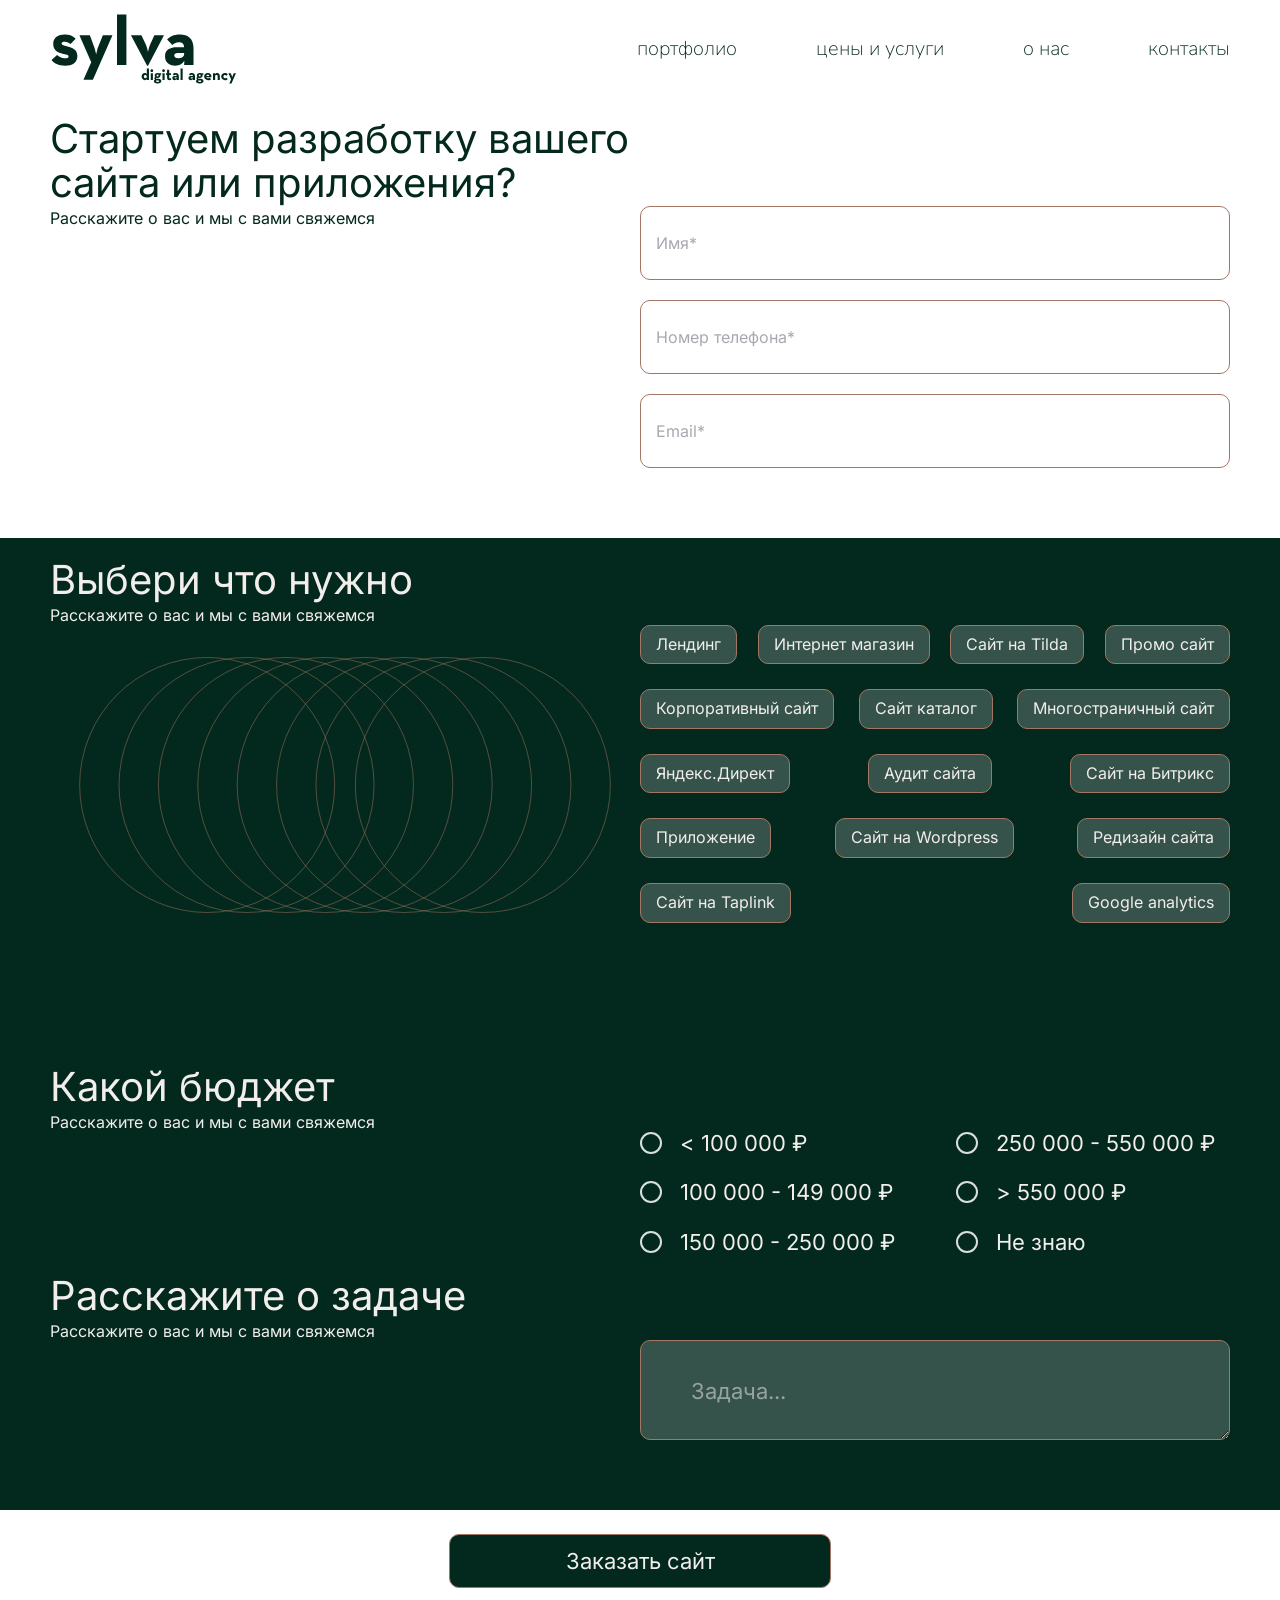
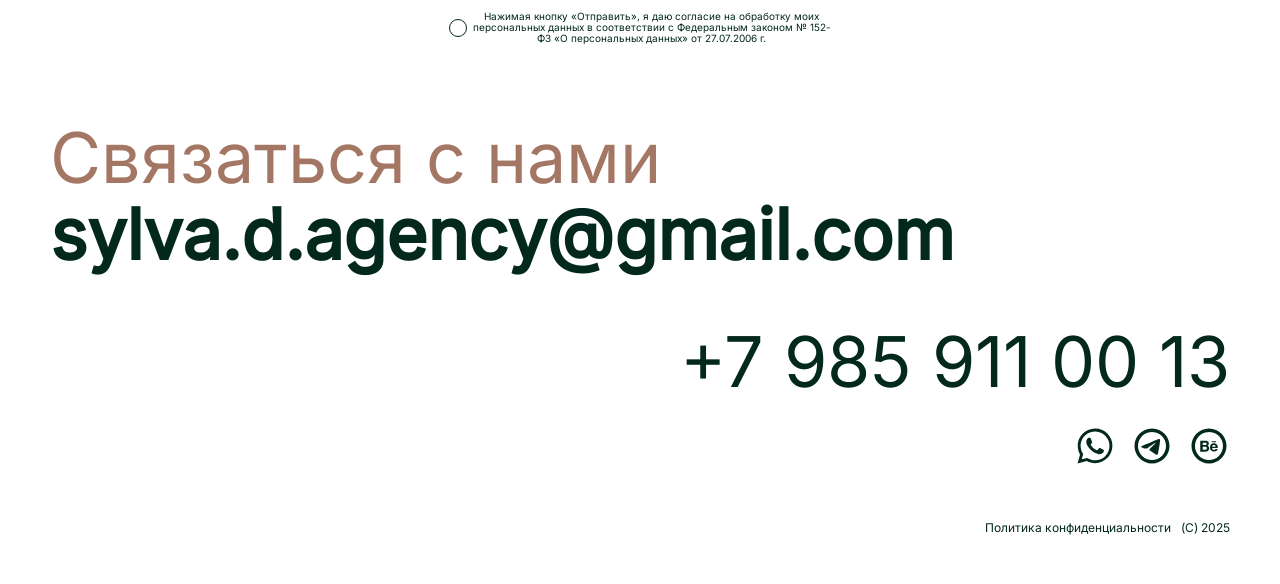
<file: order.html>
<!DOCTYPE html>
<html lang="ru">

<head>
  <meta charset="UTF-8">
  <meta name="viewport" content="width=device-width, initial-scale=1">
  <title>Оформление заказа — SYLVA</title>
  <link rel="icon" type="image/x-icon" href="/assets/favicon.ico">
  <!-- Подключаем те же стили, что и на главной (относительно index.html/order.html в одном каталоге) -->
  <link rel="stylesheet" href="/css/critical.css">
  <link rel="stylesheet" href="/css/order.css">
  <link rel="stylesheet" href="/css/footer.css">

<!-- Yandex.Metrika counter -->
<script type="text/javascript">
    (function(m,e,t,r,i,k,a){
        m[i]=m[i]||function(){(m[i].a=m[i].a||[]).push(arguments)};
        m[i].l=1*new Date();
        for (var j = 0; j < document.scripts.length; j++) {if (document.scripts[j].src === r) { return; }}
        k=e.createElement(t),a=e.getElementsByTagName(t)[0],k.async=1,k.src=r,a.parentNode.insertBefore(k,a)
    })(window, document,'script','https://mc.yandex.ru/metrika/tag.js?id=104167424', 'ym');

    ym(104167424, 'init', {ssr:true, webvisor:true, clickmap:true, accurateTrackBounce:true, trackLinks:true});
</script>
<noscript><div><img src="https://mc.yandex.ru/watch/104167424" style="position:absolute; left:-9999px;" alt="" /></div></noscript>
<!-- /Yandex.Metrika counter -->



</head>

<body>
  <!-- Header (унифицированный) -->
  <header class="header header--default">
    <div class="container">
      <nav class="nav" aria-label="Основная навигация">
        <a href="/" class="logo" aria-label="Sylva Digital Agency">
          <svg width="187" height="78" viewBox="0 0 187 78" fill="none" xmlns="http://www.w3.org/2000/svg">
            <path
              d="M15.12 58.63C8.19 58.63 4.13 56.04 1.54 52.96L7.07 48.06C9.1 50.02 11.69 51.21 14.49 51.21C17.57 51.21 18.55 50.65 18.55 49.39C18.55 47.78 16.66 47.78 11.83 46.52C7.77 45.47 3.22 43.23 3.22 37C3.22 30.28 8.4 27.55 14.77 27.55C19.67 27.55 23.17 29.16 25.62 31.68L20.58 37.07C19.18 35.88 17.08 34.83 14.84 34.83C12.67 34.83 11.62 35.39 11.62 36.58C11.62 38.26 13.51 38.47 17.57 39.38C21.91 40.36 27.37 42.39 27.37 48.69C27.37 54.15 24.5 58.63 15.12 58.63ZM33.4693 72.84L41.2393 55.2L29.4093 28.18H39.8393L44.1093 39.66C45.1593 42.46 46.2093 47.36 46.2093 47.36C46.2093 47.36 47.1193 42.39 48.2393 39.66L52.8593 28.18H62.4493L42.9193 72.84H33.4693ZM67.0157 58V7.46H76.3957V58H67.0157ZM97.1223 58.63L80.9523 28.18H91.3823L95.5823 37.07C96.9823 40.08 98.0323 44.98 98.0323 44.98C98.0323 44.98 99.0123 40.08 100.342 37.07L104.402 28.18H113.992L98.0323 58.63H97.1223ZM134.141 40.29C134.001 36.86 132.321 35.32 129.171 35.32C125.601 35.32 123.711 36.86 122.381 38.05L117.131 32.45C119.931 29.72 123.081 27.55 130.081 27.55C137.711 27.55 143.521 31.68 143.521 41.06V58H134.141L134.351 53.87C132.111 57.3 129.521 58.63 125.531 58.63C120.071 58.63 115.031 56.18 115.031 49.25C115.031 42.88 119.861 40.29 127.211 40.29H134.141ZM134.141 45.89H127.701C125.321 45.89 124.271 46.94 124.271 48.62C124.271 50.3 125.671 51.28 128.331 51.28C132.181 51.28 134.141 49.6 134.141 47.08V45.89Z"
              fill="#03281D" />
            <path
              d="M94.712 73.144C93.048 73.144 91.624 71.672 91.624 69.576C91.624 67.48 93.032 66.04 94.68 66.04C95.768 66.04 96.376 66.472 96.808 67.144V61.448H98.968V73H96.808L96.856 72.008C96.472 72.728 95.752 73.144 94.712 73.144ZM95.336 71.256C96.264 71.256 96.872 70.648 96.872 69.576C96.872 68.568 96.264 67.944 95.336 67.944C94.424 67.944 93.848 68.568 93.848 69.576C93.848 70.648 94.424 71.256 95.336 71.256ZM101.829 65.048C101.093 65.048 100.453 64.488 100.453 63.688C100.453 62.904 101.093 62.344 101.829 62.344C102.565 62.344 103.189 62.904 103.189 63.688C103.189 64.488 102.565 65.048 101.829 65.048ZM100.741 73V66.184H102.901V73H100.741ZM108.6 66.168H111.224V67.704H110.216C110.376 67.944 110.456 68.232 110.456 68.536C110.456 69.992 109.336 71.064 107.592 71.064C107.048 71.064 106.584 70.984 106.2 70.792C106.088 70.888 106.024 71.032 106.024 71.208C106.024 71.528 106.232 71.736 106.728 71.752L108.408 71.832C110.264 71.928 111.32 72.696 111.32 74.024C111.32 75.464 110.264 76.552 107.56 76.552C105.112 76.552 103.896 75.608 103.896 74.312C103.896 73.576 104.376 73.096 105.144 72.808C104.584 72.504 104.328 72.056 104.328 71.432C104.328 70.824 104.664 70.36 105.272 70.088C104.888 69.672 104.664 69.128 104.664 68.536C104.664 67.08 105.848 66.04 107.592 66.04C107.96 66.04 108.296 66.088 108.6 66.168ZM107.56 69.496C108.216 69.496 108.568 69.112 108.568 68.536C108.568 67.992 108.216 67.624 107.56 67.624C106.904 67.624 106.552 67.992 106.552 68.536C106.552 69.112 106.904 69.496 107.56 69.496ZM106.184 73.512C106.056 73.656 105.992 73.832 105.992 74.04C105.992 74.584 106.376 74.936 107.56 74.936C108.824 74.936 109.112 74.6 109.112 74.184C109.112 73.8 108.856 73.672 107.976 73.624L106.184 73.512ZM113.563 65.048C112.827 65.048 112.187 64.488 112.187 63.688C112.187 62.904 112.827 62.344 113.563 62.344C114.299 62.344 114.923 62.904 114.923 63.688C114.923 64.488 114.299 65.048 113.563 65.048ZM112.475 73V66.184H114.635V73H112.475ZM119.435 73.176C118.059 73.176 117.067 72.488 117.067 70.44V67.976H116.059V66.184H117.067V62.632H119.211V66.184H120.955V67.976H119.211V70.504C119.211 71.192 119.435 71.336 119.771 71.336C120.123 71.336 120.379 71.144 120.523 71.048L121.339 72.552C121.003 72.824 120.427 73.176 119.435 73.176ZM126.692 68.952C126.66 68.168 126.276 67.816 125.556 67.816C124.74 67.816 124.308 68.168 124.004 68.44L122.804 67.16C123.444 66.536 124.164 66.04 125.764 66.04C127.508 66.04 128.836 66.984 128.836 69.128V73H126.692L126.74 72.056C126.228 72.84 125.636 73.144 124.724 73.144C123.476 73.144 122.324 72.584 122.324 71C122.324 69.544 123.428 68.952 125.108 68.952H126.692ZM126.692 70.232H125.22C124.676 70.232 124.436 70.472 124.436 70.856C124.436 71.24 124.756 71.464 125.364 71.464C126.244 71.464 126.692 71.08 126.692 70.504V70.232ZM130.537 73V61.448H132.681V73H130.537Z"
              fill="black" />
            <path
              d="M142.864 68.952C142.832 68.168 142.448 67.816 141.728 67.816C140.912 67.816 140.48 68.168 140.176 68.44L138.976 67.16C139.616 66.536 140.336 66.04 141.936 66.04C143.68 66.04 145.008 66.984 145.008 69.128V73H142.864L142.912 72.056C142.4 72.84 141.808 73.144 140.896 73.144C139.648 73.144 138.496 72.584 138.496 71C138.496 69.544 139.6 68.952 141.28 68.952H142.864ZM142.864 70.232H141.392C140.848 70.232 140.608 70.472 140.608 70.856C140.608 71.24 140.928 71.464 141.536 71.464C142.416 71.464 142.864 71.08 142.864 70.504V70.232ZM150.741 66.168H153.365V67.704H152.357C152.517 67.944 152.597 68.232 152.597 68.536C152.597 69.992 151.477 71.064 149.733 71.064C149.189 71.064 148.725 70.984 148.341 70.792C148.229 70.888 148.164 71.032 148.164 71.208C148.164 71.528 148.373 71.736 148.869 71.752L150.549 71.832C152.405 71.928 153.461 72.696 153.461 74.024C153.461 75.464 152.405 76.552 149.701 76.552C147.253 76.552 146.037 75.608 146.037 74.312C146.037 73.576 146.517 73.096 147.285 72.808C146.725 72.504 146.469 72.056 146.469 71.432C146.469 70.824 146.805 70.36 147.413 70.088C147.029 69.672 146.805 69.128 146.805 68.536C146.805 67.08 147.989 66.04 149.733 66.04C150.101 66.04 150.437 66.088 150.741 66.168ZM149.701 69.496C150.357 69.496 150.709 69.112 150.709 68.536C150.709 67.992 150.357 67.624 149.701 67.624C149.045 67.624 148.693 67.992 148.693 68.536C148.693 69.112 149.045 69.496 149.701 69.496ZM148.325 73.512C148.197 73.656 148.133 73.832 148.133 74.04C148.133 74.584 148.517 74.936 149.701 74.936C150.965 74.936 151.253 74.6 151.253 74.184C151.253 73.8 150.997 73.672 150.117 73.624L148.325 73.512ZM156.347 70.248C156.555 70.952 157.131 71.352 158.107 71.352C158.891 71.352 159.483 71.048 159.819 70.808L161.051 72.136C160.395 72.712 159.563 73.144 158.139 73.144C155.707 73.144 154.139 71.672 154.139 69.576C154.139 67.512 155.787 66.04 157.899 66.04C160.347 66.04 161.675 67.864 161.515 70.248H156.347ZM156.315 69H159.339C159.243 68.248 158.763 67.8 157.915 67.8C157.067 67.8 156.491 68.184 156.315 69ZM162.989 73V66.184H165.149L165.101 67.304C165.517 66.488 166.317 66.04 167.261 66.04C168.749 66.04 169.821 67.128 169.821 69.064V73H167.661V69.208C167.661 68.44 167.293 68.008 166.525 68.008C165.661 68.008 165.149 68.488 165.149 69.352V73H162.989ZM174.961 73.144C172.833 73.144 171.233 71.672 171.233 69.576C171.233 67.512 172.833 66.04 174.961 66.04C176.321 66.04 177.137 66.536 177.825 67.4L176.289 68.648C176.033 68.232 175.505 67.928 174.961 67.928C173.985 67.928 173.441 68.616 173.441 69.576C173.441 70.568 173.985 71.272 174.961 71.272C175.649 71.272 176.017 70.952 176.337 70.632L177.793 71.912C177.121 72.664 176.321 73.144 174.961 73.144ZM179.322 76.392L181.098 72.36L178.394 66.184H180.778L181.754 68.808C181.994 69.448 182.234 70.568 182.234 70.568C182.234 70.568 182.442 69.432 182.698 68.808L183.754 66.184H185.946L181.482 76.392H179.322Z"
              fill="black" />
          </svg>
        </a>
        <!-- Desktop Navigation -->
        <ul class="nav__list">
          <li><a href="#portfolio" class="nav__link">портфолио</a></li>
          <li><a href="#prices" class="nav__link">цены и услуги</a></li>
          <li><a href="#about" class="nav__link">о нас</a></li>
          <!-- <li><a href="#blog" class="nav__link">блог</a></li> -->
          <li><a href="#contacts" class="nav__link">контакты</a></li>
        </ul>

        <!-- Mobile CTA Button -->
        <a href="/order.html" class="btn btn--primary nav__cta-mobile">Заказать сайт</a>

        <!-- Mobile Menu Button -->
        <button type="button" class="burger" id="burgerBtn" aria-label="Открыть меню" aria-expanded="false"
          aria-controls="mobileMenu">
          <svg width="35" height="35" viewBox="0 0 35 35" fill="none" xmlns="http://www.w3.org/2000/svg">
            <path fill-rule="evenodd" clip-rule="evenodd"
              d="M5.10433 7.29167C4.71756 7.29167 4.34662 7.44531 4.07313 7.7188C3.79964 7.99229 3.646 8.36323 3.646 8.75C3.646 9.13678 3.79964 9.50771 4.07313 9.7812C4.34662 10.0547 4.71756 10.2083 5.10433 10.2083H29.896C30.2828 10.2083 30.6537 10.0547 30.9272 9.7812C31.2007 9.50771 31.3543 9.13678 31.3543 8.75C31.3543 8.36323 31.2007 7.99229 30.9272 7.7188C30.6537 7.44531 30.2828 7.29167 29.896 7.29167H5.10433ZM3.646 17.5C3.646 17.1132 3.79964 16.7423 4.07313 16.4688C4.34662 16.1953 4.71756 16.0417 5.10433 16.0417H29.896C30.2828 16.0417 30.6537 16.1953 30.9272 16.4688C31.2007 16.7423 31.3543 17.1132 31.3543 17.5C31.3543 17.8868 31.2007 18.2577 30.9272 18.5312C30.6537 18.8047 30.2828 18.9583 29.896 18.9583H5.10433C4.71756 18.9583 4.34662 18.8047 4.07313 18.5312C3.79964 18.2577 3.646 17.8868 3.646 17.5ZM3.646 26.2515C3.646 25.8647 3.79964 25.4938 4.07313 25.2203C4.34662 24.9468 4.71756 24.7931 5.10433 24.7931H29.896C30.2828 24.7931 30.6537 24.9468 30.9272 25.2203C31.2007 25.4938 31.3543 25.8647 31.3543 26.2515C31.3543 26.6382 31.2007 27.0092 30.9272 27.2827C30.6537 27.5561 30.2828 27.7098 29.896 27.7098H5.10433C4.71756 27.7098 4.34662 27.5561 4.07313 27.2827C3.79964 27.0092 3.646 26.6382 3.646 26.2515Z"
              fill="black" />
          </svg>
        </button>
      </nav>
    </div>

  </header>
  <div class="mobile-menu" id="mobileMenu" aria-hidden="true">
    <nav class="mobile-menu__nav" aria-label="Мобильная навигация">
      <ul class="mobile-menu__list">
        <li><a href="#portfolio" class="nav__link">портфолио</a></li>
        <li><a href="#prices" class="nav__link">цены и услуги</a></li>
        <li><a href="#about" class="nav__link">о нас</a></li>
        <!-- <li><a href="#blog" class="nav__link">блог</a></li> -->
        <li><a href="#contacts" class="nav__link">контакты</a></li>
      </ul>
    </nav>
    <nav class="mobile-menu__social-media" aria-label="Социальные сети">
      <ul class="social-links">
        <li><a href="https://wa.me/79859110013" target="_blank" rel="noopener noreferrer">
            <svg width="42" height="43" viewBox="0 0 42 43" fill="none" xmlns="http://www.w3.org/2000/svg">
              <path
                d="M33.3375 9.0925C31.7329 7.47219 29.8218 6.18744 27.7156 5.31314C25.6095 4.43883 23.3504 3.99245 21.07 4C11.515 4 3.7275 11.7875 3.7275 21.3425C3.7275 24.405 4.5325 27.38 6.0375 30.005L3.5875 39L12.775 36.585C15.3125 37.9675 18.165 38.7025 21.07 38.7025C30.625 38.7025 38.4125 30.915 38.4125 21.36C38.4125 16.7225 36.61 12.365 33.3375 9.0925ZM21.07 35.7625C18.48 35.7625 15.9425 35.0625 13.72 33.75L13.195 33.435L7.735 34.87L9.1875 29.55L8.8375 29.0075C7.39821 26.7099 6.63412 24.0537 6.6325 21.3425C6.6325 13.3975 13.1075 6.9225 21.0525 6.9225C24.9025 6.9225 28.525 8.4275 31.2375 11.1575C32.5808 12.4943 33.6454 14.0845 34.3693 15.8358C35.0933 17.5872 35.4623 19.4649 35.455 21.36C35.49 29.305 29.015 35.7625 21.07 35.7625ZM28.98 24.9825C28.5425 24.7725 26.4075 23.7225 26.0225 23.565C25.62 23.425 25.34 23.355 25.0425 23.775C24.745 24.2125 23.9225 25.1925 23.6775 25.4725C23.4325 25.77 23.17 25.805 22.7325 25.5775C22.295 25.3675 20.895 24.895 19.25 23.425C17.955 22.27 17.0975 20.8525 16.835 20.415C16.59 19.9775 16.8 19.75 17.0275 19.5225C17.22 19.33 17.465 19.015 17.675 18.77C17.885 18.525 17.9725 18.3325 18.1125 18.0525C18.2525 17.755 18.1825 17.51 18.0775 17.3C17.9725 17.09 17.0975 14.955 16.7475 14.08C16.3975 13.24 16.03 13.345 15.7675 13.3275H14.9275C14.63 13.3275 14.175 13.4325 13.7725 13.87C13.3875 14.3075 12.2675 15.3575 12.2675 17.4925C12.2675 19.6275 13.825 21.6925 14.035 21.9725C14.245 22.27 17.0975 26.645 21.4375 28.5175C22.47 28.9725 23.275 29.235 23.905 29.4275C24.9375 29.76 25.8825 29.7075 26.635 29.6025C27.475 29.48 29.2075 28.5525 29.5575 27.5375C29.925 26.5225 29.925 25.665 29.8025 25.4725C29.68 25.28 29.4175 25.1925 28.98 24.9825Z"
                fill="#03281D" />
            </svg>

          </a></li>
        <li><a href="https://t.me/Sylva_agency" target="_blank" rel="noopener noreferrer">
            <svg width="42" height="43" viewBox="0 0 42 43" fill="none" xmlns="http://www.w3.org/2000/svg">
              <path
                d="M35 21.5C35 25.213 33.525 28.774 30.8995 31.3995C28.274 34.025 24.713 35.5 21 35.5C17.287 35.5 13.726 34.025 11.1005 31.3995C8.475 28.774 7 25.213 7 21.5C7 17.787 8.475 14.226 11.1005 11.6005C13.726 8.975 17.287 7.5 21 7.5C24.713 7.5 28.274 8.975 30.8995 11.6005C33.525 14.226 35 17.787 35 21.5ZM21 39C30.6652 39 38.5 31.1652 38.5 21.5C38.5 11.8348 30.6652 4 21 4C11.3348 4 3.5 11.8348 3.5 21.5C3.5 31.1652 11.3348 39 21 39ZM21.6265 16.9185C19.9255 17.6267 16.5241 19.0926 11.4222 21.3162C10.5928 21.6453 10.1588 21.9672 10.1202 22.2822C10.0538 22.8142 10.7205 23.0243 11.6287 23.3095L12.0103 23.432C12.9028 23.7225 14.1068 24.062 14.7315 24.076C15.2985 24.0877 15.9308 23.8543 16.6285 23.376C21.3955 20.156 23.856 18.5291 24.01 18.4952C24.1203 18.4707 24.2708 18.4393 24.3722 18.5303C24.4755 18.6213 24.465 18.7927 24.4545 18.84C24.388 19.1217 21.77 21.556 20.4155 22.8143C20.0142 23.1923 19.6157 23.5732 19.2202 23.957C18.3907 24.7568 17.7678 25.357 19.2553 26.337C20.762 27.331 22.2827 28.3215 23.7528 29.3697C24.4772 29.8877 25.1283 30.3498 25.9333 30.278C26.4005 30.2343 26.8835 29.795 27.1285 28.4825C27.7095 25.385 28.8488 18.6685 29.1112 15.9C29.1265 15.6704 29.1165 15.4397 29.0815 15.2122C29.0608 15.0292 28.9721 14.8605 28.833 14.7397C28.623 14.5682 28.2993 14.5333 28.1558 14.535C27.4978 14.5473 26.488 14.8973 21.6283 16.9185"
                fill="#03281D" />
            </svg>

          </a></li>
        <li><a href="https://www.behance.net/sylva_agency" target="_blank" rel="noopener noreferrer">
            <svg width="42" height="43" viewBox="0 0 42 43" fill="none" xmlns="http://www.w3.org/2000/svg">
              <path
                d="M21 35.5C24.713 35.5 28.274 34.025 30.8995 31.3995C33.525 28.774 35 25.213 35 21.5C35 17.787 33.525 14.226 30.8995 11.6005C28.274 8.975 24.713 7.5 21 7.5C17.287 7.5 13.726 8.975 11.1005 11.6005C8.475 14.226 7 17.787 7 21.5C7 25.213 8.475 28.774 11.1005 31.3995C13.726 34.025 17.287 35.5 21 35.5ZM21 39C11.3348 39 3.5 31.1652 3.5 21.5C3.5 11.8348 11.3348 4 21 4C30.6652 4 38.5 11.8348 38.5 21.5C38.5 31.1652 30.6652 39 21 39Z"
                fill="#03281D" />
              <path
                d="M28.0525 17.79H23.6687V16.7015H28.0543V17.7918L28.0525 17.79ZM20.7498 22.2577C21.0333 22.6952 21.1744 23.2267 21.1733 23.852C21.1756 24.4983 21.0146 25.0776 20.6903 25.5898C20.4735 25.95 20.1837 26.2609 19.8395 26.5023C19.4953 26.7437 19.1043 26.9104 18.6917 26.9915C18.1854 27.0932 17.6699 27.1424 17.1535 27.1385H12.25V16.25H17.5087C18.8341 16.2698 19.7738 16.6566 20.328 17.4103C20.6605 17.8723 20.8267 18.4264 20.8267 19.0727C20.8267 19.7377 20.6587 20.2721 20.3228 20.6758C20.1361 20.9033 19.8602 21.1098 19.495 21.2953C20.0492 21.4971 20.4674 21.8179 20.7498 22.2577ZM14.7613 20.5428H17.066C17.5385 20.5428 17.9218 20.4529 18.2158 20.2732C18.5109 20.0936 18.6585 19.7745 18.6585 19.316C18.6585 18.8085 18.4637 18.4737 18.074 18.3115C17.6567 18.188 17.2228 18.1302 16.7877 18.14H14.7613V20.5428ZM18.8807 23.6962C18.8807 23.1304 18.6497 22.7419 18.1877 22.5307C17.9276 22.4117 17.5647 22.3499 17.0992 22.3452H14.7613V25.2467H17.0625C17.535 25.2479 17.9025 25.1843 18.165 25.056C18.6422 24.8203 18.8807 24.3671 18.8807 23.6962ZM29.68 21.9253C29.7337 22.2822 29.7564 22.7985 29.7482 23.474H24.0695C24.0998 24.258 24.3717 24.8063 24.885 25.119C25.193 25.3162 25.5675 25.4142 26.0085 25.413C26.4717 25.4142 26.8491 25.2946 27.1407 25.0543C27.3138 24.9048 27.4559 24.7229 27.559 24.5188H29.6415C29.5867 24.9819 29.3347 25.4521 28.8855 25.9293C28.1855 26.6876 27.2073 27.0667 25.9508 27.0667C24.9506 27.0801 23.9778 26.7406 23.2032 26.1078C22.4111 25.4684 22.0144 24.4272 22.0133 22.984C22.0133 21.6307 22.3714 20.5941 23.0877 19.8743C23.8053 19.1521 24.7357 18.7916 25.879 18.7928C26.5557 18.7928 27.167 18.9141 27.713 19.1568C28.2567 19.4018 28.7052 19.7868 29.0588 20.3118C29.3784 20.7761 29.5855 21.3139 29.68 21.9253ZM27.6325 22.1283C27.594 21.5858 27.412 21.1751 27.0865 20.8962C26.7502 20.6107 26.32 20.4598 25.879 20.4728C25.354 20.4739 24.948 20.6232 24.661 20.9207C24.3728 21.2182 24.192 21.6208 24.1185 22.1283H27.6325Z"
                fill="#03281D" />
            </svg>

          </a></li>

      </ul>
    </nav>
  </div>
  <main id="main" class="content">
    <section class="order-form" aria-labelledby="order-title">
      <div class="container order-form__container">
        <!-- Блок 1: контактные данные -->


        <form id="orderForm" novalidate>
          <!-- Контакты (справа по макету) -->
          <div class="order-form__top">
            <div class="order-form__intro">
              <h1 id="order-title" class="order-form__title">Стартуем разработку вашего сайта или приложения?</h1>
              <p class="order-form__subtitle">Расскажите о вас и мы с вами свяжемся</p>
            </div>
            <div class="order-form__contacts">
              <label class="of-field">
                <span class="of-label"></span>
                <input class="of-input" type="text" name="name" required autocomplete="name" placeholder="Имя*">
                <span class="of-error" aria-live="polite"></span>
              </label>

              <label class="of-field">
                <span class="of-label"></span>
                <input class="of-input js-phone" type="tel" name="phone" inputmode="tel" required
                  placeholder="Номер телефона*" pattern="^\+7\s?\(\d{3}\)\s?\d{3}\-?\d{2}\-?\d{2}$">
                <span class="of-error" aria-live="polite"></span>
              </label>

              <label class="of-field">
                <span class="of-label"></span>
                <input class="of-input" type="email" name="email" required placeholder="Email*">
                <span class="of-error" aria-live="polite"></span>
              </label>
            </div>
          </div>

          <!-- Блок 2: Выбери что нужно -->
          <section class="order-form__section order" aria-labelledby="need-title">
            <h2 id="need-title" class="order-form__h2">Выбери что нужно</h2>
            <p class="order-form__hint">Расскажите о вас и мы с вами свяжемся</p>
            <div class="order-form__need-inner">
              <!-- Декор слева -->
              <div class="order-form__decor is-hidden--sm-down" aria-hidden="true">
                <svg class="js-circles" width="540" height="260" viewBox="0 0 540 260" fill="none"
                  xmlns="http://www.w3.org/2000/svg">
                  <circle cx="130" cy="130" r="129.5" stroke="currentColor" opacity="0.2" />
                  <circle cx="170" cy="130" r="129.5" stroke="currentColor" opacity="0.2" />
                  <circle cx="210" cy="130" r="129.5" stroke="currentColor" opacity="0.2" />
                  <circle cx="250" cy="130" r="129.5" stroke="currentColor" opacity="0.2" />
                  <circle cx="290" cy="130" r="129.5" stroke="currentColor" opacity="0.2" />
                  <circle cx="330" cy="130" r="129.5" stroke="currentColor" opacity="0.2" />
                  <circle cx="370" cy="130" r="129.5" stroke="currentColor" opacity="0.2" />
                  <circle cx="410" cy="130" r="129.5" stroke="currentColor" opacity="0.2" />
                </svg>
              </div>

              <div class="services-block">
                <!-- Кнопка дропдауна (видна только на мобиле) -->
                <button type="button" class="services-dropdown__toggle" aria-expanded="false"
                  aria-controls="servicesPanel">
                  Выберите необходимое
                </button>

                <!-- Панель дропдауна: на десктопе всегда видна; на мобиле управляется кнопкой -->
                <div id="servicesPanel" class="services-dropdown__panel">
                  <div class="chip-group" role="group" aria-label="Типы работ">
                    <!-- уберём name у чекбоксов, чтобы не слать дубль -->
                    <label class="chip"><input type="checkbox" value="Лендинг"><span>Лендинг</span></label>
                    <label class="chip"><input type="checkbox" value="Интернет магазин"><span>Интернет
                        магазин</span></label>
                    <label class="chip"><input type="checkbox" value="Сайт на Tilda"><span>Сайт на Tilda</span></label>
                    <label class="chip"><input type="checkbox" value="Промо сайт"><span>Промо сайт</span></label>
                    <label class="chip"><input type="checkbox" value="Корпоративный сайт"><span>Корпоративный
                        сайт</span></label>
                    <label class="chip"><input type="checkbox" value="Сайт каталог"><span>Сайт каталог</span></label>
                    <label class="chip"><input type="checkbox" value="Многостраничный сайт"><span>Многостраничный
                        сайт</span></label>
                    <label class="chip"><input type="checkbox" value="Яндекс.Директ"><span>Яндекс.Директ</span></label>
                    <label class="chip"><input type="checkbox" value="Аудит сайта"><span>Аудит сайта</span></label>
                    <label class="chip"><input type="checkbox" value="Сайт на Битрикс"><span>Сайт на
                        Битрикс</span></label>
                    <label class="chip"><input type="checkbox" value="Приложение"><span>Приложение</span></label>
                    <label class="chip"><input type="checkbox" value="Сайт на Wordpress"><span>Сайт на
                        Wordpress</span></label>
                    <label class="chip"><input type="checkbox" value="Редизайн сайта"><span>Редизайн
                        сайта</span></label>
                    <label class="chip"><input type="checkbox" value="Сайт на Taplink"><span>Сайт на
                        Taplink</span></label>
                    <label class="chip"><input type="checkbox" value="Google analytics"><span>Google
                        analytics</span></label>
                  </div>
                </div>

                <!-- «Источник правды» для формы -->
                <select id="servicesSelect" name="services" multiple hidden></select>
              </div>


            </div>
          </section>

          <!-- Блок 3: Бюджет -->
          <section class="order-form__section section__budget order" aria-labelledby="budget-title">
            <h2 id="budget-title" class="order-form__h2">Какой бюджет</h2>
            <p class="order-form__hint">Расскажите о вас и мы с вами свяжемся</p>

            <div class="radio-grid" role="radiogroup" aria-label="Бюджет">
              <label class="radio budget-1"><input type="radio" name="budget" value="<100k"><span>&lt; 100 000
                  ₽</span></label>
              <label class="radio budget-2"><input type="radio" name="budget" value="100-149"><span>100 000 - 149 000
                  ₽</span></label>
              <label class="radio budget-3"><input type="radio" name="budget" value="150-250"><span>150 000 - 250 000
                  ₽</span></label>
              <label class="radio budget-4"><input type="radio" name="budget" value="250-550"><span>250 000 - 550 000
                  ₽</span></label>
              <label class="radio budget-5"><input type="radio" name="budget" value=">550"><span>&gt; 550 000
                  ₽</span></label>
              <label class="radio budget-6"><input type="radio" name="budget" value="unknown"><span>Не
                  знаю</span></label>
            </div>
          </section>

          <!-- Блок 4: Задача -->
          <section class="order-form__section section__task order" aria-labelledby="task-title">
            <h2 id="task-title" class="order-form__h2">Расскажите о задаче</h2>
            <p class="order-form__hint">Расскажите о вас и мы с вами свяжемся</p>

            <label class="of-field of-field--textarea">
              <span class="of-label sr-only">Задача</span>
              <textarea class="of-textarea" name="task" rows="5" placeholder="Задача..."></textarea>
              <span class="of-error" aria-live="polite"></span>
            </label>
          </section>

          <!-- Honeypot -->
          <input type="text" name="company" class="sr-only" tabindex="-1" autocomplete="off" aria-hidden="true"
            style="position:absolute;left:-9999px">

          <!-- Согласие и отправка -->
          <div class="order-form__actions">
            <button type="submit" class="btn btn--primary of-submit">
              <span class="btn__label">Заказать сайт</span>
            </button>

            <label class="consent">
              <input type="checkbox" name="consent" required>
              <span>Нажимая кнопку «Отправить», я даю согласие на обработку моих персональных данных в соответствии с
                Федеральным законом № 152-ФЗ «О персональных данных» от 27.07.2006 г.</span>
            </label>
          </div>

          <!-- Сообщения состояния -->
          <p class="of-status" hidden role="status"></p>
        </form>
      </div>
    </section>

  </main>

  <!-- Footer (унифицированный) -->
  <footer class="footer" id="contacts">
    <div class="container">
      <div class="footer__content">
        <a href="tel:+79859110013" class="footer__title">Связаться с нами</a>
        <a href="mailto:sylva.d.agency@gmail.com" class="footer__email">sylva.d.agency@gmail.com</a>
        <a href="tel:+79859110013" class="footer__phone">+7 985 911 00 13</a>
        <div class="footer__socials">
          <a href="https://wa.me/79859110013" target="_blank" rel="noopener noreferrer" class="footer__social-link"><svg
              width="42" height="42" viewBox="0 0 42 42" fill="none" xmlns="http://www.w3.org/2000/svg">
              <path
                d="M33.3375 8.59259C31.7329 6.97228 29.8218 5.68754 27.7156 4.81323C25.6095 3.93892 23.3504 3.49254 21.07 3.50009C11.515 3.50009 3.72749 11.2876 3.72749 20.8426C3.72749 23.9051 4.53249 26.8801 6.03749 29.5051L3.58749 38.5001L12.775 36.0851C15.3125 37.4676 18.165 38.2026 21.07 38.2026C30.625 38.2026 38.4125 30.4151 38.4125 20.8601C38.4125 16.2226 36.61 11.8651 33.3375 8.59259ZM21.07 35.2626C18.48 35.2626 15.9425 34.5626 13.72 33.2501L13.195 32.9351L7.73499 34.3701L9.18749 29.0501L8.83749 28.5076C7.3982 26.2099 6.63411 23.5538 6.63249 20.8426C6.63249 12.8976 13.1075 6.42259 21.0525 6.42259C24.9025 6.42259 28.525 7.92759 31.2375 10.6576C32.5808 11.9944 33.6454 13.5845 34.3693 15.3359C35.0933 17.0873 35.4623 18.965 35.455 20.8601C35.49 28.8051 29.015 35.2626 21.07 35.2626ZM28.98 24.4826C28.5425 24.2726 26.4075 23.2226 26.0225 23.0651C25.62 22.9251 25.34 22.8551 25.0425 23.2751C24.745 23.7126 23.9225 24.6926 23.6775 24.9726C23.4325 25.2701 23.17 25.3051 22.7325 25.0776C22.295 24.8676 20.895 24.3951 19.25 22.9251C17.955 21.7701 17.0975 20.3526 16.835 19.9151C16.59 19.4776 16.8 19.2501 17.0275 19.0226C17.22 18.8301 17.465 18.5151 17.675 18.2701C17.885 18.0251 17.9725 17.8326 18.1125 17.5526C18.2525 17.2551 18.1825 17.0101 18.0775 16.8001C17.9725 16.5901 17.0975 14.4551 16.7475 13.5801C16.3975 12.7401 16.03 12.8451 15.7675 12.8276H14.9275C14.63 12.8276 14.175 12.9326 13.7725 13.3701C13.3875 13.8076 12.2675 14.8576 12.2675 16.9926C12.2675 19.1276 13.825 21.1926 14.035 21.4726C14.245 21.7701 17.0975 26.1451 21.4375 28.0176C22.47 28.4726 23.275 28.7351 23.905 28.9276C24.9375 29.2601 25.8825 29.2076 26.635 29.1026C27.475 28.9801 29.2075 28.0526 29.5575 27.0376C29.925 26.0226 29.925 25.1651 29.8025 24.9726C29.68 24.7801 29.4175 24.6926 28.98 24.4826Z"
                fill="#03281D" />
            </svg>
          </a>
          <a href="https://t.me/Sylva_agency" target="_blank" rel="noopener noreferrer" class="footer__social-link"><svg
              width="42" height="42" viewBox="0 0 42 42" fill="none" xmlns="http://www.w3.org/2000/svg">
              <path
                d="M35 21C35 24.713 33.525 28.274 30.8995 30.8995C28.274 33.525 24.713 35 21 35C17.287 35 13.726 33.525 11.1005 30.8995C8.475 28.274 7 24.713 7 21C7 17.287 8.475 13.726 11.1005 11.1005C13.726 8.475 17.287 7 21 7C24.713 7 28.274 8.475 30.8995 11.1005C33.525 13.726 35 17.287 35 21ZM21 38.5C30.6652 38.5 38.5 30.6652 38.5 21C38.5 11.3348 30.6652 3.5 21 3.5C11.3348 3.5 3.5 11.3348 3.5 21C3.5 30.6652 11.3348 38.5 21 38.5ZM21.6265 16.4185C19.9255 17.1267 16.5241 18.5926 11.4222 20.8162C10.5928 21.1453 10.1588 21.4672 10.1202 21.7822C10.0538 22.3142 10.7205 22.5243 11.6287 22.8095L12.0103 22.932C12.9028 23.2225 14.1068 23.562 14.7315 23.576C15.2985 23.5877 15.9308 23.3543 16.6285 22.876C21.3955 19.656 23.856 18.0291 24.01 17.9952C24.1203 17.9707 24.2708 17.9393 24.3722 18.0303C24.4755 18.1213 24.465 18.2927 24.4545 18.34C24.388 18.6217 21.77 21.056 20.4155 22.3143C20.0142 22.6923 19.6157 23.0732 19.2202 23.457C18.3907 24.2568 17.7678 24.857 19.2553 25.837C20.762 26.831 22.2827 27.8215 23.7528 28.8697C24.4772 29.3877 25.1283 29.8498 25.9333 29.778C26.4005 29.7343 26.8835 29.295 27.1285 27.9825C27.7095 24.885 28.8488 18.1685 29.1112 15.4C29.1265 15.1704 29.1165 14.9397 29.0815 14.7122C29.0608 14.5292 28.9721 14.3605 28.833 14.2397C28.623 14.0682 28.2993 14.0333 28.1558 14.035C27.4978 14.0473 26.488 14.3973 21.6283 16.4185"
                fill="#03281D" />
            </svg>
          </a>
          <a href="https://www.behance.net/sylva_agency" target="_blank" rel="noopener noreferrer"
            class="footer__social-link"><svg width="42" height="42" viewBox="0 0 42 42" fill="none"
              xmlns="http://www.w3.org/2000/svg">
              <path
                d="M21 35C24.713 35 28.274 33.525 30.8995 30.8995C33.525 28.274 35 24.713 35 21C35 17.287 33.525 13.726 30.8995 11.1005C28.274 8.475 24.713 7 21 7C17.287 7 13.726 8.475 11.1005 11.1005C8.475 13.726 7 17.287 7 21C7 24.713 8.475 28.274 11.1005 30.8995C13.726 33.525 17.287 35 21 35ZM21 38.5C11.3348 38.5 3.5 30.6652 3.5 21C3.5 11.3348 11.3348 3.5 21 3.5C30.6652 3.5 38.5 11.3348 38.5 21C38.5 30.6652 30.6652 38.5 21 38.5Z"
                fill="#03281D" />
              <path
                d="M28.0525 17.29H23.6687V16.2015H28.0543V17.2918L28.0525 17.29ZM20.7498 21.7577C21.0333 22.1952 21.1744 22.7267 21.1733 23.352C21.1756 23.9983 21.0146 24.5776 20.6903 25.0898C20.4735 25.45 20.1837 25.7609 19.8395 26.0023C19.4953 26.2437 19.1043 26.4104 18.6917 26.4915C18.1854 26.5932 17.6699 26.6424 17.1535 26.6385H12.25V15.75H17.5087C18.8341 15.7698 19.7738 16.1566 20.328 16.9103C20.6605 17.3723 20.8267 17.9264 20.8267 18.5727C20.8267 19.2377 20.6587 19.7721 20.3228 20.1758C20.1361 20.4033 19.8602 20.6098 19.495 20.7953C20.0492 20.9971 20.4674 21.3179 20.7498 21.7577ZM14.7613 20.0428H17.066C17.5385 20.0428 17.9218 19.9529 18.2158 19.7732C18.5109 19.5936 18.6585 19.2745 18.6585 18.816C18.6585 18.3085 18.4637 17.9737 18.074 17.8115C17.6567 17.688 17.2228 17.6302 16.7877 17.64H14.7613V20.0428ZM18.8807 23.1962C18.8807 22.6304 18.6497 22.2419 18.1877 22.0307C17.9276 21.9117 17.5647 21.8499 17.0992 21.8452H14.7613V24.7467H17.0625C17.535 24.7479 17.9025 24.6843 18.165 24.556C18.6422 24.3203 18.8807 23.8671 18.8807 23.1962ZM29.68 21.4253C29.7337 21.7822 29.7564 22.2985 29.7482 22.974H24.0695C24.0998 23.758 24.3717 24.3063 24.885 24.619C25.193 24.8162 25.5675 24.9142 26.0085 24.913C26.4717 24.9142 26.8491 24.7946 27.1407 24.5543C27.3138 24.4048 27.4559 24.2229 27.559 24.0188H29.6415C29.5867 24.4819 29.3347 24.9521 28.8855 25.4293C28.1855 26.1876 27.2073 26.5667 25.9508 26.5667C24.9506 26.5801 23.9778 26.2406 23.2032 25.6078C22.4111 24.9684 22.0144 23.9272 22.0133 22.484C22.0133 21.1307 22.3714 20.0941 23.0877 19.3743C23.8053 18.6521 24.7357 18.2916 25.879 18.2928C26.5557 18.2928 27.167 18.4141 27.713 18.6568C28.2567 18.9018 28.7052 19.2868 29.0588 19.8118C29.3784 20.2761 29.5855 20.8139 29.68 21.4253ZM27.6325 21.6283C27.594 21.0858 27.412 20.6751 27.0865 20.3962C26.7502 20.1107 26.32 19.9598 25.879 19.9728C25.354 19.9739 24.948 20.1232 24.661 20.4207C24.3728 20.7182 24.192 21.1208 24.1185 21.6283H27.6325Z"
                fill="#03281D" />
            </svg>
          </a>
        </div>

        <div class="footer__bottom">
          <a href="/policies.html" class="footer__privacy" target="_blank" rel="noopener noreferrer">
            Политика конфиденциальности
          </a>
          <p class="footer__copyright">(С) 2025</p>
        </div>
      </div>
    </div>
  </footer>

  <script src="/js/script.js" defer></script>
  <script>
    document.addEventListener('DOMContentLoaded', () => {
      const block = document.querySelector('.services-block');
      if (!block) return;

      const btn = block.querySelector('.services-dropdown__toggle');
      const panel = block.querySelector('.services-dropdown__panel');
      const chips = Array.from(block.querySelectorAll('.chip-group input[type="checkbox"]'));
      const select = block.querySelector('#servicesSelect');
      const mql = window.matchMedia('(max-width: 479px)');

      // --- utils: синхронизация «чипы -> select»
      const syncSelectFromChips = () => {
        const values = chips.filter(c => c.checked).map(c => c.value);
        // очистим select и заполним заново
        select.innerHTML = '';
        values.forEach(v => {
          const opt = document.createElement('option');
          opt.value = v;
          opt.selected = true;
          opt.textContent = v;
          select.appendChild(opt);
        });
      };

      // Инициализация: переносим предвыбранные чекбоксы в select
      syncSelectFromChips();

      // Слушатели на чипсы
      chips.forEach(cb => {
        cb.addEventListener('change', () => {
          syncSelectFromChips();
          // мини-обновление заголовка кнопки на мобиле
          if (mql.matches) updateToggleTitle();
        });
      });

      // --- Дропдаун: открыть/закрыть (мобайл)
      const openPanel = () => {
        panel.classList.add('is-open');
        btn.setAttribute('aria-expanded', 'true');
        document.addEventListener('click', onDocClick, true);
        document.addEventListener('keydown', onEsc, true);
      };
      const closePanel = () => {
        panel.classList.remove('is-open');
        btn.setAttribute('aria-expanded', 'false');
        document.removeEventListener('click', onDocClick, true);
        document.removeEventListener('keydown', onEsc, true);
      };
      const togglePanel = () => {
        if (!mql.matches) return; // на десктопе панель всегда открыта
        panel.classList.contains('is-open') ? closePanel() : openPanel();
      };
      const onDocClick = (e) => {
        if (panel.contains(e.target) || btn.contains(e.target)) return;
        closePanel();
      };
      const onEsc = (e) => {
        if (e.key === 'Escape') closePanel();
      };

      btn?.addEventListener('click', togglePanel);

      // --- Брейкпоинт: на десктопе всегда открыта, на мобиле — закрыта
      const applyMode = () => {
        if (mql.matches) {
          // mobile
          closePanel();
          updateToggleTitle();
        } else {
          // desktop
          panel.classList.add('is-open');
          btn?.setAttribute('aria-expanded', 'true');
        }
      };

      // Заголовок кнопки: показываем количество выбранных
      const updateToggleTitle = () => {
        if (!btn) return;
        const cnt = chips.filter(c => c.checked).length;
        btn.textContent = cnt ? `Выбрано: ${cnt}` : 'Выберите необходимое';
      };

      mql.addEventListener ? mql.addEventListener('change', applyMode)
        : mql.addListener(applyMode);

      applyMode();
    });
  </script>


</body>

</html>
</file>
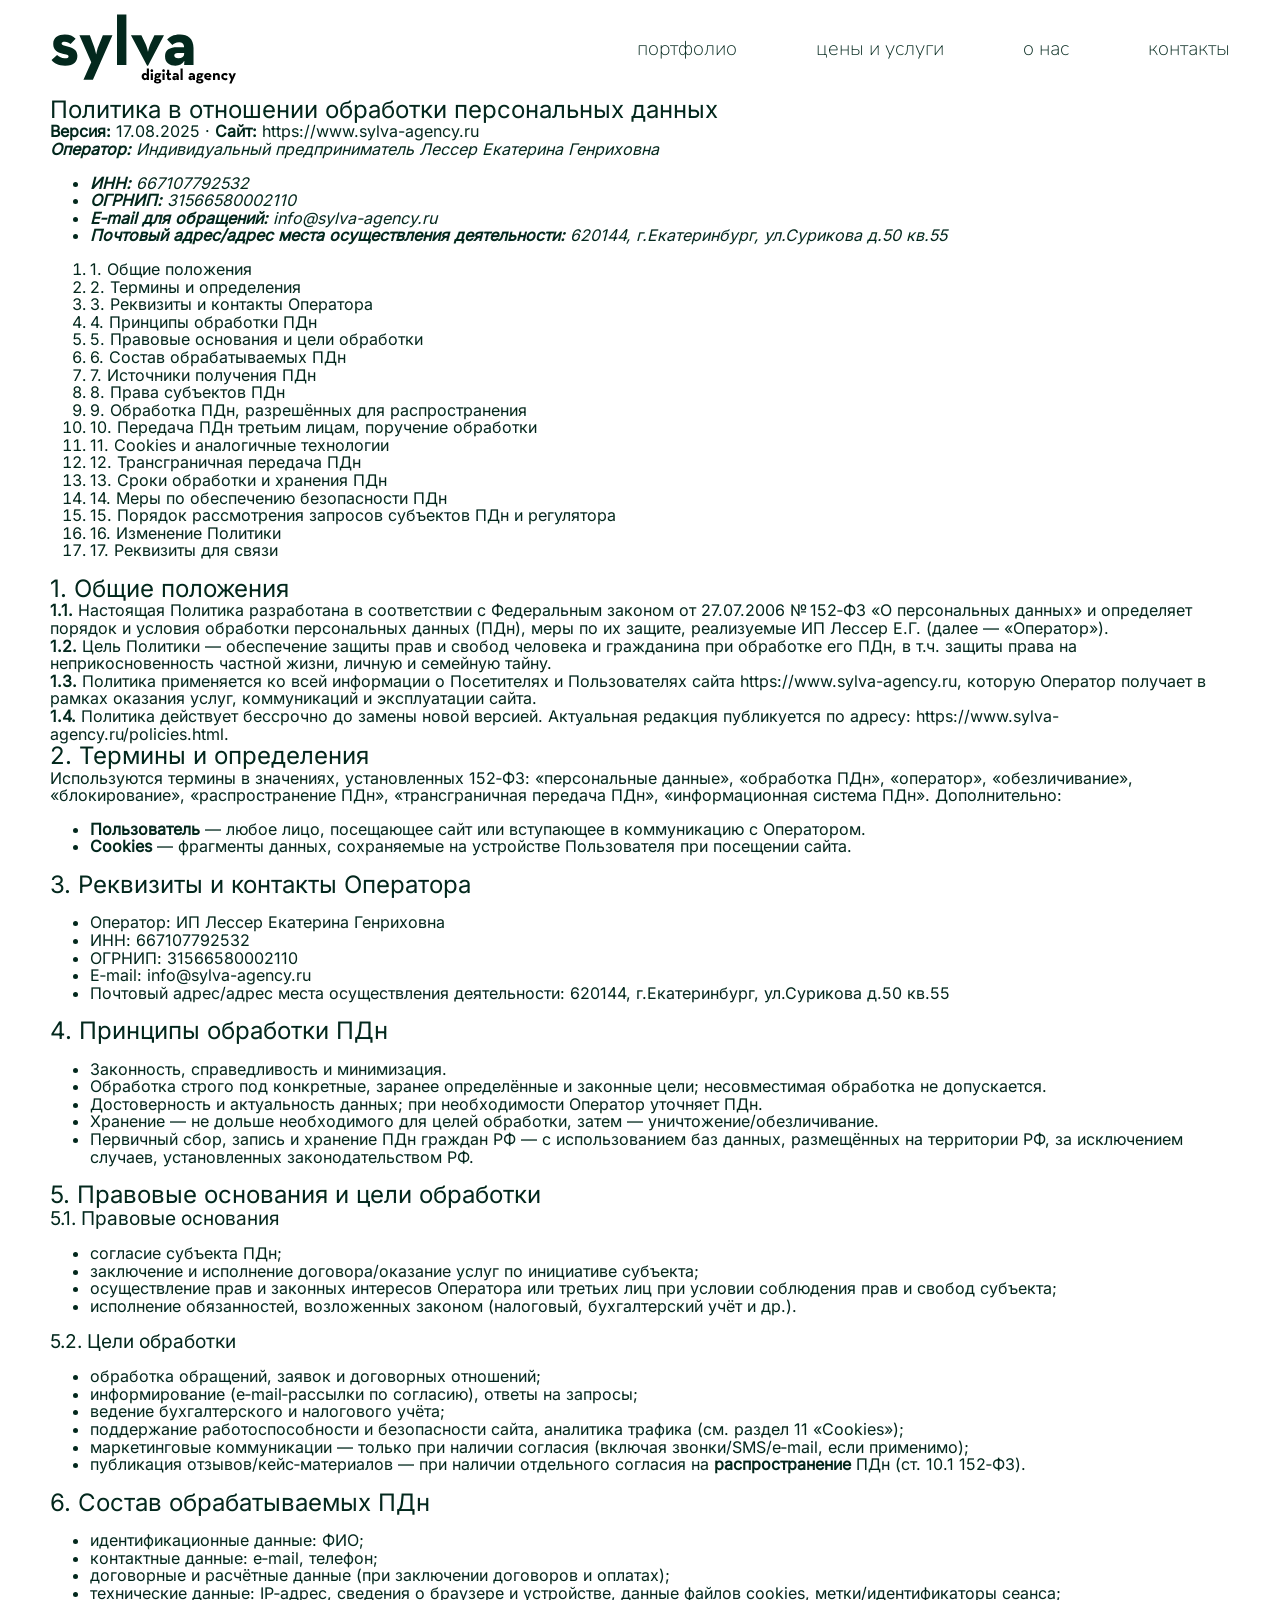
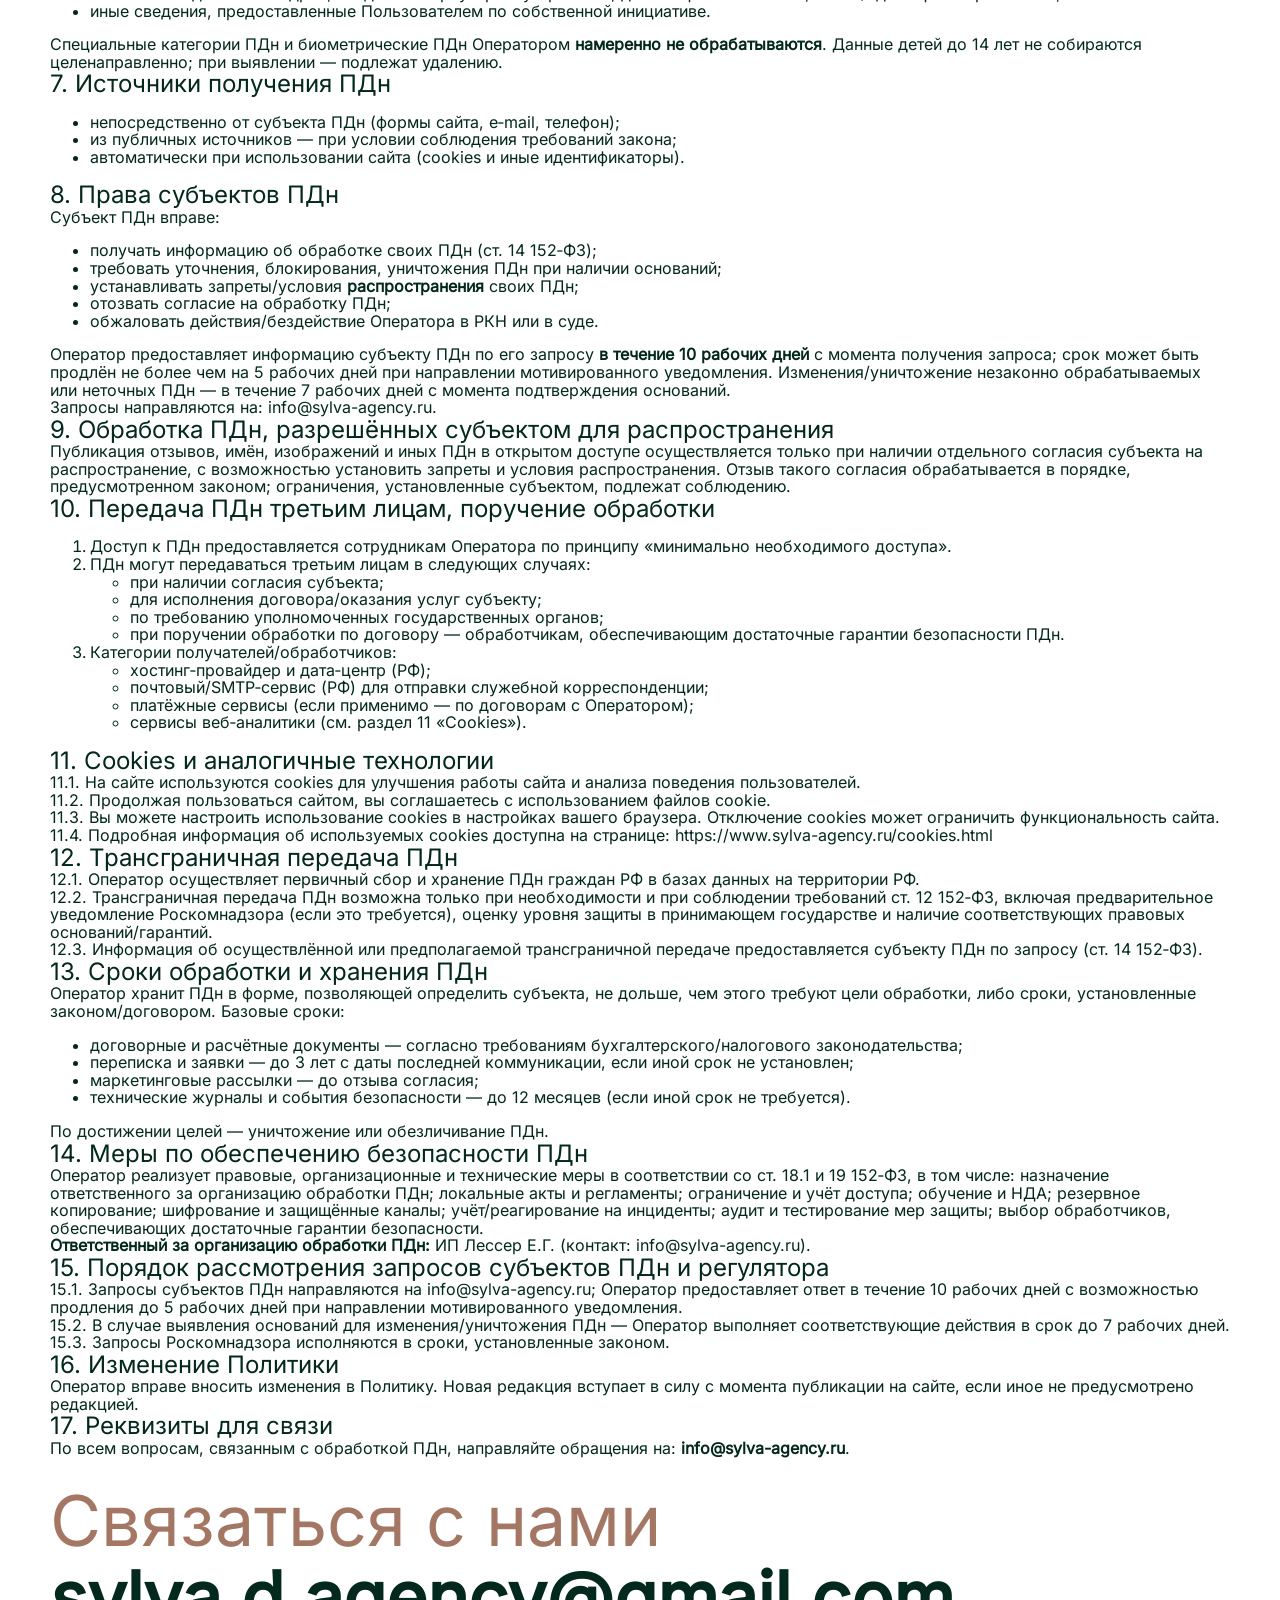
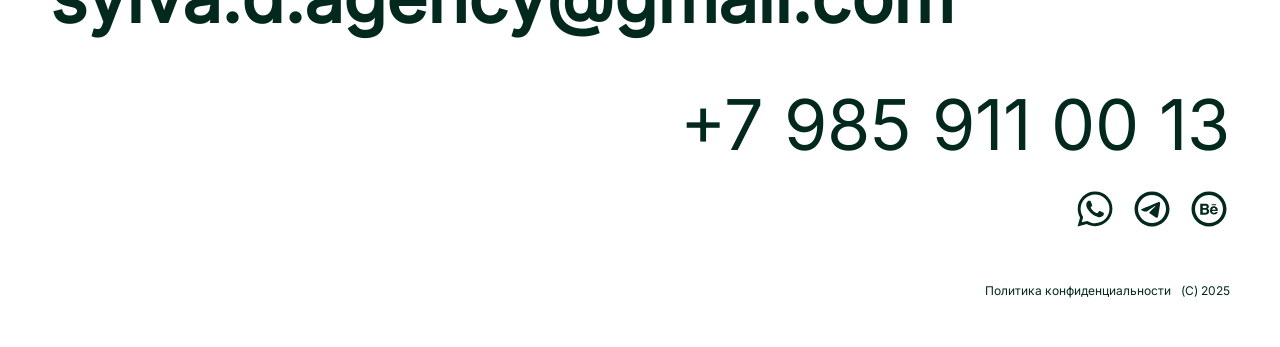
<file: policies.html>
<!DOCTYPE html>
<html lang="ru">

<head>
    <meta charset="UTF-8">
    <meta name="viewport" content="width=device-width, initial-scale=1">
    <title>Политика в отношении обработки персональных данных</title>
    <link rel="icon" type="image/x-icon" href="/assets/favicon.ico">
    <!-- Подключаем те же стили, что и на главной (относительно index.html/order.html в одном каталоге) -->
    <link rel="stylesheet" href="/css/critical.css">
    <link rel="stylesheet" href="/css/policies-cookies.css">
    <link rel="stylesheet" href="/css/footer.css">
</head>

<body>
    <a href="#main" class="skip-link">Перейти к содержанию</a>

    <!-- Header (унифицированный) -->
    <header class="header header--default">
        <div class="container">
            <nav class="nav" aria-label="Основная навигация">
                <a href="/" class="logo" aria-label="Sylva Digital Agency">
                    <svg width="187" height="78" viewBox="0 0 187 78" fill="none" xmlns="http://www.w3.org/2000/svg">
                        <path
                            d="M15.12 58.63C8.19 58.63 4.13 56.04 1.54 52.96L7.07 48.06C9.1 50.02 11.69 51.21 14.49 51.21C17.57 51.21 18.55 50.65 18.55 49.39C18.55 47.78 16.66 47.78 11.83 46.52C7.77 45.47 3.22 43.23 3.22 37C3.22 30.28 8.4 27.55 14.77 27.55C19.67 27.55 23.17 29.16 25.62 31.68L20.58 37.07C19.18 35.88 17.08 34.83 14.84 34.83C12.67 34.83 11.62 35.39 11.62 36.58C11.62 38.26 13.51 38.47 17.57 39.38C21.91 40.36 27.37 42.39 27.37 48.69C27.37 54.15 24.5 58.63 15.12 58.63ZM33.4693 72.84L41.2393 55.2L29.4093 28.18H39.8393L44.1093 39.66C45.1593 42.46 46.2093 47.36 46.2093 47.36C46.2093 47.36 47.1193 42.39 48.2393 39.66L52.8593 28.18H62.4493L42.9193 72.84H33.4693ZM67.0157 58V7.46H76.3957V58H67.0157ZM97.1223 58.63L80.9523 28.18H91.3823L95.5823 37.07C96.9823 40.08 98.0323 44.98 98.0323 44.98C98.0323 44.98 99.0123 40.08 100.342 37.07L104.402 28.18H113.992L98.0323 58.63H97.1223ZM134.141 40.29C134.001 36.86 132.321 35.32 129.171 35.32C125.601 35.32 123.711 36.86 122.381 38.05L117.131 32.45C119.931 29.72 123.081 27.55 130.081 27.55C137.711 27.55 143.521 31.68 143.521 41.06V58H134.141L134.351 53.87C132.111 57.3 129.521 58.63 125.531 58.63C120.071 58.63 115.031 56.18 115.031 49.25C115.031 42.88 119.861 40.29 127.211 40.29H134.141ZM134.141 45.89H127.701C125.321 45.89 124.271 46.94 124.271 48.62C124.271 50.3 125.671 51.28 128.331 51.28C132.181 51.28 134.141 49.6 134.141 47.08V45.89Z"
                            fill="#03281D" />
                        <path
                            d="M94.712 73.144C93.048 73.144 91.624 71.672 91.624 69.576C91.624 67.48 93.032 66.04 94.68 66.04C95.768 66.04 96.376 66.472 96.808 67.144V61.448H98.968V73H96.808L96.856 72.008C96.472 72.728 95.752 73.144 94.712 73.144ZM95.336 71.256C96.264 71.256 96.872 70.648 96.872 69.576C96.872 68.568 96.264 67.944 95.336 67.944C94.424 67.944 93.848 68.568 93.848 69.576C93.848 70.648 94.424 71.256 95.336 71.256ZM101.829 65.048C101.093 65.048 100.453 64.488 100.453 63.688C100.453 62.904 101.093 62.344 101.829 62.344C102.565 62.344 103.189 62.904 103.189 63.688C103.189 64.488 102.565 65.048 101.829 65.048ZM100.741 73V66.184H102.901V73H100.741ZM108.6 66.168H111.224V67.704H110.216C110.376 67.944 110.456 68.232 110.456 68.536C110.456 69.992 109.336 71.064 107.592 71.064C107.048 71.064 106.584 70.984 106.2 70.792C106.088 70.888 106.024 71.032 106.024 71.208C106.024 71.528 106.232 71.736 106.728 71.752L108.408 71.832C110.264 71.928 111.32 72.696 111.32 74.024C111.32 75.464 110.264 76.552 107.56 76.552C105.112 76.552 103.896 75.608 103.896 74.312C103.896 73.576 104.376 73.096 105.144 72.808C104.584 72.504 104.328 72.056 104.328 71.432C104.328 70.824 104.664 70.36 105.272 70.088C104.888 69.672 104.664 69.128 104.664 68.536C104.664 67.08 105.848 66.04 107.592 66.04C107.96 66.04 108.296 66.088 108.6 66.168ZM107.56 69.496C108.216 69.496 108.568 69.112 108.568 68.536C108.568 67.992 108.216 67.624 107.56 67.624C106.904 67.624 106.552 67.992 106.552 68.536C106.552 69.112 106.904 69.496 107.56 69.496ZM106.184 73.512C106.056 73.656 105.992 73.832 105.992 74.04C105.992 74.584 106.376 74.936 107.56 74.936C108.824 74.936 109.112 74.6 109.112 74.184C109.112 73.8 108.856 73.672 107.976 73.624L106.184 73.512ZM113.563 65.048C112.827 65.048 112.187 64.488 112.187 63.688C112.187 62.904 112.827 62.344 113.563 62.344C114.299 62.344 114.923 62.904 114.923 63.688C114.923 64.488 114.299 65.048 113.563 65.048ZM112.475 73V66.184H114.635V73H112.475ZM119.435 73.176C118.059 73.176 117.067 72.488 117.067 70.44V67.976H116.059V66.184H117.067V62.632H119.211V66.184H120.955V67.976H119.211V70.504C119.211 71.192 119.435 71.336 119.771 71.336C120.123 71.336 120.379 71.144 120.523 71.048L121.339 72.552C121.003 72.824 120.427 73.176 119.435 73.176ZM126.692 68.952C126.66 68.168 126.276 67.816 125.556 67.816C124.74 67.816 124.308 68.168 124.004 68.44L122.804 67.16C123.444 66.536 124.164 66.04 125.764 66.04C127.508 66.04 128.836 66.984 128.836 69.128V73H126.692L126.74 72.056C126.228 72.84 125.636 73.144 124.724 73.144C123.476 73.144 122.324 72.584 122.324 71C122.324 69.544 123.428 68.952 125.108 68.952H126.692ZM126.692 70.232H125.22C124.676 70.232 124.436 70.472 124.436 70.856C124.436 71.24 124.756 71.464 125.364 71.464C126.244 71.464 126.692 71.08 126.692 70.504V70.232ZM130.537 73V61.448H132.681V73H130.537Z"
                            fill="black" />
                        <path
                            d="M142.864 68.952C142.832 68.168 142.448 67.816 141.728 67.816C140.912 67.816 140.48 68.168 140.176 68.44L138.976 67.16C139.616 66.536 140.336 66.04 141.936 66.04C143.68 66.04 145.008 66.984 145.008 69.128V73H142.864L142.912 72.056C142.4 72.84 141.808 73.144 140.896 73.144C139.648 73.144 138.496 72.584 138.496 71C138.496 69.544 139.6 68.952 141.28 68.952H142.864ZM142.864 70.232H141.392C140.848 70.232 140.608 70.472 140.608 70.856C140.608 71.24 140.928 71.464 141.536 71.464C142.416 71.464 142.864 71.08 142.864 70.504V70.232ZM150.741 66.168H153.365V67.704H152.357C152.517 67.944 152.597 68.232 152.597 68.536C152.597 69.992 151.477 71.064 149.733 71.064C149.189 71.064 148.725 70.984 148.341 70.792C148.229 70.888 148.164 71.032 148.164 71.208C148.164 71.528 148.373 71.736 148.869 71.752L150.549 71.832C152.405 71.928 153.461 72.696 153.461 74.024C153.461 75.464 152.405 76.552 149.701 76.552C147.253 76.552 146.037 75.608 146.037 74.312C146.037 73.576 146.517 73.096 147.285 72.808C146.725 72.504 146.469 72.056 146.469 71.432C146.469 70.824 146.805 70.36 147.413 70.088C147.029 69.672 146.805 69.128 146.805 68.536C146.805 67.08 147.989 66.04 149.733 66.04C150.101 66.04 150.437 66.088 150.741 66.168ZM149.701 69.496C150.357 69.496 150.709 69.112 150.709 68.536C150.709 67.992 150.357 67.624 149.701 67.624C149.045 67.624 148.693 67.992 148.693 68.536C148.693 69.112 149.045 69.496 149.701 69.496ZM148.325 73.512C148.197 73.656 148.133 73.832 148.133 74.04C148.133 74.584 148.517 74.936 149.701 74.936C150.965 74.936 151.253 74.6 151.253 74.184C151.253 73.8 150.997 73.672 150.117 73.624L148.325 73.512ZM156.347 70.248C156.555 70.952 157.131 71.352 158.107 71.352C158.891 71.352 159.483 71.048 159.819 70.808L161.051 72.136C160.395 72.712 159.563 73.144 158.139 73.144C155.707 73.144 154.139 71.672 154.139 69.576C154.139 67.512 155.787 66.04 157.899 66.04C160.347 66.04 161.675 67.864 161.515 70.248H156.347ZM156.315 69H159.339C159.243 68.248 158.763 67.8 157.915 67.8C157.067 67.8 156.491 68.184 156.315 69ZM162.989 73V66.184H165.149L165.101 67.304C165.517 66.488 166.317 66.04 167.261 66.04C168.749 66.04 169.821 67.128 169.821 69.064V73H167.661V69.208C167.661 68.44 167.293 68.008 166.525 68.008C165.661 68.008 165.149 68.488 165.149 69.352V73H162.989ZM174.961 73.144C172.833 73.144 171.233 71.672 171.233 69.576C171.233 67.512 172.833 66.04 174.961 66.04C176.321 66.04 177.137 66.536 177.825 67.4L176.289 68.648C176.033 68.232 175.505 67.928 174.961 67.928C173.985 67.928 173.441 68.616 173.441 69.576C173.441 70.568 173.985 71.272 174.961 71.272C175.649 71.272 176.017 70.952 176.337 70.632L177.793 71.912C177.121 72.664 176.321 73.144 174.961 73.144ZM179.322 76.392L181.098 72.36L178.394 66.184H180.778L181.754 68.808C181.994 69.448 182.234 70.568 182.234 70.568C182.234 70.568 182.442 69.432 182.698 68.808L183.754 66.184H185.946L181.482 76.392H179.322Z"
                            fill="black" />
                    </svg>
                </a>
                <!-- Desktop Navigation -->
                <ul class="nav__list">
                    <li><a href="#portfolio" class="nav__link">портфолио</a></li>
                    <li><a href="#prices" class="nav__link">цены и услуги</a></li>
                    <li><a href="#about" class="nav__link">о нас</a></li>
                    <!-- <li><a href="#blog" class="nav__link">блог</a></li> -->
                    <li><a href="#contacts" class="nav__link">контакты</a></li>
                </ul>

                <!-- Mobile CTA Button -->
                <a href="/order.html" class="btn btn--primary nav__cta-mobile">Заказать сайт</a>

                <!-- Mobile Menu Button -->
                <button type="button" class="burger" id="burgerBtn" aria-label="Открыть меню" aria-expanded="false"
                    aria-controls="mobileMenu">
                    <svg width="35" height="35" viewBox="0 0 35 35" fill="none" xmlns="http://www.w3.org/2000/svg">
                        <path fill-rule="evenodd" clip-rule="evenodd"
                            d="M5.10433 7.29167C4.71756 7.29167 4.34662 7.44531 4.07313 7.7188C3.79964 7.99229 3.646 8.36323 3.646 8.75C3.646 9.13678 3.79964 9.50771 4.07313 9.7812C4.34662 10.0547 4.71756 10.2083 5.10433 10.2083H29.896C30.2828 10.2083 30.6537 10.0547 30.9272 9.7812C31.2007 9.50771 31.3543 9.13678 31.3543 8.75C31.3543 8.36323 31.2007 7.99229 30.9272 7.7188C30.6537 7.44531 30.2828 7.29167 29.896 7.29167H5.10433ZM3.646 17.5C3.646 17.1132 3.79964 16.7423 4.07313 16.4688C4.34662 16.1953 4.71756 16.0417 5.10433 16.0417H29.896C30.2828 16.0417 30.6537 16.1953 30.9272 16.4688C31.2007 16.7423 31.3543 17.1132 31.3543 17.5C31.3543 17.8868 31.2007 18.2577 30.9272 18.5312C30.6537 18.8047 30.2828 18.9583 29.896 18.9583H5.10433C4.71756 18.9583 4.34662 18.8047 4.07313 18.5312C3.79964 18.2577 3.646 17.8868 3.646 17.5ZM3.646 26.2515C3.646 25.8647 3.79964 25.4938 4.07313 25.2203C4.34662 24.9468 4.71756 24.7931 5.10433 24.7931H29.896C30.2828 24.7931 30.6537 24.9468 30.9272 25.2203C31.2007 25.4938 31.3543 25.8647 31.3543 26.2515C31.3543 26.6382 31.2007 27.0092 30.9272 27.2827C30.6537 27.5561 30.2828 27.7098 29.896 27.7098H5.10433C4.71756 27.7098 4.34662 27.5561 4.07313 27.2827C3.79964 27.0092 3.646 26.6382 3.646 26.2515Z"
                            fill="black" />
                    </svg>
                </button>
            </nav>
        </div>

    </header>

    <!-- Mobile Menu -->
    <div class="mobile-menu" id="mobileMenu" aria-hidden="true">
        <nav class="mobile-menu__nav" aria-label="Мобильная навигация">
            <ul class="mobile-menu__list">
                <li><a href="#portfolio" class="nav__link">портфолио</a></li>
                <li><a href="#prices" class="nav__link">цены и услуги</a></li>
                <li><a href="#about" class="nav__link">о нас</a></li>
                <!-- <li><a href="#blog" class="nav__link">блог</a></li> -->
                <li><a href="#contacts" class="nav__link">контакты</a></li>
            </ul>
        </nav>
        <nav class="mobile-menu__social-media" aria-label="Социальные сети">
            <ul class="social-links">
                <li><a href="https://wa.me/79859110013" target="_blank" rel="noopener noreferrer">
                        <svg width="42" height="43" viewBox="0 0 42 43" fill="none" xmlns="http://www.w3.org/2000/svg">
                            <path
                                d="M33.3375 9.0925C31.7329 7.47219 29.8218 6.18744 27.7156 5.31314C25.6095 4.43883 23.3504 3.99245 21.07 4C11.515 4 3.7275 11.7875 3.7275 21.3425C3.7275 24.405 4.5325 27.38 6.0375 30.005L3.5875 39L12.775 36.585C15.3125 37.9675 18.165 38.7025 21.07 38.7025C30.625 38.7025 38.4125 30.915 38.4125 21.36C38.4125 16.7225 36.61 12.365 33.3375 9.0925ZM21.07 35.7625C18.48 35.7625 15.9425 35.0625 13.72 33.75L13.195 33.435L7.735 34.87L9.1875 29.55L8.8375 29.0075C7.39821 26.7099 6.63412 24.0537 6.6325 21.3425C6.6325 13.3975 13.1075 6.9225 21.0525 6.9225C24.9025 6.9225 28.525 8.4275 31.2375 11.1575C32.5808 12.4943 33.6454 14.0845 34.3693 15.8358C35.0933 17.5872 35.4623 19.4649 35.455 21.36C35.49 29.305 29.015 35.7625 21.07 35.7625ZM28.98 24.9825C28.5425 24.7725 26.4075 23.7225 26.0225 23.565C25.62 23.425 25.34 23.355 25.0425 23.775C24.745 24.2125 23.9225 25.1925 23.6775 25.4725C23.4325 25.77 23.17 25.805 22.7325 25.5775C22.295 25.3675 20.895 24.895 19.25 23.425C17.955 22.27 17.0975 20.8525 16.835 20.415C16.59 19.9775 16.8 19.75 17.0275 19.5225C17.22 19.33 17.465 19.015 17.675 18.77C17.885 18.525 17.9725 18.3325 18.1125 18.0525C18.2525 17.755 18.1825 17.51 18.0775 17.3C17.9725 17.09 17.0975 14.955 16.7475 14.08C16.3975 13.24 16.03 13.345 15.7675 13.3275H14.9275C14.63 13.3275 14.175 13.4325 13.7725 13.87C13.3875 14.3075 12.2675 15.3575 12.2675 17.4925C12.2675 19.6275 13.825 21.6925 14.035 21.9725C14.245 22.27 17.0975 26.645 21.4375 28.5175C22.47 28.9725 23.275 29.235 23.905 29.4275C24.9375 29.76 25.8825 29.7075 26.635 29.6025C27.475 29.48 29.2075 28.5525 29.5575 27.5375C29.925 26.5225 29.925 25.665 29.8025 25.4725C29.68 25.28 29.4175 25.1925 28.98 24.9825Z"
                                fill="#03281D" />
                        </svg>

                    </a></li>
                <li><a href="https://t.me/Sylva_agency" target="_blank" rel="noopener noreferrer">
                        <svg width="42" height="43" viewBox="0 0 42 43" fill="none" xmlns="http://www.w3.org/2000/svg">
                            <path
                                d="M35 21.5C35 25.213 33.525 28.774 30.8995 31.3995C28.274 34.025 24.713 35.5 21 35.5C17.287 35.5 13.726 34.025 11.1005 31.3995C8.475 28.774 7 25.213 7 21.5C7 17.787 8.475 14.226 11.1005 11.6005C13.726 8.975 17.287 7.5 21 7.5C24.713 7.5 28.274 8.975 30.8995 11.6005C33.525 14.226 35 17.787 35 21.5ZM21 39C30.6652 39 38.5 31.1652 38.5 21.5C38.5 11.8348 30.6652 4 21 4C11.3348 4 3.5 11.8348 3.5 21.5C3.5 31.1652 11.3348 39 21 39ZM21.6265 16.9185C19.9255 17.6267 16.5241 19.0926 11.4222 21.3162C10.5928 21.6453 10.1588 21.9672 10.1202 22.2822C10.0538 22.8142 10.7205 23.0243 11.6287 23.3095L12.0103 23.432C12.9028 23.7225 14.1068 24.062 14.7315 24.076C15.2985 24.0877 15.9308 23.8543 16.6285 23.376C21.3955 20.156 23.856 18.5291 24.01 18.4952C24.1203 18.4707 24.2708 18.4393 24.3722 18.5303C24.4755 18.6213 24.465 18.7927 24.4545 18.84C24.388 19.1217 21.77 21.556 20.4155 22.8143C20.0142 23.1923 19.6157 23.5732 19.2202 23.957C18.3907 24.7568 17.7678 25.357 19.2553 26.337C20.762 27.331 22.2827 28.3215 23.7528 29.3697C24.4772 29.8877 25.1283 30.3498 25.9333 30.278C26.4005 30.2343 26.8835 29.795 27.1285 28.4825C27.7095 25.385 28.8488 18.6685 29.1112 15.9C29.1265 15.6704 29.1165 15.4397 29.0815 15.2122C29.0608 15.0292 28.9721 14.8605 28.833 14.7397C28.623 14.5682 28.2993 14.5333 28.1558 14.535C27.4978 14.5473 26.488 14.8973 21.6283 16.9185"
                                fill="#03281D" />
                        </svg>

                    </a></li>
                <li><a href="https://www.behance.net/sylva_agency" target="_blank" rel="noopener noreferrer">
                        <svg width="42" height="43" viewBox="0 0 42 43" fill="none" xmlns="http://www.w3.org/2000/svg">
                            <path
                                d="M21 35.5C24.713 35.5 28.274 34.025 30.8995 31.3995C33.525 28.774 35 25.213 35 21.5C35 17.787 33.525 14.226 30.8995 11.6005C28.274 8.975 24.713 7.5 21 7.5C17.287 7.5 13.726 8.975 11.1005 11.6005C8.475 14.226 7 17.787 7 21.5C7 25.213 8.475 28.774 11.1005 31.3995C13.726 34.025 17.287 35.5 21 35.5ZM21 39C11.3348 39 3.5 31.1652 3.5 21.5C3.5 11.8348 11.3348 4 21 4C30.6652 4 38.5 11.8348 38.5 21.5C38.5 31.1652 30.6652 39 21 39Z"
                                fill="#03281D" />
                            <path
                                d="M28.0525 17.79H23.6687V16.7015H28.0543V17.7918L28.0525 17.79ZM20.7498 22.2577C21.0333 22.6952 21.1744 23.2267 21.1733 23.852C21.1756 24.4983 21.0146 25.0776 20.6903 25.5898C20.4735 25.95 20.1837 26.2609 19.8395 26.5023C19.4953 26.7437 19.1043 26.9104 18.6917 26.9915C18.1854 27.0932 17.6699 27.1424 17.1535 27.1385H12.25V16.25H17.5087C18.8341 16.2698 19.7738 16.6566 20.328 17.4103C20.6605 17.8723 20.8267 18.4264 20.8267 19.0727C20.8267 19.7377 20.6587 20.2721 20.3228 20.6758C20.1361 20.9033 19.8602 21.1098 19.495 21.2953C20.0492 21.4971 20.4674 21.8179 20.7498 22.2577ZM14.7613 20.5428H17.066C17.5385 20.5428 17.9218 20.4529 18.2158 20.2732C18.5109 20.0936 18.6585 19.7745 18.6585 19.316C18.6585 18.8085 18.4637 18.4737 18.074 18.3115C17.6567 18.188 17.2228 18.1302 16.7877 18.14H14.7613V20.5428ZM18.8807 23.6962C18.8807 23.1304 18.6497 22.7419 18.1877 22.5307C17.9276 22.4117 17.5647 22.3499 17.0992 22.3452H14.7613V25.2467H17.0625C17.535 25.2479 17.9025 25.1843 18.165 25.056C18.6422 24.8203 18.8807 24.3671 18.8807 23.6962ZM29.68 21.9253C29.7337 22.2822 29.7564 22.7985 29.7482 23.474H24.0695C24.0998 24.258 24.3717 24.8063 24.885 25.119C25.193 25.3162 25.5675 25.4142 26.0085 25.413C26.4717 25.4142 26.8491 25.2946 27.1407 25.0543C27.3138 24.9048 27.4559 24.7229 27.559 24.5188H29.6415C29.5867 24.9819 29.3347 25.4521 28.8855 25.9293C28.1855 26.6876 27.2073 27.0667 25.9508 27.0667C24.9506 27.0801 23.9778 26.7406 23.2032 26.1078C22.4111 25.4684 22.0144 24.4272 22.0133 22.984C22.0133 21.6307 22.3714 20.5941 23.0877 19.8743C23.8053 19.1521 24.7357 18.7916 25.879 18.7928C26.5557 18.7928 27.167 18.9141 27.713 19.1568C28.2567 19.4018 28.7052 19.7868 29.0588 20.3118C29.3784 20.7761 29.5855 21.3139 29.68 21.9253ZM27.6325 22.1283C27.594 21.5858 27.412 21.1751 27.0865 20.8962C26.7502 20.6107 26.32 20.4598 25.879 20.4728C25.354 20.4739 24.948 20.6232 24.661 20.9207C24.3728 21.2182 24.192 21.6208 24.1185 22.1283H27.6325Z"
                                fill="#03281D" />
                        </svg>

                    </a></li>

            </ul>
        </nav>
    </div>
    <!-- Main: пустой, вы заполните -->
    <main id="main" class="content">
        <article class="policy" itemscope itemtype="https://schema.org/PrivacyPolicy">
            <header class="policy__header">
                <h1 itemprop="name">Политика в отношении обработки персональных данных</h1>
                <p class="policy__meta">
                    <span><strong>Версия:</strong> <time datetime="2025-08-17"
                            itemprop="datePublished">17.08.2025</time></span>
                    <span> · </span>
                    <span><strong>Сайт:</strong> <a href="https://www.sylva-agency.ru" itemprop="url"
                            rel="noopener">https://www.sylva-agency.ru</a></span>
                </p>
                <address class="policy__operator" itemprop="creator" itemscope
                    itemtype="https://schema.org/Organization">
                    <p><strong>Оператор:</strong> <span itemprop="name">Индивидуальный предприниматель Лессер Екатерина
                            Генриховна</span></p>
                    <ul>
                        <li><strong>ИНН:</strong> 667107792532</li>
                        <li><strong>ОГРНИП:</strong> 31566580002110</li>
                        <li><strong>E‑mail для обращений:</strong> <a href="mailto:info@sylva-agency.ru"
                                itemprop="email">info@sylva-agency.ru</a></li>
                        <li><strong>Почтовый адрес/адрес места осуществления деятельности:</strong> <span
                                itemprop="address">620144, г.Екатеринбург, ул.Сурикова д.50 кв.55</span></li>
                    </ul>
                </address>
            </header>

            <nav class="policy__toc" aria-label="Содержание">
                <ol>
                    <li><a href="#s1">1. Общие положения</a></li>
                    <li><a href="#s2">2. Термины и определения</a></li>
                    <li><a href="#s3">3. Реквизиты и контакты Оператора</a></li>
                    <li><a href="#s4">4. Принципы обработки ПДн</a></li>
                    <li><a href="#s5">5. Правовые основания и цели обработки</a></li>
                    <li><a href="#s6">6. Состав обрабатываемых ПДн</a></li>
                    <li><a href="#s7">7. Источники получения ПДн</a></li>
                    <li><a href="#s8">8. Права субъектов ПДн</a></li>
                    <li><a href="#s9">9. Обработка ПДн, разрешённых для распространения</a></li>
                    <li><a href="#s10">10. Передача ПДн третьим лицам, поручение обработки</a></li>
                    <li><a href="#s11">11. Cookies и аналогичные технологии</a></li>
                    <li><a href="#s12">12. Трансграничная передача ПДн</a></li>
                    <li><a href="#s13">13. Сроки обработки и хранения ПДн</a></li>
                    <li><a href="#s14">14. Меры по обеспечению безопасности ПДн</a></li>
                    <li><a href="#s15">15. Порядок рассмотрения запросов субъектов ПДн и регулятора</a></li>
                    <li><a href="#s16">16. Изменение Политики</a></li>
                    <li><a href="#s17">17. Реквизиты для связи</a></li>
                </ol>
            </nav>

            <section id="s1">
                <h2>1. Общие положения</h2>
                <p><strong>1.1.</strong> Настоящая Политика разработана в соответствии с Федеральным законом от
                    27.07.2006 № 152‑ФЗ «О персональных данных» и определяет порядок и условия обработки персональных
                    данных (ПДн), меры по их защите, реализуемые ИП Лессер Е.Г. (далее — «Оператор»).</p>
                <p><strong>1.2.</strong> Цель Политики — обеспечение защиты прав и свобод человека и гражданина при
                    обработке его ПДн, в т.ч. защиты права на неприкосновенность частной жизни, личную и семейную тайну.
                </p>
                <p><strong>1.3.</strong> Политика применяется ко всей информации о Посетителях и Пользователях сайта <a
                        href="https://www.sylva-agency.ru" rel="noopener">https://www.sylva-agency.ru</a>, которую
                    Оператор получает в рамках оказания услуг, коммуникаций и эксплуатации сайта.</p>
                <p><strong>1.4.</strong> Политика действует бессрочно до замены новой версией. Актуальная редакция
                    публикуется по адресу: <a href="https://www.sylva-agency.ru/policies.html"
                        rel="noopener">https://www.sylva-agency.ru/policies.html</a>.</p>
            </section>

            <section id="s2">
                <h2>2. Термины и определения</h2>
                <p>Используются термины в значениях, установленных 152‑ФЗ: «персональные данные», «обработка ПДн»,
                    «оператор», «обезличивание», «блокирование», «распространение ПДн», «трансграничная передача ПДн»,
                    «информационная система ПДн». Дополнительно:</p>
                <ul>
                    <li><strong>Пользователь</strong> — любое лицо, посещающее сайт или вступающее в коммуникацию с
                        Оператором.</li>
                    <li><strong>Cookies</strong> — фрагменты данных, сохраняемые на устройстве Пользователя при
                        посещении сайта.</li>
                </ul>
            </section>

            <section id="s3">
                <h2>3. Реквизиты и контакты Оператора</h2>
                <ul>
                    <li>Оператор: ИП Лессер Екатерина Генриховна</li>
                    <li>ИНН: 667107792532</li>
                    <li>ОГРНИП: 31566580002110</li>
                    <li>E‑mail: <a href="mailto:info@sylva-agency.ru">info@sylva-agency.ru</a></li>
                    <li>Почтовый адрес/адрес места осуществления деятельности: 620144, г.Екатеринбург, ул.Сурикова д.50
                        кв.55</li>
                </ul>
            </section>

            <section id="s4">
                <h2>4. Принципы обработки ПДн</h2>
                <ul>
                    <li>Законность, справедливость и минимизация.</li>
                    <li>Обработка строго под конкретные, заранее определённые и законные цели; несовместимая обработка
                        не допускается.</li>
                    <li>Достоверность и актуальность данных; при необходимости Оператор уточняет ПДн.</li>
                    <li>Хранение — не дольше необходимого для целей обработки, затем — уничтожение/обезличивание.</li>
                    <li>Первичный сбор, запись и хранение ПДн граждан РФ — с использованием баз данных, размещённых на
                        территории РФ, за исключением случаев, установленных законодательством РФ.</li>
                </ul>
            </section>

            <section id="s5">
                <h2>5. Правовые основания и цели обработки</h2>
                <h3>5.1. Правовые основания</h3>
                <ul>
                    <li>согласие субъекта ПДн;</li>
                    <li>заключение и исполнение договора/оказание услуг по инициативе субъекта;</li>
                    <li>осуществление прав и законных интересов Оператора или третьих лиц при условии соблюдения прав и
                        свобод субъекта;</li>
                    <li>исполнение обязанностей, возложенных законом (налоговый, бухгалтерский учёт и др.).</li>
                </ul>
                <h3>5.2. Цели обработки</h3>
                <ul>
                    <li>обработка обращений, заявок и договорных отношений;</li>
                    <li>информирование (e‑mail‑рассылки по согласию), ответы на запросы;</li>
                    <li>ведение бухгалтерского и налогового учёта;</li>
                    <li>поддержание работоспособности и безопасности сайта, аналитика трафика (см. раздел 11 «Cookies»);
                    </li>
                    <li>маркетинговые коммуникации — только при наличии согласия (включая звонки/SMS/e‑mail, если
                        применимо);</li>
                    <li>публикация отзывов/кейс‑материалов — при наличии отдельного согласия на
                        <strong>распространение</strong> ПДн (ст. 10.1 152‑ФЗ).
                    </li>
                </ul>
            </section>

            <section id="s6">
                <h2>6. Состав обрабатываемых ПДн</h2>
                <ul>
                    <li>идентификационные данные: ФИО;</li>
                    <li>контактные данные: e‑mail, телефон;</li>
                    <li>договорные и расчётные данные (при заключении договоров и оплатах);</li>
                    <li>технические данные: IP‑адрес, сведения о браузере и устройстве, данные файлов cookies,
                        метки/идентификаторы сеанса;</li>
                    <li>иные сведения, предоставленные Пользователем по собственной инициативе.</li>
                </ul>
                <p>Специальные категории ПДн и биометрические ПДн Оператором <strong>намеренно не
                        обрабатываются</strong>. Данные детей до 14 лет не собираются целенаправленно; при выявлении —
                    подлежат удалению.</p>
            </section>

            <section id="s7">
                <h2>7. Источники получения ПДн</h2>
                <ul>
                    <li>непосредственно от субъекта ПДн (формы сайта, e‑mail, телефон);</li>
                    <li>из публичных источников — при условии соблюдения требований закона;</li>
                    <li>автоматически при использовании сайта (cookies и иные идентификаторы).</li>
                </ul>
            </section>

            <section id="s8">
                <h2>8. Права субъектов ПДн</h2>
                <p>Субъект ПДн вправе:</p>
                <ul>
                    <li>получать информацию об обработке своих ПДн (ст. 14 152‑ФЗ);</li>
                    <li>требовать уточнения, блокирования, уничтожения ПДн при наличии оснований;</li>
                    <li>устанавливать запреты/условия <strong>распространения</strong> своих ПДн;</li>
                    <li>отозвать согласие на обработку ПДн;</li>
                    <li>обжаловать действия/бездействие Оператора в РКН или в суде.</li>
                </ul>
                <p>Оператор предоставляет информацию субъекту ПДн по его запросу <strong>в течение 10 рабочих
                        дней</strong> с момента получения запроса; срок может быть продлён не более чем на 5 рабочих
                    дней при направлении мотивированного уведомления. Изменения/уничтожение незаконно обрабатываемых или
                    неточных ПДн — в течение 7 рабочих дней с момента подтверждения оснований.</p>
                <p>Запросы направляются на: <a href="mailto:info@sylva-agency.ru">info@sylva-agency.ru</a>.</p>
            </section>

            <section id="s9">
                <h2>9. Обработка ПДн, разрешённых субъектом для распространения</h2>
                <p>Публикация отзывов, имён, изображений и иных ПДн в открытом доступе осуществляется только при наличии
                    отдельного согласия субъекта на распространение, с возможностью установить запреты и условия
                    распространения. Отзыв такого согласия обрабатывается в порядке, предусмотренном законом;
                    ограничения, установленные субъектом, подлежат соблюдению.</p>
            </section>

            <section id="s10">
                <h2>10. Передача ПДн третьим лицам, поручение обработки</h2>
                <ol>
                    <li>Доступ к ПДн предоставляется сотрудникам Оператора по принципу «минимально необходимого
                        доступа».</li>
                    <li>ПДн могут передаваться третьим лицам в следующих случаях:
                        <ul>
                            <li>при наличии согласия субъекта;</li>
                            <li>для исполнения договора/оказания услуг субъекту;</li>
                            <li>по требованию уполномоченных государственных органов;</li>
                            <li>при поручении обработки по договору — обработчикам, обеспечивающим достаточные гарантии
                                безопасности ПДн.</li>
                        </ul>
                    </li>
                    <li>Категории получателей/обработчиков:
                        <ul>
                            <li>хостинг‑провайдер и дата‑центр (РФ);</li>
                            <li>почтовый/SMTP‑сервис (РФ) для отправки служебной корреспонденции;</li>
                            <li>платёжные сервисы (если применимо — по договорам с Оператором);</li>
                            <li>сервисы веб‑аналитики (см. раздел 11 «Cookies»).</li>
                        </ul>
                    </li>
                </ol>
            </section>

            <section id="s11">
                <h2>11. Cookies и аналогичные технологии</h2>
                <p>11.1. На сайте используются cookies для улучшения работы сайта и анализа поведения пользователей.</p>
                <p>11.2. Продолжая пользоваться сайтом, вы соглашаетесь с использованием файлов cookie.</p>
                <p>11.3. Вы можете настроить использование cookies в настройках вашего браузера. Отключение cookies
                    может ограничить функциональность сайта.</p>
                <p>11.4. Подробная информация об используемых cookies доступна на странице: <a
                        href="https://www.sylva-agency.ru/cookies.html"
                        rel="noopener">https://www.sylva-agency.ru/cookies.html</a></p>
            </section>

            <section id="s12">
                <h2>12. Трансграничная передача ПДн</h2>
                <p>12.1. Оператор осуществляет первичный сбор и хранение ПДн граждан РФ в базах данных на территории РФ.
                </p>
                <p>12.2. Трансграничная передача ПДн возможна только при необходимости и при соблюдении требований ст.
                    12 152‑ФЗ, включая предварительное уведомление Роскомнадзора (если это требуется), оценку уровня
                    защиты в принимающем государстве и наличие соответствующих правовых оснований/гарантий.</p>
                <p>12.3. Информация об осуществлённой или предполагаемой трансграничной передаче предоставляется
                    субъекту ПДн по запросу (ст. 14 152‑ФЗ).</p>
            </section>

            <section id="s13">
                <h2>13. Сроки обработки и хранения ПДн</h2>
                <p>Оператор хранит ПДн в форме, позволяющей определить субъекта, не дольше, чем этого требуют цели
                    обработки, либо сроки, установленные законом/договором. Базовые сроки:</p>
                <ul>
                    <li>договорные и расчётные документы — согласно требованиям бухгалтерского/налогового
                        законодательства;</li>
                    <li>переписка и заявки — до 3 лет с даты последней коммуникации, если иной срок не установлен;</li>
                    <li>маркетинговые рассылки — до отзыва согласия;</li>
                    <li>технические журналы и события безопасности — до 12 месяцев (если иной срок не требуется).</li>
                </ul>
                <p>По достижении целей — уничтожение или обезличивание ПДн.</p>
            </section>

            <section id="s14">
                <h2>14. Меры по обеспечению безопасности ПДн</h2>
                <p>Оператор реализует правовые, организационные и технические меры в соответствии со ст. 18.1 и 19
                    152‑ФЗ, в том числе: назначение ответственного за организацию обработки ПДн; локальные акты и
                    регламенты; ограничение и учёт доступа; обучение и НДА; резервное копирование; шифрование и
                    защищённые каналы; учёт/реагирование на инциденты; аудит и тестирование мер защиты; выбор
                    обработчиков, обеспечивающих достаточные гарантии безопасности.</p>
                <p><strong>Ответственный за организацию обработки ПДн:</strong> ИП Лессер Е.Г. (контакт: <a
                        href="mailto:info@sylva-agency.ru">info@sylva-agency.ru</a>).</p>
            </section>

            <section id="s15">
                <h2>15. Порядок рассмотрения запросов субъектов ПДн и регулятора</h2>
                <p>15.1. Запросы субъектов ПДн направляются на <a
                        href="mailto:info@sylva-agency.ru">info@sylva-agency.ru</a>; Оператор предоставляет ответ в
                    течение 10 рабочих дней с возможностью продления до 5 рабочих дней при направлении мотивированного
                    уведомления.</p>
                <p>15.2. В случае выявления оснований для изменения/уничтожения ПДн — Оператор выполняет соответствующие
                    действия в срок до 7 рабочих дней.</p>
                <p>15.3. Запросы Роскомнадзора исполняются в сроки, установленные законом.</p>
            </section>

            <section id="s16">
                <h2>16. Изменение Политики</h2>
                <p>Оператор вправе вносить изменения в Политику. Новая редакция вступает в силу с момента публикации на
                    сайте, если иное не предусмотрено редакцией.</p>
            </section>

            <section id="s17">
                <h2>17. Реквизиты для связи</h2>
                <p>По всем вопросам, связанным с обработкой ПДн, направляйте обращения на: <a
                        href="mailto:info@sylva-agency.ru"><strong>info@sylva-agency.ru</strong></a>.</p>
            </section>
        </article>


    </main>

    <!-- Footer (унифицированный) -->
    <footer class="footer" id="contacts">
        <div class="container">
            <div class="footer__content">
                <a href="tel:+79859110013" class="footer__title">Связаться с нами</a>
                <a href="mailto:sylva.d.agency@gmail.com" class="footer__email">sylva.d.agency@gmail.com</a>
                <a href="tel:+79859110013" class="footer__phone">+7 985 911 00 13</a>
                <div class="footer__socials">
                    <a href="https://wa.me/79859110013" target="_blank" rel="noopener noreferrer"
                        class="footer__social-link"><svg width="42" height="42" viewBox="0 0 42 42" fill="none"
                            xmlns="http://www.w3.org/2000/svg">
                            <path
                                d="M33.3375 8.59259C31.7329 6.97228 29.8218 5.68754 27.7156 4.81323C25.6095 3.93892 23.3504 3.49254 21.07 3.50009C11.515 3.50009 3.72749 11.2876 3.72749 20.8426C3.72749 23.9051 4.53249 26.8801 6.03749 29.5051L3.58749 38.5001L12.775 36.0851C15.3125 37.4676 18.165 38.2026 21.07 38.2026C30.625 38.2026 38.4125 30.4151 38.4125 20.8601C38.4125 16.2226 36.61 11.8651 33.3375 8.59259ZM21.07 35.2626C18.48 35.2626 15.9425 34.5626 13.72 33.2501L13.195 32.9351L7.73499 34.3701L9.18749 29.0501L8.83749 28.5076C7.3982 26.2099 6.63411 23.5538 6.63249 20.8426C6.63249 12.8976 13.1075 6.42259 21.0525 6.42259C24.9025 6.42259 28.525 7.92759 31.2375 10.6576C32.5808 11.9944 33.6454 13.5845 34.3693 15.3359C35.0933 17.0873 35.4623 18.965 35.455 20.8601C35.49 28.8051 29.015 35.2626 21.07 35.2626ZM28.98 24.4826C28.5425 24.2726 26.4075 23.2226 26.0225 23.0651C25.62 22.9251 25.34 22.8551 25.0425 23.2751C24.745 23.7126 23.9225 24.6926 23.6775 24.9726C23.4325 25.2701 23.17 25.3051 22.7325 25.0776C22.295 24.8676 20.895 24.3951 19.25 22.9251C17.955 21.7701 17.0975 20.3526 16.835 19.9151C16.59 19.4776 16.8 19.2501 17.0275 19.0226C17.22 18.8301 17.465 18.5151 17.675 18.2701C17.885 18.0251 17.9725 17.8326 18.1125 17.5526C18.2525 17.2551 18.1825 17.0101 18.0775 16.8001C17.9725 16.5901 17.0975 14.4551 16.7475 13.5801C16.3975 12.7401 16.03 12.8451 15.7675 12.8276H14.9275C14.63 12.8276 14.175 12.9326 13.7725 13.3701C13.3875 13.8076 12.2675 14.8576 12.2675 16.9926C12.2675 19.1276 13.825 21.1926 14.035 21.4726C14.245 21.7701 17.0975 26.1451 21.4375 28.0176C22.47 28.4726 23.275 28.7351 23.905 28.9276C24.9375 29.2601 25.8825 29.2076 26.635 29.1026C27.475 28.9801 29.2075 28.0526 29.5575 27.0376C29.925 26.0226 29.925 25.1651 29.8025 24.9726C29.68 24.7801 29.4175 24.6926 28.98 24.4826Z"
                                fill="#03281D" />
                        </svg>
                    </a>
                    <a href="https://t.me/Sylva_agency" target="_blank" rel="noopener noreferrer"
                        class="footer__social-link"><svg width="42" height="42" viewBox="0 0 42 42" fill="none"
                            xmlns="http://www.w3.org/2000/svg">
                            <path
                                d="M35 21C35 24.713 33.525 28.274 30.8995 30.8995C28.274 33.525 24.713 35 21 35C17.287 35 13.726 33.525 11.1005 30.8995C8.475 28.274 7 24.713 7 21C7 17.287 8.475 13.726 11.1005 11.1005C13.726 8.475 17.287 7 21 7C24.713 7 28.274 8.475 30.8995 11.1005C33.525 13.726 35 17.287 35 21ZM21 38.5C30.6652 38.5 38.5 30.6652 38.5 21C38.5 11.3348 30.6652 3.5 21 3.5C11.3348 3.5 3.5 11.3348 3.5 21C3.5 30.6652 11.3348 38.5 21 38.5ZM21.6265 16.4185C19.9255 17.1267 16.5241 18.5926 11.4222 20.8162C10.5928 21.1453 10.1588 21.4672 10.1202 21.7822C10.0538 22.3142 10.7205 22.5243 11.6287 22.8095L12.0103 22.932C12.9028 23.2225 14.1068 23.562 14.7315 23.576C15.2985 23.5877 15.9308 23.3543 16.6285 22.876C21.3955 19.656 23.856 18.0291 24.01 17.9952C24.1203 17.9707 24.2708 17.9393 24.3722 18.0303C24.4755 18.1213 24.465 18.2927 24.4545 18.34C24.388 18.6217 21.77 21.056 20.4155 22.3143C20.0142 22.6923 19.6157 23.0732 19.2202 23.457C18.3907 24.2568 17.7678 24.857 19.2553 25.837C20.762 26.831 22.2827 27.8215 23.7528 28.8697C24.4772 29.3877 25.1283 29.8498 25.9333 29.778C26.4005 29.7343 26.8835 29.295 27.1285 27.9825C27.7095 24.885 28.8488 18.1685 29.1112 15.4C29.1265 15.1704 29.1165 14.9397 29.0815 14.7122C29.0608 14.5292 28.9721 14.3605 28.833 14.2397C28.623 14.0682 28.2993 14.0333 28.1558 14.035C27.4978 14.0473 26.488 14.3973 21.6283 16.4185"
                                fill="#03281D" />
                        </svg>
                    </a>
                    <a href="https://www.behance.net/sylva_agency" target="_blank" rel="noopener noreferrer"
                        class="footer__social-link"><svg width="42" height="42" viewBox="0 0 42 42" fill="none"
                            xmlns="http://www.w3.org/2000/svg">
                            <path
                                d="M21 35C24.713 35 28.274 33.525 30.8995 30.8995C33.525 28.274 35 24.713 35 21C35 17.287 33.525 13.726 30.8995 11.1005C28.274 8.475 24.713 7 21 7C17.287 7 13.726 8.475 11.1005 11.1005C8.475 13.726 7 17.287 7 21C7 24.713 8.475 28.274 11.1005 30.8995C13.726 33.525 17.287 35 21 35ZM21 38.5C11.3348 38.5 3.5 30.6652 3.5 21C3.5 11.3348 11.3348 3.5 21 3.5C30.6652 3.5 38.5 11.3348 38.5 21C38.5 30.6652 30.6652 38.5 21 38.5Z"
                                fill="#03281D" />
                            <path
                                d="M28.0525 17.29H23.6687V16.2015H28.0543V17.2918L28.0525 17.29ZM20.7498 21.7577C21.0333 22.1952 21.1744 22.7267 21.1733 23.352C21.1756 23.9983 21.0146 24.5776 20.6903 25.0898C20.4735 25.45 20.1837 25.7609 19.8395 26.0023C19.4953 26.2437 19.1043 26.4104 18.6917 26.4915C18.1854 26.5932 17.6699 26.6424 17.1535 26.6385H12.25V15.75H17.5087C18.8341 15.7698 19.7738 16.1566 20.328 16.9103C20.6605 17.3723 20.8267 17.9264 20.8267 18.5727C20.8267 19.2377 20.6587 19.7721 20.3228 20.1758C20.1361 20.4033 19.8602 20.6098 19.495 20.7953C20.0492 20.9971 20.4674 21.3179 20.7498 21.7577ZM14.7613 20.0428H17.066C17.5385 20.0428 17.9218 19.9529 18.2158 19.7732C18.5109 19.5936 18.6585 19.2745 18.6585 18.816C18.6585 18.3085 18.4637 17.9737 18.074 17.8115C17.6567 17.688 17.2228 17.6302 16.7877 17.64H14.7613V20.0428ZM18.8807 23.1962C18.8807 22.6304 18.6497 22.2419 18.1877 22.0307C17.9276 21.9117 17.5647 21.8499 17.0992 21.8452H14.7613V24.7467H17.0625C17.535 24.7479 17.9025 24.6843 18.165 24.556C18.6422 24.3203 18.8807 23.8671 18.8807 23.1962ZM29.68 21.4253C29.7337 21.7822 29.7564 22.2985 29.7482 22.974H24.0695C24.0998 23.758 24.3717 24.3063 24.885 24.619C25.193 24.8162 25.5675 24.9142 26.0085 24.913C26.4717 24.9142 26.8491 24.7946 27.1407 24.5543C27.3138 24.4048 27.4559 24.2229 27.559 24.0188H29.6415C29.5867 24.4819 29.3347 24.9521 28.8855 25.4293C28.1855 26.1876 27.2073 26.5667 25.9508 26.5667C24.9506 26.5801 23.9778 26.2406 23.2032 25.6078C22.4111 24.9684 22.0144 23.9272 22.0133 22.484C22.0133 21.1307 22.3714 20.0941 23.0877 19.3743C23.8053 18.6521 24.7357 18.2916 25.879 18.2928C26.5557 18.2928 27.167 18.4141 27.713 18.6568C28.2567 18.9018 28.7052 19.2868 29.0588 19.8118C29.3784 20.2761 29.5855 20.8139 29.68 21.4253ZM27.6325 21.6283C27.594 21.0858 27.412 20.6751 27.0865 20.3962C26.7502 20.1107 26.32 19.9598 25.879 19.9728C25.354 19.9739 24.948 20.1232 24.661 20.4207C24.3728 20.7182 24.192 21.1208 24.1185 21.6283H27.6325Z"
                                fill="#03281D" />
                        </svg>
                    </a>
                </div>

                <div class="footer__bottom">
                    <a href="/policies.html" class="footer__privacy" target="_blank" rel="noopener noreferrer">
                        Политика конфиденциальности
                    </a>
                    <p class="footer__copyright">(С) 2025</p>
                </div>
            </div>
        </div>
    </footer>

    <script src="/js/script.js" defer></script>
</body>

</html>
</file>
<file: css/main.css>
html {
  scroll-padding-top: 97px;
}

.mission {
  padding: 50px 0;
  background-color: #fff;
  display: flex;
  align-items: center;
  margin: 100px 0;
}

.mission__title {
  font-family: "Inter", sans-serif;
  font-size: 55px;
  font-weight: 400;
  line-height: 1.1;
  color: var(--color-primary);
  text-align: center;
  max-width: 1200px;
  margin: 0 auto;
}

.mission__italic {
  font-style: italic;
  font-weight: 400;
}
.mission__icon {
  display: inline-flex; /* ведёт себя как слово */
  align-items: baseline; /* выравнивание по линии текста */
  vertical-align: baseline; /* в линию с текстом */
  white-space: nowrap; /* не разрываем */
}
.mission__icon img {
  height: 1em;
  width: auto;
}
.mission__title .mission__icon:first-of-type img {
  width: auto;
  transform: translateY(0.3em);
}

.mission__bold {
  font-weight: 700;
  color: var(--color-primary);
}

.mission__colon {
  font-weight: 400;
}

.br-desktop {
  display: inline;
}

.br-tablet,
.br-mobile {
  display: none;
}

.portfolio {
  font-family: "Inter", sans-serif;
  margin-bottom: 100px;
}
.portfolio .container {
  display: flex;
  flex-direction: column;
}
.section-title {
  font-size: 2.5rem;
}
.section-subtitle {
  margin: 5px 0 25px 0;
  width: 40%;
}
.portfolio__grid {
  display: grid;
  grid-template-columns: repeat(2, 1fr);
  column-gap: 20px;
  row-gap: 15px;
  width: 100%;
}

.portfolio__item {
  display: flex;
  flex-direction: column;
  cursor: pointer;
  container-type: inline-size;
}
.portfolio__image {
  width: 100%;
  height: 370px;
  border-radius: 16px;
  margin-bottom: 15px;
  background-size: cover;
  overflow: hidden;
  background-color: var(--color-light);
  transition: transform 0.3s ease;
}
.portfolio__image:hover {
  transform: scale(1.03);
  transition: transform 0.3s ease;
}
.portfolio__details {
  width: 100%;
}
.portfolio__title {
  font-size: 2.5rem;
}
.portfolio__description {
  font-size: 1.125rem;
  margin-top: 5px;
  display: flex;
  gap: 5px;
  align-items: center;
}
.portfolio__load-more {
  margin: 50px auto 0 auto;
  display: inline-flex;
  align-items: center;
  justify-content: center;
  font-size: 1.375rem;
  color: var(--color-primary);
  background-color: rgba(0, 66, 37, 0.35);
  border: 1px solid var(--color-primary);
  border-radius: 10px;
  text-decoration: none;
  height: 44px;
  width: 247px;
  white-space: nowrap;
  position: relative;
  overflow: hidden;
  transition: border-radius 0.3s cubic-bezier(0.24, 0.69, 0.33, 0.93);
  cursor: pointer;
}

.portfolio__load-more::before {
  content: "";
  position: absolute;
  bottom: 0;
  left: 0;
  width: 100%;
  height: 100%;
  background-color: var(--color-primary);
  transform: translateY(100%);
  transition: transform 0.3s cubic-bezier(0.24, 0.69, 0.33, 0.93);
  z-index: 1;
  border-radius: inherit;
}

.portfolio__load-more span {
  position: relative;
  z-index: 2;
}

.portfolio__load-more:hover {
  border: 1px solid var(--color-primary);
  color: rgba(255, 255, 255, 1);
  border-radius: 30px;
}

.portfolio__load-more:hover::before {
  transform: translateY(0);
}

:root {
  --portfolio-arrow: url("/assets/arrow-left.svg");
}

.portfolio__link {
  display: inline-flex;
  align-items: center;
  text-decoration: none;
  color: var(--color-primary);
  line-height: 1.1;
}

.portfolio__link::after {
  content: "";
  width: 12px;
  height: 9px;
  margin-left: 5px;
  background-color: currentColor;

  -webkit-mask-image: var(--portfolio-arrow);
  -webkit-mask-size: 100% 100%;
  -webkit-mask-repeat: no-repeat;
  -webkit-mask-position: center;

  mask-image: var(--portfolio-arrow);
  mask-size: 100% 100%;
  mask-repeat: no-repeat;
  mask-position: center;
}

.portfolio__link:hover {
  color: var(--color-secondary);
}
.portfolio__link:hover::after {
  transform: translateX(2px);
}

.portfolio__link > span {
  display: none;
}

.prices {
  padding: 43px 0;
  color: var(--color-light);
  background-color: var(--color-primary);
}

.prices .section-subtitle {
  margin-bottom: 72px;
}

.prices__inner {
  display: flex;
}

.prices__decor,
.prices__accordion {
  width: 50%;
}

.prices__header {
  font-size: 2.5rem;
  display: flex;
  width: 100%;
  justify-content: space-between;
  align-items: center;
  color: var(--color-light);
  background-color: transparent;
  padding: 0;
  border: none;
  cursor: pointer;
  text-align: left;
  transition: all 0.3s ease;
}

.prices__icon {
  display: inline-flex;
  align-items: center;
  justify-content: center;
  transition: transform 0.3s ease;
}

.prices__item {
  padding-bottom: 25px;
  margin-bottom: 40px;
  border-bottom: 1px solid rgba(164, 119, 100, 0.35);
}

.prices__panel {
  max-height: 0;
  overflow: hidden;
  transition: max-height 0.3s ease, opacity 0.2s ease;
  opacity: 0;
}

.prices__panel.is-open {
  max-height: 1000px;
  opacity: 1;
  padding-top: 25px;
}

.prices__icon svg path:first-child,
.prices__icon svg path:nth-child(3),
.prices__icon svg path:last-child {
  fill: #f2eeec;
  transition: fill 0.3s ease;
}

.prices__icon svg path:nth-child(2) {
  fill: #a47764;
  fill-opacity: 0.35;
  transition: fill 0.3s ease, fill-opacity 0.3s ease;
}

.prices__item:not(.is-active)
  .prices__header:hover
  .prices__icon
  svg
  path:first-child,
.prices__item:not(.is-active)
  .prices__header:hover
  .prices__icon
  svg
  path:nth-child(3),
.prices__item:not(.is-active)
  .prices__header:hover
  .prices__icon
  svg
  path:last-child {
  fill: #a47764;
}

.prices__item:not(.is-active)
  .prices__header:hover
  .prices__icon
  svg
  path:nth-child(2) {
  fill: #f2eeec;
  fill-opacity: 1;
}

.prices__item.is-active .prices__icon svg path:first-child,
.prices__item.is-active .prices__icon svg path:nth-child(3),
.prices__item.is-active .prices__icon svg path:last-child {
  fill: #a47764;
}

.prices__item.is-active .prices__icon svg path:nth-child(2) {
  fill: #f2eeec;
  fill-opacity: 1;
}

.prices__item.is-active .prices__icon {
  transform: rotate(180deg);
}

.js-circles circle {
  stroke: rgba(164, 119, 100, 0.5);
  stroke-width: 1px;
  opacity: 1;
  transition: stroke 0.25s ease, stroke-width 0.25s ease;
}

.prices__item:not(.is-active)
  .prices__header:hover
  ~ .js-circles
  circle:nth-child(1) {
  stroke: rgba(164, 119, 100, 1);
  stroke-width: 1px;
}
.prices__item:nth-child(2):not(.is-active)
  .prices__header:hover
  ~ .js-circles
  circle:nth-child(2) {
  stroke: rgba(164, 119, 100, 1);
  stroke-width: 1px;
}
.prices__item:nth-child(3):not(.is-active)
  .prices__header:hover
  ~ .js-circles
  circle:nth-child(3) {
  stroke: rgba(164, 119, 100, 1);
  stroke-width: 1px;
}
.prices__item:nth-child(4):not(.is-active)
  .prices__header:hover
  ~ .js-circles
  circle:nth-child(4) {
  stroke: rgba(164, 119, 100, 1);
  stroke-width: 1px;
}

.prices__item.is-active .js-circles circle:nth-child(1) {
  stroke: rgba(242, 238, 236, 1);
  stroke-width: 3px;
}
.prices__item:nth-child(2).is-active .js-circles circle:nth-child(2) {
  stroke: rgba(242, 238, 236, 1);
  stroke-width: 3px;
}
.prices__item:nth-child(3).is-active .js-circles circle:nth-child(3) {
  stroke: rgba(242, 238, 236, 1);
  stroke-width: 3px;
}
.prices__item:nth-child(4).is-active .js-circles circle:nth-child(4) {
  stroke: rgba(242, 238, 236, 1);
  stroke-width: 3px;
}

.prices__description {
  width: 366px;
  margin-left: auto;
  margin-bottom: 25px;
}

.prices__table {
  width: 100%;
  table-layout: fixed;
  border-collapse: collapse;
  margin-top: 20px;
  border-spacing: 0 25px;
}

.prices__table td:first-child {
  text-align: left;
  font-size: 27px;
  padding-right: 49px;
}

.prices__table td:nth-child(2),
.prices__table td:nth-child(3) {
  width: 122px;
  font-size: 18px;
}

.prices__table td:nth-child(2) {
  text-align: left;
}

.prices__table td:nth-child(3) {
  text-align: right;
}
.prices__table tr:first-child td {
  padding-top: 25px;
  padding-bottom: 10px;
  border-top: 1px solid rgba(164, 119, 100, 0.35);
  border-bottom: 1px solid rgba(164, 119, 100, 0.35);
}
.prices__table tr:not(:first-child) td {
  padding-top: 25px;
  padding-bottom: 10px;
  border-bottom: 1px solid rgba(164, 119, 100, 0.35);
}
.prices__item {
  padding-bottom: 25px;
  margin-bottom: 40px;
  border-bottom: 1px solid var(--color-secondary);
}
.prices__decor {
  position: relative;
  display: flex;
  flex-direction: column;
  padding-top: 80px;
}
.prices__decor svg {
  width: 380px;
  height: 260px;
  margin-inline: auto;
  padding: 2px;
}
.prices__cta {
  padding-inline: 15px;
  width: fit-content;
  height: 44px;
  display: block;
  text-decoration: none;
  color: var(--color-light);
  font-size: 22px;
  background-color: rgba(255, 255, 255, 0.2);
  border: 1px solid var(--color-secondary);
  border-radius: 10px;
  display: flex;
  align-items: center;
  justify-content: center;
  margin-top: 50px;
  margin-inline: auto;
}

.prices__table td.is-toggle {
  cursor: pointer;
}

.prices__cell-title {
  display: inline;
}

.prices__cell-details {
  display: none;
  margin-top: 5px;
  color: var(--color-light);
  line-height: 1.1;
  font-size: 1rem;
}

.prices__cell-details.is-open {
  display: block;
}

.prices__table td.is-toggle .prices__cell-title {
  transition: color 0.2s ease;
}

.prices__table td.is-toggle:hover .prices__cell-title,
.prices__table td.is-toggle:focus-visible .prices__cell-title,
.prices__table td.is-toggle[aria-expanded="true"] .prices__cell-title {
  color: var(--color-secondary);
}

.about {
  padding: 56px 0 83px 0;
  background-color: var(--color-primary);
  color: var(--color-light);
}
.about .section-subtitle {
  margin-bottom: 10px;
  width: 503px;
}
.about__content {
  width: 100%;
}
.about__content-inner {
  display: flex;
}
.about__more-wrap,
.about__text-wrap {
  width: 50%;
}
.about__text {
  font-size: 2rem;
  margin-bottom: 37px;
  font-weight: 100;
}
.about__cta {
  padding-inline: 15px;
  width: fit-content;
  height: 44px;
  display: block;
  text-decoration: none;
  color: var(--color-light);
  font-size: 22px;
  background-color: rgba(255, 255, 255, 0.2);
  border: 1px solid var(--color-secondary);
  border-radius: 10px;
  display: flex;
  align-items: center;
  justify-content: center;
  margin-bottom: 25px;
  cursor: pointer;
}
.about__more-img {
  width: 100%;
  height: 385px;
  display: flex;
  align-items: center;
  justify-content: center;
}
.about__more-img img {
  width: 493px;
  height: auto;
}
.about__cta-more {
  padding-inline: 15px;
  width: fit-content;
  height: 44px;
  display: block;
  text-decoration: none;
  color: var(--color-light);
  font-size: 22px;
  background-color: rgba(255, 255, 255, 0.2);
  border: 1px solid var(--color-secondary);
  border-radius: 10px;
  display: flex;
  align-items: center;
  justify-content: center;
  margin-block: 25px;
  cursor: pointer;
  margin-inline: auto;
}
.about__process h3 {
  font-size: 2rem;
  margin-bottom: 10px;
  font-weight: 100;
}
.about__process h4 {
  font-size: 2rem;
  margin-block: 15px;
  font-weight: 100;
}
.about__process p {
  font-size: 2rem;
  color: var(--color-secondary);
  font-weight: 100;
}

/* Переменные анимаций */
:root {
  --about-dur: 280ms; /* длительность одного элемента */
  --about-stagger: 140ms; /* задержка между элементами */
  --about-img-dur: 380ms; /* длительность фейда изображения */
}

/* Вспомогательные */
.is-hidden {
  display: none !important;
}
.is-collapsed {
  display: none;
}

/* Вход/выход контента по очереди */
.reveal {
  opacity: 0;
  transform: translateY(8px);
  transition: opacity var(--about-dur) ease, transform var(--about-dur) ease;
  will-change: opacity, transform;
}

.reveal.reveal--in {
  opacity: 1;
  transform: none;
}

/* Фейд изображения */
.about__img-fade {
  opacity: 0.02;
  transition: opacity var(--about-img-dur) ease;
  will-change: opacity;
}
.about__img-fade.is-bright {
  opacity: 1;
}

.faq {
  margin: 100px 0;
}
.faq__inner {
  display: flex;
}
.faq__list {
  width: 50%;
  display: flex;
  flex-direction: column;
  align-items: flex-start;
}
.faq__item {
  width: 100%;
  padding-bottom: 10px;
  border-bottom: 1px solid rgba(41, 38, 58, 0.35);
  margin-bottom: 5px;
}
.faq__question {
  padding: 0;
  display: flex;
  width: 100%;
  justify-content: space-between;
  font-size: 1.375rem;
  align-items: center;
  border: none;
  background-color: transparent;
  cursor: pointer;
  text-align: left;
  transition: all 0.3s ease;
}
.faq__decor {
  width: 50%;
  display: flex;
}
.faq__decor svg {
  width: 380px;
  height: 260px;
  margin-inline: auto;
  /* margin-top: 38px; на четыре элемента */
  padding: 2px;
}

.faq__panel {
  max-height: 0;
  overflow: hidden;
  transition: max-height 0.3s ease, opacity 0.2s ease;
  opacity: 0;
}

.faq__panel.is-open {
  max-height: 1000px;
  opacity: 1;
  padding-top: 10px;
}

.faq__icon {
  display: inline-flex;
  align-items: center;
  justify-content: center;
  transition: transform 0.3s ease;
}

.faq__icon svg {
  display: block;
}

.faq__item.is-active .faq__icon {
  transform: rotate(180deg);
}

.faq__icon svg path:first-child,
.faq__icon svg path:nth-child(3),
.faq__icon svg path:last-child {
  fill: #03281d;
  transition: fill 0.3s ease;
}

.faq__icon svg path:nth-child(2) {
  fill: #03281d;
  fill-opacity: 0.4;
  transition: fill 0.3s ease, fill-opacity 0.3s ease;
}

.faq__item:not(.is-active) .faq__question:hover .faq__icon svg path:first-child,
.faq__item:not(.is-active)
  .faq__question:hover
  .faq__icon
  svg
  path:nth-child(3),
.faq__item:not(.is-active) .faq__question:hover .faq__icon svg path:last-child {
  fill: #a47764;
}

.faq__item:not(.is-active)
  .faq__question:hover
  .faq__icon
  svg
  path:nth-child(2) {
  fill: #ffffff;
  fill-opacity: 1;
}

.faq__item.is-active .faq__icon svg path:first-child,
.faq__item.is-active .faq__icon svg path:nth-child(3),
.faq__item.is-active .faq__icon svg path:last-child {
  fill: #a47764;
}

.faq__item.is-active .faq__icon svg path:nth-child(2) {
  fill: #ffffff;
  fill-opacity: 1;
}

.faq__decor circle {
  stroke: rgba(3, 40, 29, 0.2);
  stroke-width: 1px;
  opacity: 1;
  transition: stroke 0.25s ease, stroke-width 0.25s ease;
}

.faq__item:first-child .faq__question:hover ~ .faq__decor circle:nth-child(1),
.faq__item:nth-child(2) .faq__question:hover ~ .faq__decor circle:nth-child(2),
.faq__item:nth-child(3) .faq__question:hover ~ .faq__decor circle:nth-child(3),
.faq__item:nth-child(4) .faq__question:hover ~ .faq__decor circle:nth-child(4),
.faq__item:nth-child(5) .faq__question:hover ~ .faq__decor circle:nth-child(5) {
  stroke: rgba(3, 40, 29, 1);
  stroke-width: 1px;
}

.faq__item:first-child.is-active ~ .faq__decor circle:nth-child(1),
.faq__item:nth-child(2).is-active ~ .faq__decor circle:nth-child(2),
.faq__item:nth-child(3).is-active ~ .faq__decor circle:nth-child(3),
.faq__item:nth-child(4).is-active ~ .faq__decor circle:nth-child(4),
.faq__item:nth-child(5).is-active ~ .faq__decor circle:nth-child(5) {
  stroke: rgba(164, 119, 100, 1);
  stroke-width: 3px;
}

/* header.header--default {
  background-color: #ffffff;
  border-bottom: 1px solid #a47764;
}
header.header--default,
header.header--default a,
header.header--default button {
  color: #03281d;
}
header.header--default svg path {
  fill: #03281d;
} */

header.header--hero {
  background-color: rgba(255, 255, 255, 0.25);
  border-bottom: none;
}
header.header--hero,
header.header--hero a,
header.header--hero button {
  color: #03281d;
}
header.header--hero svg path {
  fill: #03281d;
}

header.header--prices {
  background-color: #03281d;
  /* border-bottom: 1px solid #a47764; */
}
header.header--prices,
header.header--prices a,
header.header--prices button {
  color: #f2eeec;
}
header.header--prices svg path {
  fill: #f2eeec;
}

.prices__cta,
.about__cta,
.about__cta-more {
  position: relative;
  overflow: hidden;
  transition: border-radius 0.3s cubic-bezier(0.24, 0.69, 0.33, 0.93);
}

.prices__cta::before,
.about__cta::before,
.about__cta-more::before {
  content: "";
  position: absolute;
  bottom: 0;
  left: 0;
  width: 100%;
  height: 100%;
  background-color: rgba(164, 119, 100, 1);
  transform: translateY(100%);
  transition: transform 0.3s cubic-bezier(0.24, 0.69, 0.33, 0.93);
  z-index: 1;
  border-radius: inherit;
}

.prices__cta span,
.about__cta span,
.about__cta-more span {
  position: relative;
  z-index: 2;
}

.prices__cta:hover,
.about__cta:hover,
.about__cta-more:hover {
  border-radius: 30px;
}

.prices__cta:hover::before,
.about__cta:hover::before,
.about__cta-more:hover::before {
  transform: translateY(0);
}

.cookie-notice {
  position: fixed;
  right: 50px;
  bottom: 10px;
  width: 562px;
  padding: 10px 50px;
  background: rgba(0, 66, 37, 0.2);
  backdrop-filter: blur(20.6px);
  border-radius: 20px;
  z-index: 1000;
  transition: all 0.3s ease;
}

.cookie-notice[hidden] {
  display: none;
}

.cookie-notice__content {
  display: flex;
  flex-direction: column;
  gap: 30px;
}

.cookie-notice__text {
  margin: 0;
  font-size: 16px;
  line-height: 1.1;
  color: #03281d;
}

.cookie-notice__buttons {
  display: flex;
  gap: 64px;
  align-items: left;
}

.cookie-notice__accept {
  padding: 0;
  background: transparent;
  border: none;
  font-size: 16px;
  cursor: pointer;
  transition: color 0.2s ease;
}

.cookie-notice__accept:hover {
  color: #a47764;
}

.cookie-notice__more {
  cursor: pointer;
  transition: color 0.2s ease;
}

.cookie-notice__more:hover {
  color: #a47764;
}

.portfolio__image {
  position: relative;
}

.portfolio__card[data-state-url="/portfolio/project-1"] .portfolio__image {
  background-image: url("/assets/MD/MD-bg.png");
  background-position: center center;
  background-repeat: no-repeat;
  /* background-size: 100% auto; */
}

.portfolio__card[data-state-url="/portfolio/project-1"]
  .portfolio__image
  .image_1 {
  position: absolute;
  top: 9px;
  left: 18px;
  width: 222px;
  height: 59px;
  object-fit: cover;
}

.portfolio__card[data-state-url="/portfolio/project-1"]
  .portfolio__image
  .image_2 {
  position: absolute;
  top: 30px;
  left: 340px;
  width: 49px;
  height: 16px;
  object-fit: cover;
}

.portfolio__card[data-state-url="/portfolio/project-1"]
  .portfolio__image
  .image_3 {
  position: absolute;
  top: 153px;
  left: 18px;
  width: 145px;
  height: 42px;
  object-fit: cover;
}

/* project-2 */
.portfolio__card[data-state-url="/portfolio/project-2"] .portfolio__image {
  background-color: rgba(250, 248, 242, 1);
  overflow: hidden;
}

.portfolio__card[data-state-url="/portfolio/project-2"]
  .portfolio__image
  .image_1 {
  position: absolute;
  top: 26px;
  right: 150px;
  width: 31px;
  height: 9px;
}

.portfolio__card[data-state-url="/portfolio/project-2"]
  .portfolio__image
  .image_2 {
  position: absolute;
  bottom: 0px;
  left: 50%;
  width: 266px;
  height: 337px;
  z-index: 2;
}

.portfolio__card[data-state-url="/portfolio/project-2"]
  .portfolio__image
  .image_3 {
  position: absolute;
  bottom: 12px;
  left: 50%;
  transform: translateX(-50%);
  width: 112px;
  height: 224px;
  z-index: 3;
}

.portfolio__card[data-state-url="/portfolio/project-2"]
  .portfolio__image
  .image_4 {
  position: absolute;
  display: flex;
  gap: 5px;
  top: 71px;
  left: 28px;
  width: 100%;
  height: 9px;
}
.image__4-design {
  width: 93px;
  height: 11px;
  object-fit: cover;
}

.portfolio__card[data-state-url="/portfolio/project-2"]
  .portfolio__image
  .image_5 {
  position: absolute;
  top: 27px;
  left: 7px;
  width: 351px;
  height: 33px;
}

.portfolio__card[data-state-url="/portfolio/project-2"]
  .portfolio__image
  .image_6 {
  position: absolute;
  top: 97px;
  left: 27px;
  width: 184px;
  height: 101px;
}

.portfolio__card[data-state-url="/portfolio/project-2"]
  .portfolio__image
  .image_7 {
  position: absolute;
  bottom: 120px;
  left: 152px;
  width: 23px;
  height: 23px;
}

.portfolio__card[data-state-url="/portfolio/project-2"]
  .portfolio__image
  .image_8 {
  position: absolute;
  bottom: 1px;
  left: 27px;
  width: 23px;
  height: 23px;
}

.portfolio__card[data-state-url="/portfolio/project-2"]
  .portfolio__image
  .image_9 {
  position: absolute;
  bottom: 75px;
  left: 165px;
  width: 45px;
  height: 45px;
}

.portfolio__card[data-state-url="/portfolio/project-2"]
  .portfolio__image
  .image_10 {
  position: absolute;
  bottom: 24px;
  left: 52px;
  width: 45px;
  height: 45px;
}

.portfolio__card[data-state-url="/portfolio/project-2"]
  .portfolio__image
  .image_11 {
  position: absolute;
  top: 13px;
  right: 6px;
  width: 86px;
  height: 35px;
}

.portfolio__card[data-state-url="/portfolio/project-2"]
  .portfolio__image
  .image_12 {
  position: absolute;
  top: 27px;
  left: 0px;
  width: 756px;
  height: 470px;
  z-index: 1;
}

/* project-3 */
.portfolio__card[data-state-url="/portfolio/project-3"] .portfolio__image {
  background-image: url("/assets/Uwo/uwo.png");
  background-position: center center;
  background-repeat: no-repeat;
  /* background-size: 100% auto; */
}

.portfolio__card[data-state-url="/portfolio/project-3"]
  .portfolio__image
  .image_1 {
  position: absolute;
  top: 50%;
  transform: translateY(-50%);
  right: 24px;
  width: 37px;
  height: 11px;
}

.portfolio__card[data-state-url="/portfolio/project-3"]
  .portfolio__image
  .image_2 {
  position: absolute;
  top: 8px;
  right: 14px;
  width: 248px;
  height: 35px;
}

.portfolio__card[data-state-url="/portfolio/project-3"]
  .portfolio__image
  .image_3 {
  position: absolute;
  bottom: 22px;
  right: 21px;
  width: 85px;
  height: 35px;
}

.portfolio__card[data-state-url="/portfolio/project-3"]
  .portfolio__image
  .image_4 {
  position: absolute;
  top: 14px;
  left: 0px;
  width: 300px;
  height: 51px;
}

.portfolio__card[data-state-url="/portfolio/project-3"]
  .portfolio__image
  .image_5 {
  position: absolute;
  top: 97px;
  left: 18px;
  width: 160px;
  height: 42px;
}

/* project-4 */
.portfolio__card[data-state-url="/portfolio/project-4"] .portfolio__image {
  background-image: url("/assets/Forma/bg-forma.png");
  background-position: center center;
  background-repeat: no-repeat;
  /* background-size: 100% auto; */
  overflow: hidden;
}

.portfolio__card[data-state-url="/portfolio/project-4"]
  .portfolio__image
  .image_1 {
  position: absolute;
  top: 35px;
  right: 29px;
  width: 40px;
  height: 12px;
}

.portfolio__card[data-state-url="/portfolio/project-4"]
  .portfolio__image
  .image_2 {
  position: absolute;
  top: 1px;
  right: 92px;
  width: auto;
  height: calc(100% - 2px);
}

.portfolio__card[data-state-url="/portfolio/project-4"]
  .portfolio__image
  .image_3 {
  position: absolute;
  top: 129px;
  left: 26px;
  width: 263px;
  height: 56px;
}

.portfolio__card[data-state-url="/portfolio/project-4"]
  .portfolio__image
  .image_4 {
  position: absolute;
  bottom: 23px;
  right: 7px;
  width: 86px;
  height: 36px;
}

.portfolio__card[data-state-url="/portfolio/project-4"]
  .portfolio__image
  .image_5 {
  position: absolute;
  top: 25px;
  left: 26px;
  width: 193px;
  height: 63px;
}

.portfolio__card[data-state-url="/portfolio/project-4"]
  .portfolio__image
  .image_6 {
  position: absolute;
  top: 226px;
  left: 26px;
  width: 98px;
  height: 12px;
}

/* project-5 */
.portfolio__card[data-state-url="/portfolio/project-5"] .portfolio__image {
  background-image: url("/assets/AC/bg-ac.png");
  background-position: center center;
  background-repeat: no-repeat;
  /* background-size: 100% auto; */
  overflow: hidden;
}

.portfolio__card[data-state-url="/portfolio/project-5"]
  .portfolio__image
  .image_1 {
  position: absolute;
  top: 50%;
  right: 50%;
  transform: translate(50%, -50%);
  width: calc(100% - 36px);
  height: calc(100% - 36px);
  border: 0.81px solid rgba(255, 255, 255, 1);
  border-radius: 8.11px;
  background-color: transparent;
}

.portfolio__card[data-state-url="/portfolio/project-5"]
  .portfolio__image
  .image_2 {
  position: absolute;
  top: 50px;
  right: 35px;
  width: 38px;
  height: 11px;
}

.portfolio__card[data-state-url="/portfolio/project-5"]
  .portfolio__image
  .image_3 {
  position: absolute;
  bottom: 42px;
  left: 28px;
  width: 284px;
  height: 40px;
  border: 1px solid rgba(255, 255, 255, 1);
  border-radius: 10px;
  display: flex;
  align-items: center;
  justify-content: center;
}

.portfolio__card[data-state-url="/portfolio/project-5"]
  .portfolio__image
  .image_4 {
  position: absolute;
  top: 50%;
  transform: translateY(-50%);
  left: 28px;
  width: 254px;
  height: 42px;
}

.portfolio__card[data-state-url="/portfolio/project-5"]
  .portfolio__image
  .image_5 {
  position: absolute;
  bottom: 42px;
  right: 28px;
  width: 85px;
  height: 35px;
}

.portfolio__card[data-state-url="/portfolio/project-5"]
  .portfolio__image
  .image_6 {
  position: absolute;
  top: 40px;
  left: 28px;
  width: 242px;
  height: 32px;
}

.portfolio__card[data-state-url="/portfolio/project-6"] .portfolio__image {
  background-color: rgba(44, 44, 44, 1);
  overflow: hidden;
}

.portfolio__card[data-state-url="/portfolio/project-6"]
  .portfolio__image
  .image_1 {
  position: absolute;
  top: 19px;
  right: 50%;
  transform: translateX(50%);
  width: calc(100% - 74px);
  height: auto;
}
.portfolio__card[data-state-url="/portfolio/project-6"]
  .portfolio__image
  .image_2 {
  position: absolute;
  top: 53px;
  right: 50%;
  transform: translateX(50%);
  width: 29%;
  height: auto;
  z-index: 2;
}
.portfolio__card[data-state-url="/portfolio/project-6"]
  .portfolio__image
  .image_3 {
  position: absolute;
  top: 130px;
  left: 37px;
  width: 82px;
  height: 33px;
  border: 0.5px solid rgba(240, 233, 223, 1);
  display: flex;
  align-items: center;
  justify-content: center;
  z-index: 3;
}
.portfolio__card[data-state-url="/portfolio/project-6"]
  .portfolio__image
  .image_3
  img {
  width: 42px;
  height: 13px;
}
.portfolio__card[data-state-url="/portfolio/project-6"]
  .portfolio__image
  .image_4 {
  position: absolute;
  top: 168px;
  left: 37px;
  width: 134px;
  height: 33px;
  border: 0.5px solid rgba(240, 233, 223, 1);
  display: flex;
  align-items: center;
  justify-content: center;
  z-index: 3;
}
.portfolio__card[data-state-url="/portfolio/project-6"]
  .portfolio__image
  .image_4
  img {
  width: 108px;
  height: 13px;
}
.portfolio__card[data-state-url="/portfolio/project-6"]
  .portfolio__image
  .image_5 {
  position: absolute;
  top: 206px;
  left: 37px;
  width: 144px;
  height: 33px;
  border: 0.5px solid rgba(240, 233, 223, 1);
  display: flex;
  align-items: center;
  justify-content: center;
  z-index: 3;
}
.portfolio__card[data-state-url="/portfolio/project-6"]
  .portfolio__image
  .image_5
  img {
  width: 113px;
  height: 13px;
}
.portfolio__card[data-state-url="/portfolio/project-6"]
  .portfolio__image
  .image_6 {
  position: absolute;
  bottom: 30px;
  right: 7px;
  width: 85px;
  height: 35px;
  z-index: 3;
}
.portfolio__card[data-state-url="/portfolio/project-6"]
  .portfolio__image
  .image_7 {
  position: absolute;
  top: 50%;
  right: 50%;
  transform: translate(50%, -50%);
  width: auto;
  height: 370px;
  object-fit: cover;
  object-position: center;
  z-index: 2;
}
.portfolio__card[data-state-url="/portfolio/project-6"]
  .portfolio__image
  .image_8 {
  position: absolute;
  top: 0;
  right: 37px;
  width: 0.5px;
  height: 100%;
  background-color: rgba(240, 233, 223, 0.5);
  z-index: 1;
}
.portfolio__card[data-state-url="/portfolio/project-6"]
  .portfolio__image
  .image_9 {
  position: absolute;
  top: 0;
  left: 37px;
  width: 0.5px;
  height: 100%;
  background-color: rgba(240, 233, 223, 0.5);
  z-index: 1;
}
.portfolio__card[data-state-url="/portfolio/project-6"]
  .portfolio__image
  .image_10 {
  position: absolute;
  top: 0;
  right: 101px;
  width: 0.5px;
  height: 100%;
  background-color: rgba(240, 233, 223, 0.5);
  z-index: 3;
}
.portfolio__card[data-state-url="/portfolio/project-6"]
  .portfolio__image
  .image_11 {
  position: absolute;
  top: 0;
  right: calc(50% - 13px);
  width: 0.5px;
  height: 100%;
  background-color: rgba(240, 233, 223, 0.5);
  z-index: 3;
}

@container (max-width: 520px) {
  .portfolio__card[data-state-url="/portfolio/project-2"]
    .portfolio__image
    .image_1 {
    top: auto;
    bottom: 26px;
    left: 18px;
  }
  .portfolio__card[data-state-url="/portfolio/project-2"]
    .portfolio__image
    .image_2 {
    width: auto;
    height: 300px;
  }
  .portfolio__card[data-state-url="/portfolio/project-2"]
    .portfolio__image
    .image_6 {
    width: 140px;
    height: auto;
  }
}
@container (max-width: 449px) {
  .portfolio__card[data-state-url="/portfolio/project-1"]
    .portfolio__image
    .image_2 {
    position: absolute;
    top: auto;
    left: auto;
    bottom: 30px;
    right: 30px;
  }

  .portfolio__card[data-state-url="/portfolio/project-1"]
    .portfolio__image
    .image_3 {
    position: absolute;
    top: 70px;
    left: 13px;
  }
  .portfolio__card[data-state-url="/portfolio/project-2"]
    .portfolio__image
    .image_3 {
    bottom: 8px;
    width: auto;
    height: 190px;
  }
  .portfolio__card[data-state-url="/portfolio/project-2"]
    .portfolio__image
    .image_11 {
    top: 180px;
    left: 18px;
    right: auto;
  }
  .portfolio__card[data-state-url="/portfolio/project-2"]
    .portfolio__image
    .image_5 {
    position: absolute;
    top: 27px;
    left: 17px;
    width: 250px;
    height: 33px;
  }
  .portfolio__card[data-state-url="/portfolio/project-2"]
    .portfolio__image
    .image_4 {
    left: 18px;
  }

  .portfolio__card[data-state-url="/portfolio/project-3"]
    .portfolio__image
    .image_1 {
    position: absolute;
    top: 24px;
  }
  .portfolio__card[data-state-url="/portfolio/project-3"]
    .portfolio__image
    .image_2 {
    position: absolute;
    top: 58px;
    right: auto;
    left: 18px;
    width: 248px;
    height: 35px;
  }
  .portfolio__card[data-state-url="/portfolio/project-3"]
    .portfolio__image
    .image_5 {
    top: auto;
    bottom: 12px;
  }
  .portfolio__card[data-state-url="/portfolio/project-5"]
    .portfolio__image
    .image_2 {
    top: 25px;
  }
  .portfolio__card[data-state-url="/portfolio/project-5"]
    .portfolio__image
    .image_4 {
    width: 235px;
  }
  .portfolio__card[data-state-url="/portfolio/project-5"]
    .portfolio__image
    .image_3 {
    bottom: 82px;
    width: 238px;
    padding-inline: 5px;
  }
}
.mission__second {
  padding: 0;
}

.modal {
  position: fixed;
  inset: 0;
  z-index: 1000;
  display: grid;
  align-items: center;
  justify-items: center;
  visibility: hidden;
  pointer-events: none;
}

.modal__overlay {
  position: absolute;
  inset: 0;
  background: rgba(0, 0, 0, 0.5);
  opacity: 0;
  transition: opacity 0.25s ease;
}

.modal__dialog {
  position: relative;
  max-width: 1280px;
  width: min(90vw, 1280px);
  max-height: 100vh;
  overflow: auto;
  background: #fff;
  border-radius: none;
  padding: 24px;

  opacity: 0;
  transform: translateY(12px);
  transition: opacity 0.25s ease, transform 0.25s ease;
  will-change: opacity, transform;
}

.modal__close {
  position: fixed;
  top: 16px;
  right: calc(16px + var(--sbw, 0px));
  width: 40px;
  height: 40px;
  border-radius: 999px;
  border: none;
  background: #1f1f1f;
  color: #fff;
  cursor: pointer;
  z-index: 1001; /* Должен быть выше всего */
  display: flex;
  align-items: center;
  justify-content: center;
  font-size: 20px;
}

.modal.is-open {
  visibility: visible;
  pointer-events: auto;
}
.modal.is-open .modal__overlay {
  opacity: 1;
}
.modal.is-open .modal__dialog {
  opacity: 1;
  transform: translateY(0);
}

body.modal-open {
  overflow: hidden;
  padding-right: var(--sbw, 0px);
}

.blog {
  font-family: "Inter", sans-serif;
  margin-bottom: 100px;
}

.blog .container {
  display: flex;
  flex-direction: column;
}

.blog__grid {
  display: grid;
  grid-template-columns: repeat(2, 1fr);
  column-gap: 20px;
  row-gap: 15px;
  width: 100%;
}

.blog__item {
  display: flex;
  flex-direction: column;
}

.blog__image {
  width: 100%;
  height: auto;
  border-radius: 10px;
  margin-bottom: 15px;
  background-color: var(--color-light);
  transition: transform 0.3s ease;
  overflow: hidden;
}
.blog__image:hover {
  transform: scale(1.03);
  transition: transform 0.3s ease;
}
.blog__image img {
  width: 100%;
  height: 100%;
  object-fit: contain;
  display: block;
}
.blog__details {
  width: 100%;
}

.blog__title {
  font-size: 2.5rem;
}

.blog__description {
  font-size: 1.125rem;
  margin-top: 5px;
  width: 500px;
}

:root {
  --cta-popover-w: 422px;
  --cta-popover-h: 166px;
}

#cta-modal.modal--compact.modal--popover .modal__dialog {
  position: fixed;
  width: var(--cta-popover-w);
  height: var(--cta-popover-h);
  border-radius: 60px;
  background: rgba(255, 255, 255, 0.8);
  backdrop-filter: blur(6px);
  box-shadow: 0 12px 32px rgba(0, 0, 0, 0.14);
  padding: 0;

  top: calc(var(--anchor-y, 0px) - var(--cta-popover-h) - 20px);
  left: calc(var(--anchor-x, 0px) - var(--cta-popover-w) / 2);

  max-width: calc(100vw - 24px);
}

#cta-modal .cta-modal {
  display: flex;
  flex-direction: column;
  justify-content: space-between;
  align-items: center;
  font-size: 1.375rem;
  padding: 14px 0;
  height: 100%;
}
#cta-modal .cta-modal__options {
  display: flex;
  gap: 15px;
  align-items: center;
  justify-items: center;
  margin-inline: auto;
}

#cta-modal .cta-opt:hover path {
  fill: var(--color-secondary);
}
#cta-modal .cta-opt:hover {
  color: var(--color-secondary);
}
#cta-modal .cta-opt svg {
  width: 42px;
  height: 42px;
}

#cta-modal a[href^="tel:"] {
  justify-self: center;
}

#cta-modal .modal__overlay {
  cursor: pointer;
}
#cta-modal .modal__close {
  position: fixed;
  top: 14px;
  right: 45px;
  width: 24px;
  height: 24px;
  background: none;
  color: var(--color-primary);
  cursor: pointer;
  font-size: 1.375rem;
}

/* ширина меньше 1280px */
@media (max-width: 1279px) {
  .mission__title {
    font-size: 2.9rem;
  }
  .portfolio__title {
    font-size: 2rem;
  }
  .prices__title {
    font-size: 2rem;
  }
  .prices__table td:first-child {
    padding-right: 25px;
  }
  .prices__table td:nth-child(2),
  .prices__table td:nth-child(3) {
    width: 110px;
  }
  .about__text {
    font-size: 1.68rem;
  }
  .about__process h3 {
    font-size: 1.68rem;
  }
  .about__process h4 {
    font-size: 1.68rem;
  }
  .about__process p {
    font-size: 1.68rem;
  }
}

/* ширина меньше 1024px */
@media (max-width: 1023px) {
  .mission__title {
    font-size: 1.8rem;
  }
  .portfolio__grid {
    grid-template-columns: 1fr;
  }
  .prices__icon {
    width: 35px;
    height: 35px;
  }
  .prices__title {
    font-size: 1.56rem;
  }
  .prices__item {
    padding-bottom: 10px;
    margin-bottom: 25px;
  }
  .prices__decor {
    padding-top: 0px;
  }
  .prices__decor svg {
    width: 360px;
  }
  .prices__cta {
    margin-top: 25px;
  }
  .prices__table td:first-child {
    font-size: 1.56rem;
  }
  .prices__table td:nth-child(2),
  .prices__table td:nth-child(3) {
    font-size: 1rem;
    width: 90px;
  }
  .about__text {
    font-size: 1.375rem;
  }
  .about__process h3 {
    font-size: 1.375rem;
  }
  .about__process h4 {
    font-size: 1.375rem;
  }
  .about__process p {
    font-size: 1.375rem;
  }
  .mission {
    margin: 50px 0;
  }
  .portfolio {
    margin-bottom: 50px;
  }
  .prices .section-subtitle {
    margin-bottom: 50px;
  }
  .faq {
    margin: 50px 0;
  }
}

/* ширина меньше 768px */
@media (max-width: 767px) {
  .mission__title {
    font-size: 1.5rem;
  }
  .section-subtitle {
    width: 70%;
  }
  .prices__inner {
    flex-direction: column;
    gap: 50px;
  }
  .prices__cta {
    display: none;
  }
  .prices__decor,
  .prices__accordion {
    width: 100%;
  }
  .prices__title {
    font-size: 1.375rem;
  }
  .faq__list,
  .faq__decor {
    width: 100%;
  }
  .faq__inner {
    flex-direction: column-reverse;
    gap: 25px;
  }
  .about__content-inner {
    flex-direction: column-reverse;
    gap: 25px;
  }
  .about .section-subtitle {
    width: 100%;
  }
  .about__more-wrap,
  .about__text-wrap {
    width: 100%;
  }
  .about__more-img {
    width: 100%;
    height: auto;
    padding-bottom: 25px;
  }
}

/* ширина меньше 480px */
@media (max-width: 479px) {
  .portfolio__title {
    font-size: 1.68rem;
  }
  .section-title {
    font-size: 1.68rem;
  }
  .prices__title {
    font-size: 1.25rem;
  }
  .about__text {
    font-size: 1.125rem;
  }
  .about__process h3 {
    font-size: 1.125rem;
  }
  .about__process h4 {
    font-size: 1.125rem;
  }
  .about__process p {
    font-size: 1.125rem;
  }
  .prices__decor svg {
    width: 100%;
    height: auto;
    margin-inline: auto;
    padding: 2px;
  }
}

/* 
@media (max-width: 1024px) {
  .mission {
    padding: 50px 0;
  }

  .mission__title {
    font-size: 40px;
    line-height: 1.1;
  }

  .br-desktop {
    display: none;
  }

  .br-tablet {
    display: inline;
  }

  .br-mobile {
    display: none;
  }
}

@media (max-width: 768px) {
  .mission {
    padding: 50px 0;
  }

  .mission__title {
    font-size: 32px;
    line-height: 1.2;
    text-align: left;
  }

  .br-desktop,
  .br-tablet {
    display: none;
  }

  .br-mobile {
    display: inline;
  }
  .cookie-notice {
    right: 20px;
    bottom: 20px;
    width: calc(100vw - 40px);
    max-width: 400px;
    padding: 20px 30px;
  }

  .cookie-notice__content {
    gap: 20px;
  }

  .cookie-notice__buttons {
    flex-direction: column;
    align-items: stretch;
    gap: 12px;
  }

  .cookie-notice__accept {
    width: 100%;
    text-align: center;
  }
}

@media (max-width: 360px) {
  .mission {
    padding: 50px 0;
  }

  .mission__title {
    font-size: 22px;
  }
} */

@media (prefers-reduced-motion: reduce) {
  .faq__panel,
  .prices__panel,
  .faq__icon,
  .prices__icon,
  .modal__overlay,
  .modal__dialog {
    transition: none !important;
  }
  :root {
    --about-dur: 1ms;
    --about-stagger: 1ms;
    --about-img-dur: 1ms;
  }
  .reveal {
    transform: none;
  }
}
</file>
<file: css/footer.css>
/* Extracted footer styles */
.footer {
  padding: 25px 0;
}
.footer__content {
  display: flex;
  flex-direction: column;
}
.footer__title {
  font-size: 4.375rem;
  color: var(--color-secondary);
}
.footer__title:hover {
  color: var(--color-primary);
}
.footer__email {
  font-size: 4.375rem;
  font-weight: 700;
}
.footer__email:hover {
  text-decoration: underline;
}
.footer__phone {
  font-size: 4.375rem;
  margin-top: 50px;
  margin-left: auto;
}
.footer__phone:hover {
  color: var(--color-secondary);
}
.footer__socials {
  display: flex;
  align-items: center;
  justify-content: center;
  gap: 15px;
  margin: 25px 0 50px auto;
}
.footer__socials a:hover path {
  fill: var(--color-secondary);
}
.footer__bottom {
  display: flex;
  gap: 10px;
  font-size: 0.75rem;
  margin-left: auto;
  margin-bottom: 25px;
}
.footer__privacy:hover {
  color: var(--color-secondary);
}
@media (max-width: 1279px) {
  .footer__title,
  .footer__email,
  .footer__phone {
    font-size: 3.43rem;
  }
}

/* ширина меньше 1024px */
@media (max-width: 1023px) {
  .footer__title,
  .footer__email,
  .footer__phone {
    font-size: 3.125rem;
  }
  .footer__phone {
    margin-top: 25px;
  }
  .footer__socials {
    margin-bottom: 25px;
  }

  .footer__bottom {
    margin-bottom: 0;
  }
}

/* ширина меньше 768px */
@media (max-width: 767px) {
  .footer__email {
    font-size: 1.875rem;
  }

  .footer__phone {
    font-size: 2.18rem;
  }
}

/* ширина меньше 480px */
@media (max-width: 479px) {
  .footer__title {
    font-size: 1.875rem;
  }
  .footer__email,
  .footer__phone {
    font-size: 1.25rem;
  }
}
</file>
<file: css/policies-cookies.css>
#main {
  margin-top: 97px;
  padding-inline: 50px;
}
</file>
<file: css/order.css>
/* .header {
  background-color: #fff;
  backdrop-filter: none;
  -webkit-backdrop-filter: none;
  border-bottom: 1px solid var(--color-secondary, #0c6);
} */
header.header--hero {
  background-color: rgba(255, 255, 255, 0.25);
  border-bottom: none;
}
header.header--hero,
header.header--hero a,
header.header--hero button {
  color: #03281d;
}
header.header--hero svg path {
  fill: #03281d;
}

header.header--prices {
  background-color: #03281d;
  /* border-bottom: 1px solid #a47764; */
}
header.header--prices,
header.header--prices a,
header.header--prices button {
  color: #f2eeec;
}
header.header--prices svg path {
  fill: #f2eeec;
}
#main {
  margin-top: 97px;
  margin-bottom: 50px;
}
.order-form__container {
  padding: 0;
}
.order-form__top {
  display: flex;
  margin-block: 50px;
  height: 391px;
  padding-inline: 50px;
}
.order-form__intro {
  width: 50%;
  padding-top: 20px;
}

.order-form__title {
  font-size: 2.5rem;
  line-height: 1.1;
}
.order-form__subtitle {
  margin-top: 5px;
  font-size: 1rem;
  line-height: 1.1;
}

/* сетка верхних полей справа, как в макете */
.order-form__contacts {
  width: 50%;
  display: flex;
  flex-direction: column;
  justify-content: end;
}
.of-field {
  margin-bottom: 20px;
}
.of-input {
  height: 74px;
}
.of-input {
  width: 100%;
  padding-inline: 15px;
  border-radius: 10px;
  border: 1px solid rgba(164, 119, 100, 1);
  background: rgba(255, 255, 255, 0.85);
  outline: none;
  color: var(--color-primary);
}
.of-input::placeholder {
  color: rgba(41, 38, 58, 0.4);
}
.of-input:focus,
.of-textarea:focus {
  border-color: var(--color-secondary, #0c6);
  box-shadow: 0 0 0 2px
    color-mix(in srgb, var(--color-secondary, #0c6) 25%, transparent);
}

.of-error {
  color: #c0392b;
  min-height: 1em;
  font-size: 12px;
}

.order-form__section {
  background-color: var(--color-primary);
  color: var(--color-light);
  padding-inline: 50px;
}
.order-form__h2 {
  display: inline-block;
  margin: 20px 0 5px 0;
  font-size: 2.5rem;
}

.order-form__need-inner {
  display: flex;
  height: 320px;
}

.order-form__decor,
.services-block {
  width: 50%;
  height: 100%;
}
.chip-group {
  width: 100%;
  height: auto;
}
.order-form__decor {
  display: flex;
  justify-content: center;
  align-items: center;
}
.order-form__decor svg {
  padding: 2px;
}
.chip-group {
  display: flex;
  flex-wrap: wrap;
  gap: 25px 12px;
  justify-content: space-between; /* то, что нужно */
}
.chip label {
  display: inline-flex;
  height: 44px;
  flex: 0 1 120px;
}
.chip > input {
  position: absolute;
  opacity: 0;
  pointer-events: none;
}
.chip > span {
  display: inline-flex;
  align-items: center;
  justify-content: center;
  padding: 10px 15px;
  border-radius: 10px;
  border: 1px solid var(--color-secondary, #1aa17a);
  background: rgba(255, 255, 255, 0.2);
  color: inherit;
  white-space: nowrap;
  cursor: pointer;
  transition: background-color 0.3s ease,
    border-radius 0.3s cubic-bezier(0.24, 0.69, 0.33, 0.93);
}
.chip > input:hover + span {
  background-color: rgba(164, 119, 100, 0.35);
}
.chip > input:checked + span {
  background-color: rgba(164, 119, 100, 0.35);
  border-radius: 30px;
}
.section__budget {
  padding-top: 100px;
}
.radio-grid {
  margin-left: auto;
  width: 50%;
  display: grid;
  grid-template-columns: repeat(auto-fit, minmax(220px, 1fr));
  gap: 25px 42px;
}
.budget-1 {
  order: 1;
}
.budget-2 {
  order: 3;
}
.budget-3 {
  order: 5;
}
.budget-4 {
  order: 2;
}
.budget-5 {
  order: 4;
}
.budget-6 {
  order: 6;
}
.radio {
  font-size: 1.375rem;
  display: flex;
  align-items: center;
  gap: 18px;
}
/* Токены по умолчанию (можно переопределять на модификаторах .budget-* ) */
.radio {
  --size: 22px;
  --ring: 2px;
  --text-gap: 18px;

  --ring-color: rgba(255, 255, 255, 0.85); /* рамка в невыбранном */
  --ring-hover: #fff; /* рамка при hover */

  /* акцент для эффектов hover (как было) */
  --accent: rgba(164, 119, 100, 0.35);

  /* фон кружка по умолчанию (как было) */
  --bg-unchecked: var(--color-primary);

  /* фон для disabled */
  --bg-disabled: rgba(242, 238, 236, 0.35);

  --focus: color-mix(in srgb, var(--accent) 40%, white);

  display: inline-flex;
  align-items: center;
  gap: var(--text-gap);
  cursor: pointer;
  user-select: none;
}

.radio > input[type="radio"] {
  appearance: none;
  -webkit-appearance: none;
  width: var(--size);
  height: var(--size);
  border-radius: 50%;
  box-sizing: border-box;

  /* Вариант 2: реальная рамка вместо inset box-shadow */
  border: var(--ring) solid var(--ring-color);
  box-shadow: none;

  background-color: var(--bg-unchecked); /* светлый фон по умолчанию */
  flex-shrink: 0;
  outline: none;
  cursor: pointer;
  transition: border-color 0.18s ease, background-color 0.18s ease,
    box-shadow 0.18s ease, transform 0.1s ease;
}

.radio:hover > input[type="radio"] {
  /* вместо тени — подсветка рамки */
  border-color: var(--ring-hover);
  background: rgba(242, 238, 236, 0.35);
}

.radio:hover > span {
  color: var(--color-secondary);
}

.radio > input[type="radio"]:active {
  transform: scale(0.96);
}

/* === ИЗМЕНЕНО: CHECKED ===
   Белый фон, рамка и центральная точка 4px цветом var(--color-secondary),
   без белого «ореола» по краю */
.radio > input[type="radio"]:checked {
  border-color: var(--color-secondary);
  background: radial-gradient(
    circle at 50% 50%,
    var(--color-secondary) 0 2px,
    /* точка 4px (радиус 2px) */ #fff 2px 100%
  ); /* остальное — белое */
  background-color: #fff;
  background-clip: padding-box; /* ключевое: не даём белому лезть под border */
  box-shadow: none;
}

/* чтобы hover не перебивал checked */
.radio:hover > input[type="radio"]:checked {
  border-color: var(--color-secondary);
  box-shadow: none;
}

.radio > input[type="radio"]:focus-visible {
  outline: 1px solid var(--focus);
  outline-offset: 3px;
}

/* disabled */
.radio > input[type="radio"]:disabled {
  border-color: var(--bg-disabled);
  background-color: var(--bg-disabled);
  background-image: none;
  box-shadow: none;
  cursor: not-allowed;
}

.radio > span {
  line-height: 1.1;
}

.of-field--textarea {
  display: flex;
  align-items: center;
  width: 50%;
  height: 100px;
  align-content: center;
  margin-left: auto;
  font-size: 1.375rem;
  line-height: 1.1;
}
.of-textarea {
  box-sizing: border-box;
  height: 100%;
}
.of-textarea:placeholder-shown {
  /* (высота поля - высота строки) / 2  → верхний отступ для выравнивания */
  padding-top: 38px;
}
.of-textarea::placeholder {
  color: rgba(242, 238, 236, 0.52);
  opacity: 1;
}
.section__task {
  padding-bottom: 50px;
}
.of-textarea {
  width: 100%;
  padding-inline: 50px;
  border-radius: 10px;
  border: 1px solid rgba(164, 119, 100, 1);
  background: rgba(255, 255, 255, 0.2);
  outline: none;
  color: var(--color-primary);
}
.order-form__actions {
  display: grid;
  gap: 23px;
  width: 382px;
  margin: 24px auto 0;
  text-align: center;
}
.of-submit {
  width: 100%;
  height: 54px;
  color: var(--color-light);
  background-color: var(--color-primary);
  border-radius: 10px;
  border: 1px solid var(--color-secondary);
  font-size: 1.375rem;
  position: relative;
  overflow: hidden;
  transition: border-radius 0.3s cubic-bezier(0.24, 0.69, 0.33, 0.93);
}

.of-submit::before {
  content: "";
  position: absolute;
  inset: 0; /* = top:0; right:0; bottom:0; left:0 */
  background-color: var(--color-secondary);
  transform: translateY(100%);
  transition: transform 0.3s cubic-bezier(0.24, 0.69, 0.33, 0.93);
  z-index: 1;
  border-radius: inherit;
}
.of-submit:hover {
  border-radius: 30px;
}
/* текст поверх заливки */
.of-submit .btn__label,
.of-submit span {
  /* на случай без .btn__label */
  position: relative;
  z-index: 2;
}

/* запуск заливки */
.of-submit:hover::before {
  transform: translateY(0);
}
.consent {
  display: flex;
  gap: 5px;
  align-items: flex-start;
  font-size: 10px;
  line-height: 1.1;
}

/* Кастомный чекбокс */
.consent input[type="checkbox"] {
  appearance: none;
  -webkit-appearance: none;
  width: 18px;
  height: 18px;
  border-radius: 50%; /* круг */
  border: 1px solid rgba(3, 40, 29, 1); /* обводка 1px */
  background-color: transparent; /* фон в обычном состоянии */
  flex-shrink: 0;
  display: block;
  margin: auto;
  cursor: pointer;
  transition: background-color 0.15s ease, box-shadow 0.15s ease,
    transform 0.1s ease;
}

/* hover/active (необязательно, аккуратнее на тёмном фоне) */
.consent input[type="checkbox"]:hover {
  box-shadow: 0 0 0 2px rgba(3, 40, 29, 0.15) inset;
}
.consent input[type="checkbox"]:active {
  transform: scale(0.96);
}

/* focus-visible для клавиатуры */
.consent input[type="checkbox"]:focus-visible {
  outline: 2px solid color-mix(in srgb, rgba(3, 40, 29, 1) 35%, white);
  outline-offset: 2px;
}

/* Включён: фон — rgba(3,40,29,1) и белая галочка */
.consent input[type="checkbox"]:checked {
  background-color: rgba(3, 40, 29, 1);
  border-color: rgba(3, 40, 29, 1);
  background-image: url("data:image/svg+xml,%3Csvg viewBox='0 0 20 20' xmlns='http://www.w3.org/2000/svg'%3E%3Cpolyline points='4.5 10 8.5 14 15.5 6' fill='none' stroke='%23fff' stroke-width='2' stroke-linecap='round' stroke-linejoin='round'/%3E%3C/svg%3E");
  background-repeat: no-repeat;
  background-position: center;
  background-size: 12px 12px; /* подгон размера галочки при 18px кружке */
}

/* Disabled (серее и без интерактива) */
.consent input[type="checkbox"]:disabled {
  opacity: 0.55;
  cursor: not-allowed;
}

/* вспомогательные */
.sr-only {
  position: absolute !important;
  width: 1px;
  height: 1px;
  padding: 0;
  margin: -1px;
  overflow: hidden;
  clip: rect(0, 0, 0, 0);
  white-space: nowrap;
  border: 0;
}
.of-status {
  text-align: center;
  margin-top: 10px;
}
.select-group {
  display: none;
}
@media (max-width: 1279px) {
  .radio {
    font-size: 1.125rem;
  }
}

@media (max-width: 1023px) {
  .order-form__section,
  .order-form__top,
  .order-form__actions {
    padding-inline: 15px;
  }
  .order-form__need-inner {
    height: auto;
  }
  .radio-grid {
    grid-template-columns: repeat(1fr);
    gap: 25px 42px;
    margin-top: 25px;
  }
  .of-field--textarea {
    width: 461px;
    margin-inline: auto;
    margin-top: 25px;
  }
}

/* Basic responsive utilities */
@media (max-width: 767px) {
  .order-form__top {
    flex-direction: column;
    height: auto;
    gap: 25px;
  }
  .order-form__intro,
  .order-form__contacts {
    width: 100%;
  }

  .order-form__need-inner {
    flex-direction: column;
  }
  .order-form__decor,
  .services-block {
    width: 100%;
  }
  .order-form__decor {
    margin-top: 25px;
    margin-bottom: 14px;
  }
  .section__budget,
  .section__task {
    padding-top: 50px;
  }
  .of-field--textarea {
    width: 100%;
  }
  .radio-grid {
    display: grid;
    grid-template-columns: repeat(2, 1fr);
    gap: 12px;
    width: 100%;
    font-size: 1.125rem;
  }
}
@media (max-width: 479px) {
  .chip-group {
    display: none;
  }
  .select-group {
    display: block;
  }
  .order-form__actions {
    width: 100%;
  }
  .radio-grid {
    grid-template-columns: 1fr;
  }
}

/* ==================================================================
   SERVICES BLOCK — CLEAN DROPDOWN IMPLEMENTATION (desktop-first)
   This block overrides any previous conflicting rules in this file.
   ================================================================== */

/* Hide native select UI entirely; only used for form submission sync */
.select-group {
  display: none !important;
}

/* Ensure chips are visible (they will live inside the dropdown panel on mobile) */
.chip-group {
  display: flex;
}

/* Toggle button: hidden on desktop, shown only on mobile */
.services-dropdown__toggle {
  display: none;
  width: 100%;
  text-align: center;
  padding: 10px 14px;
  border: 1px solid rgba(164, 119, 100, 1);
  border-radius: 10px;
  background: rgba(255, 255, 255, 0.2);
  color: var(--color-light);
  cursor: pointer;
}

/* Panel: always open on desktop */
.services-dropdown__panel {
  overflow: visible;
  max-height: none;
  transition: none;
  border: 0;
  background: transparent;
}

/* Accessible focus */
.services-dropdown__toggle:focus {
  outline: none;
}
.services-dropdown__toggle:focus-visible {
  outline: 2px solid var(--color-secondary);
  outline-offset: 2px;
}

/* Mobile ≤ 479px: show button and make panel collapsible */
@media (max-width: 479px) {
  .services-dropdown__toggle {
    display: block;
    margin-bottom: 10px;
  }

  .services-dropdown__panel {
    overflow: hidden;
    max-height: 0;
    transition: max-height 220ms ease;
    border: 1px solid rgba(164, 119, 100, 1);
    border-radius: 10px;
    background: #fff;
  }
  .services-dropdown__panel.is-open {
    max-height: 420px;
  }

  .services-dropdown__panel .chip-group {
    display: flex;
    padding: 10px;
    max-height: 400px;
    overflow: auto;
    background-color: var(--color-primary);
  }
}
</file>
<file: css/critical.css>
/* Critical CSS - минимальный normalize и базовые стили */

/* Box sizing */
*,
*::before,
*::after {
  box-sizing: border-box;
}
:root {
  --color-primary: #03281d;
  --color-secondary: #a47764;
  --color-light: #f2eeec;
  --offset-desktop: 50px; /* отступ для desktop */
  --offset-mobile: 15px; /* отступ для mobile */
}
@font-face {
  font-family: "Inter";
  src: url("/assets/Inter-Regular.woff2") format("woff2"),
    url("/assets/Inter-Regular.woff") format("woff");
  font-weight: 400;
  font-style: normal;
  font-display: swap; /* или auto, block, fallback, optional */
}
@font-face {
  font-family: "Nunito";
  src: url("/assets/Nunito-ExtraLight.woff2") format("woff2"),
    url("/assets/Nunito-ExtraLight.woff") format("woff");
  font-weight: 400;
  font-style: normal;
  font-display: swap; /* или auto, block, fallback, optional */
}
/* Document */
html {
  line-height: 1.15;
  -webkit-text-size-adjust: 100%;
  -webkit-tap-highlight-color: transparent;
}

/* Body */
body {
  margin: 0;
  font-family: "Inter", Arial, sans-serif;
  font-size: 16px;
  line-height: 1.1;
  color: var(--color-primary);
  background-color: #fff;
}

/* Container */
.container {
  max-width: 1440px;
  margin: 0 auto;
  padding-inline: 50px;
  width: 100%;
}

/* Typography - точечный сброс */
h1,
h2,
h3,
h4,
h5,
h6 {
  margin: 0;
  font-weight: 400;
  line-height: 1.1;
}

p,
figure,
figcaption,
blockquote,
dl,
dd {
  margin: 0;
}

/* Navigation lists - без маркеров */
.nav__list,
.mobile-menu__list,
.services__list,
.faq__list {
  list-style: none;
  padding: 0;
  margin: 0;
}

/* Links */
a {
  color: inherit;
  text-decoration: none;
  background-color: transparent;
}

/* Images */
img {
  display: block;
  max-width: 100%;
  height: auto;
  border-style: none;
}

/* Inline images in content */
.content img,
p img {
  display: inline-block;
  vertical-align: bottom;
}

/* Buttons - минимальные стили для видимости */
button {
  font-family: inherit;
  font-size: inherit;
  line-height: inherit;
  margin: 0;
  cursor: pointer;
}

button::-moz-focus-inner {
  border-style: none;
  padding: 0;
}

/* Reset button styles for icon-only buttons */
.burger,
.modal__close,
.project-card__link {
  padding: 0;
  border: none;
  background: transparent;
}

/* Forms */
input,
textarea,
select {
  font-family: inherit;
  font-size: inherit;
  line-height: inherit;
  margin: 0;
}

/* Details/Summary */
details {
  display: block;
}

summary {
  display: list-item;
  cursor: pointer;
}

/* Hidden elements */
[hidden],
.mobile-menu[aria-hidden="true"],
.modal[aria-hidden="true"],
#cookieNotice[hidden] {
  display: none !important;
}

/* Screen reader only */
.sr-only {
  position: absolute;
  width: 1px;
  height: 1px;
  padding: 0;
  margin: -1px;
  overflow: hidden;
  clip: rect(0, 0, 0, 0);
  white-space: nowrap;
  border: 0;
}

/* Focus styles for accessibility */
:focus-visible {
  outline: 2px solid;
  outline-offset: 2px;
}

/* Remove focus outline for mouse users */
:focus:not(:focus-visible) {
  outline: none;
}

/* Skip link for accessibility */
.skip-link {
  position: absolute;
  top: -40px;
  left: 0;
  background: #000;
  color: #fff;
  padding: 8px;
  text-decoration: none;
  z-index: 100;
}

.skip-link:focus {
  top: 0;
}

/* Reduced motion */
@media (prefers-reduced-motion: reduce) {
  *,
  *::before,
  *::after {
    animation-duration: 0.01ms !important;
    animation-iteration-count: 1 !important;
    transition-duration: 0.01ms !important;
    scroll-behavior: auto !important;
  }
}

/* Smooth scroll for those who are ok with motion */
@media (prefers-reduced-motion: no-preference) {
  html {
    scroll-behavior: smooth;
  }
}

/* Basic header layout for first paint */
.header {
  position: fixed;
  top: 0;
  left: 0;
  right: 0;
  z-index: 100;
  backdrop-filter: blur(20px);
  -webkit-backdrop-filter: blur(20px);
  height: 97px;
  font-family: "Nunito", sans-serif;
}
.header .container {
  height: 100%; /* занимает всю высоту header */
  width: 100%;
  display: flex; /* делаем flex-контейнером */
  align-items: center; /* центрируем по вертикали */
}

.nav {
  display: flex;
  align-items: center;
  justify-content: space-between;
  width: 100%;
  min-height: 60px;
}

.nav__list {
  display: flex;
  gap: 79px;
}
.nav__list li a {
  font-size: 1.25rem;
  font-weight: 400;
  transition: color 0.3s cubic-bezier(0.24, 0.69, 0.33, 0.93);
}
.nav__list li a:hover {
  color: var(--color-secondary);
}
/* Hide mobile elements on desktop */
.burger,
/* .mobile-menu, */
.header .nav__cta-mobile {
  display: none;
}

/* Basic button styles */
.btn {
  display: inline-block;
  text-align: center;
  cursor: pointer;
}

/* Hero section minimal layout */

.hero {
  min-height: 100vh;
  display: flex;
  /* align-items: center; */
  position: relative;
  overflow: hidden;
  width: 100%;
  /* background-image: url("/images/background-first-screen2.png"); */
  /* background-repeat: no-repeat;
  background-size: auto 100%; 
  background-position: center; */
}
.hero__title {
  color: var(--color-light);
  font-family: "Inter", sans-serif;
  font-size: 55px;
  font-weight: 700;
  line-height: 1;
  text-align: center;
  text-shadow: 0px 4px 4px rgba(0, 0, 0, 0.25);
  margin-top: 100px;
}

.hero__logo {
  display: inline-block;
  vertical-align: -20px; /* выравнивание по центру относительно текста */
  height: 70px; /* или подогнать под высоту текста */
  width: auto;
}
.hero__subtitle {
  color: var(--color-light);
  font-family: "Inter", sans-serif;
  font-size: 1.75rem;
  font-weight: 400;
  line-height: 1;
  text-align: center;
  margin: 25px 0;
}
.hero__cta {
  /* margin: 0 auto; */
  color: rgba(255, 255, 255, 1);
  font-family: "Inter", sans-serif;
  font-size: 1.375rem;
  font-weight: 400;
  line-height: 1.1;
  text-align: center;
  height: 44px;
  padding-inline: 15px;
  border: 1px solid rgba(255, 255, 255, 1);
  border-radius: 10px;
  background-color: rgba(3, 40, 29, 1);
  display: flex;
  align-items: center;
  justify-content: center;
  white-space: nowrap;
  position: relative;
  overflow: hidden;
  transition: border-radius 0.3s cubic-bezier(0.24, 0.69, 0.33, 0.93);
  text-decoration: none;
}

.hero__cta::before {
  content: "";
  position: absolute;
  bottom: 0;
  left: 0;
  width: 100%;
  height: 100%;
  background-color: rgba(255, 255, 255, 1);
  transform: translateY(100%);
  transition: transform 0.3s cubic-bezier(0.24, 0.69, 0.33, 0.93);
  z-index: 1;
  border-radius: inherit;
}

.hero__cta span {
  position: relative;
  z-index: 2;
}

.hero__cta:hover {
  border-radius: 30px;
  border: 1px solid rgba(3, 40, 29, 1);
  color: rgba(3, 40, 29, 1);
}

.hero__cta:hover::before {
  transform: translateY(0);
}
.hero__buttons {
  display: flex;
  gap: 25px;
  margin-inline: auto;
  width: fit-content;
}
/* Social media links */
.hero__social-media {
  position: absolute;
  top: 50%;
  transform: translateY(-50%);
  right: var(--offset-desktop);
}
.social-links {
  padding: 0;
  margin: 0;
  display: flex;
  flex-direction: column;
  gap: 15px;
  list-style: none;
}
.social-links a:hover path {
  fill: var(--color-secondary);
}

/* === Hero background video === */
.hero .container {
  position: relative;
  z-index: 2; /* контент поверх видео */
  display: flex;
  flex-direction: column;
  align-items: center;
  justify-content: center;
  width: 100%;
  flex: 1;
 
}

.hero__video {
  position: absolute;
  inset: 0;
  z-index: 1;
  pointer-events: none; /* клики идут в контент */
}

.hero__video-el {
  width: 100%;
  height: 100%;
  object-fit: cover;
  display: block;
  opacity: 0; /* показываем, когда буфер готов */
  transition: opacity 0.3s ease;
  will-change: opacity;
}
.hero__fallback-img {
    display: none;
    width: 100%;
    height: auto;
    /* Чтобы изображение вело себя так же, как видео */
    object-fit: cover;
}
.hero__video-el.is-visible {
  opacity: 1;
}

/* Уважение к reduced motion — выключаем видео */
@media (prefers-reduced-motion: reduce) {
  .hero__video-el {
    display: none !important;
  }
}

/* Анимации для header и hero */
@keyframes slideDown {
  from {
    opacity: 0;
    transform: translateY(-30px);
  }
  to {
    opacity: 1;
    transform: translateY(0);
  }
}

@keyframes slideUp {
  from {
    opacity: 0;
    transform: translateY(30px);
  }
  to {
    opacity: 1;
    transform: translateY(0);
  }
}

@keyframes fadeIn {
  from {
    opacity: 0;
  }
  to {
    opacity: 1;
  }
}

/* Применение анимаций (новый порядок + медленнее) */
.hero__title {
  animation: slideUp 1.6s cubic-bezier(0.23, 1, 0.32, 1) forwards;
  opacity: 0;
  animation-delay: 0s; /* первым */
}

.header {
  animation: slideDown 1.6s cubic-bezier(0.23, 1, 0.32, 1) forwards;
  opacity: 0;
  animation-delay: 1.6s; /* после title */
}

.hero__subtitle {
  animation: slideUp 1.6s cubic-bezier(0.23, 1, 0.32, 1) forwards;
  opacity: 0;
  animation-delay: 1.6s; /* вместе с header */
}

.hero__buttons {
  animation: fadeIn 1.6s cubic-bezier(0.23, 1, 0.32, 1) forwards;
  opacity: 0;
  animation-delay: 3.2s; /* после header+subtitle */
}

.hero__social-media {
  animation: fadeIn 1.6s cubic-bezier(0.23, 1, 0.32, 1) forwards;
  opacity: 0;
  animation-delay: 4.8s; /* в конце */
}

.mobile-menu {
  position: fixed;
  top: 66px;
  left: 0;
  width: 100%;
  height: auto;
  background-color: rgba(245, 244, 241, 0.4);
  backdrop-filter: blur(20px);
  -webkit-backdrop-filter: blur(20px);

  isolation: isolate;
  transform: translateZ(0);
  will-change: backdrop-filter;

  z-index: 200;
  display: flex;
  flex-direction: column;
  align-items: center;
  gap: 25px;
  padding: 20px 0 10px 0;
  font-family: "Nunito", sans-serif;
  font-size: 1.25rem;
}
.mobile-menu__list {
  display: flex;
  flex-direction: column;
  gap: 25px;
  width: 100%;
  align-items: center;
}
.mobile-menu__social-media .social-links {
  display: flex;
  flex-direction: row;
  gap: 15px;
}
/* Убираем outline и рамки для всех ссылок в мобильном меню */
.mobile-menu .nav__link {
  outline: none;
  border: none;
}

/* Убираем стандартные стили фокуса */
.mobile-menu .nav__link:focus {
  outline: none;
  box-shadow: none;
  border: none;
}

/* Дополнительно для WebKit браузеров (Safari, Chrome) */
.mobile-menu .nav__link:focus-visible {
  outline: none;
  box-shadow: none;
}
/* Уважение к пользовательским настройкам движения */
@media (prefers-reduced-motion: reduce) {
  .header,
  .hero__title,
  .hero__subtitle,
  .hero__buttons,
  .hero__social-media {
    animation: fadeIn 0.5s ease forwards !important;
    animation-delay: 0.1s !important;
  }
}
@media (max-width: 1279px) {
  .nav__list {
    gap: 45px;
  }
}

@media (max-width: 1023px) {
  .container {
    padding-inline: 15px;
  }
  .hero__title {
    font-size: 2rem;
  }
  .hero__subtitle {
    font-size: 1.125rem;
  }
  .nav__list {
    gap: 25px;
  }
}
/* Basic responsive utilities */
@media (max-width: 767px) {
  .hero__social-media {
    display: none;
  }
  .nav__list {
    display: none;
  }

  .burger {
    display: block;
  }
  .header {
    height: 66px;
    width: 100%;
  }
  .header .logo svg {
    height: 59px;
    width: auto;
  }
  .header .nav__cta-mobile {
    display: block;
    font-family: "Inter", sans-serif;
    font-size: 1rem;
    font-weight: 400;
    line-height: 1.1;
    border: 1px solid rgba(164, 119, 100, 1);
    border-radius: 10px;
    padding: 11px 15px;
  }
}
@media (max-width: 479px) {
  .nav {
    min-width: 0;
    gap: 6px; /* уменьшить расстояние между элементами */
  }
  .header .logo svg {
    height: auto;
    width: 100px;
  }
  .header .nav__cta-mobile {
    padding: 5px 10px;
    font-size: 0.875rem;
  }
  .nav__cta-mobile {
    flex: 0 1 auto;
    min-width: 0;
    max-width: 45vw; /* не даём кнопке распирать строку */
    white-space: nowrap; /* если всё же перенос не желателен */
    overflow: hidden;
    text-overflow: ellipsis; /* а это — на случай длинной локали */
  }
      .hero__video-el {
        display: none; /* Скрываем видео */
    }
    .hero__fallback-img {
        display: block; /* Показываем изображение */
    }
  .hero__buttons {
    flex-direction: column;
  }
  .burger {
    flex: 0 0 auto;
  }
  .hero__title {
    font-size: 1.375rem;
  }
}
</file>
